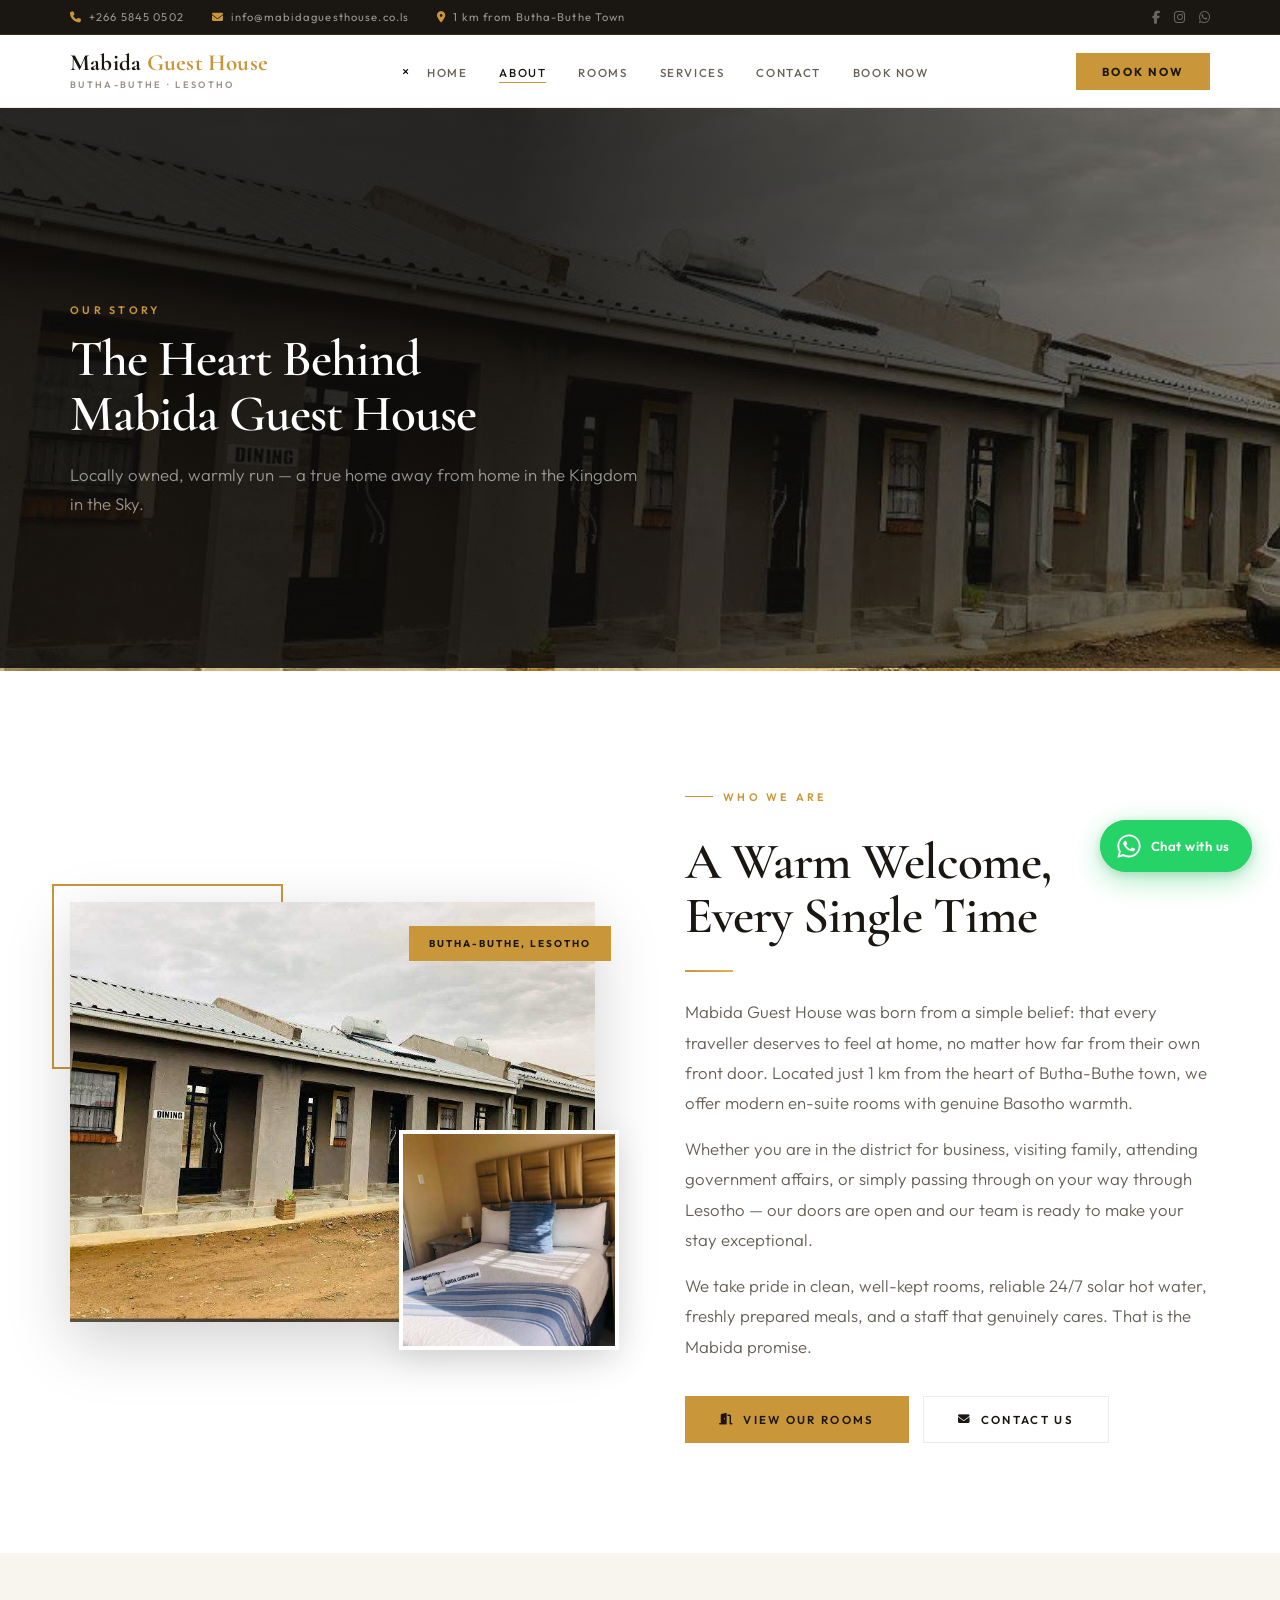
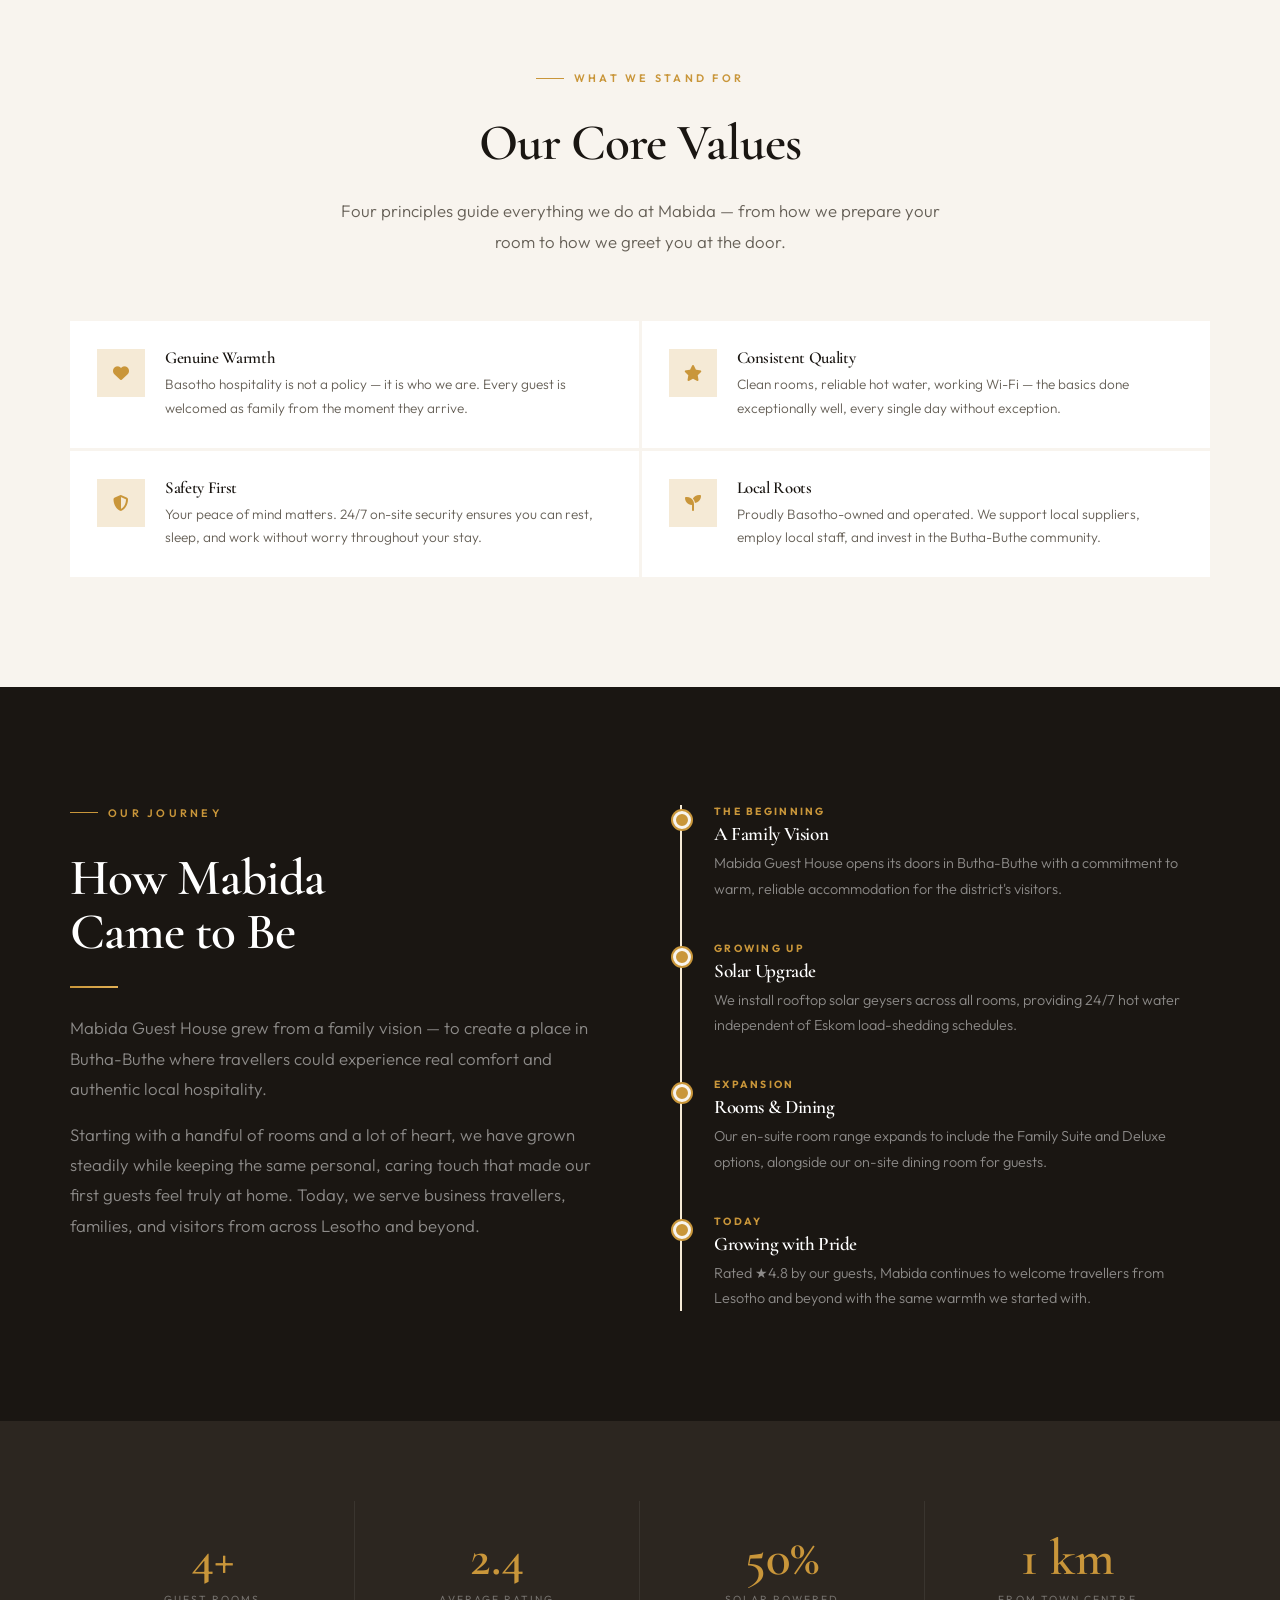
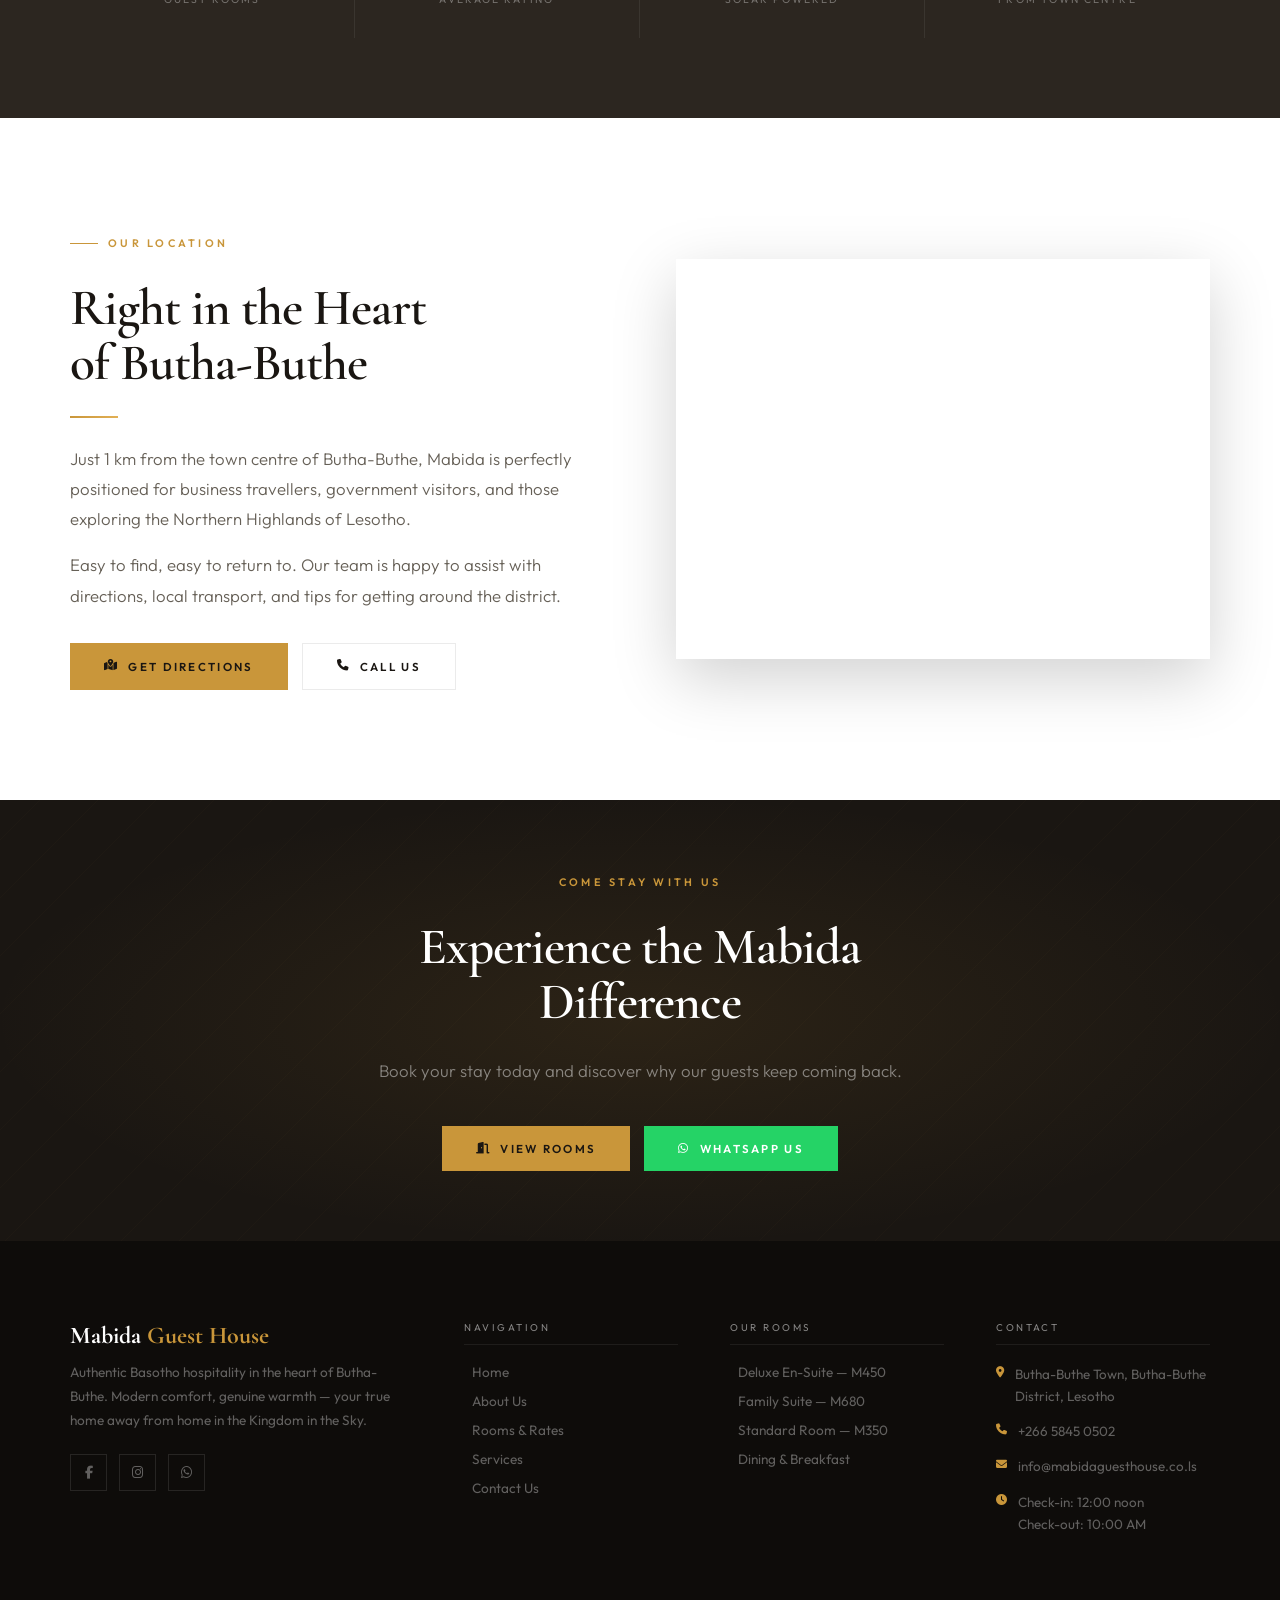
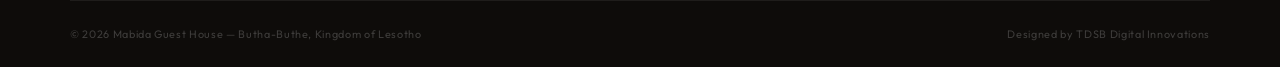
<file: about.html>
<!DOCTYPE html>
<html lang="en">
<head>
<meta charset="UTF-8">
<meta name="viewport" content="width=device-width, initial-scale=1.0">
<meta name="description" content="Learn about Mabida Guest House — our story, values, and the warm Basotho team behind your stay in Butha-Buthe, Lesotho.">
<title>About Us — Mabida Guest House</title>
<link rel="preconnect" href="https://fonts.googleapis.com">
<link rel="preconnect" href="https://fonts.gstatic.com" crossorigin>
<link href="https://fonts.googleapis.com/css2?family=Cormorant+Garamond:ital,wght@0,400;0,600;0,700;1,400;1,600&family=Outfit:wght@300;400;500;600;700&display=swap" rel="stylesheet">
<link rel="stylesheet" href="https://cdnjs.cloudflare.com/ajax/libs/font-awesome/6.5.1/css/all.min.css">
<link rel="stylesheet" href="assets/css/style.css">
<style>
/* ── Page-specific styles ── */
.timeline {
  position:relative;
  padding-left:32px;
  border-left:2px solid var(--gold-pale);
  display:flex;
  flex-direction:column;
  gap:40px;
}
.timeline__item {
  position:relative;
}
.timeline__dot {
  position:absolute;
  left:-41px;
  top:6px;
  width:18px;height:18px;
  background:var(--gold);
  border-radius:50%;
  border:3px solid var(--body-bg);
  box-shadow:0 0 0 2px var(--gold);
  flex-shrink:0;
}
.timeline__year {
  font-size:.65rem;font-weight:700;
  letter-spacing:.22em;text-transform:uppercase;
  color:var(--gold);margin-bottom:6px;
}
.timeline__title {
  font-family:'Cormorant Garamond',serif;
  font-size:1.2rem;font-weight:600;
  margin-bottom:6px;
}
.timeline__body {
  font-size:.9rem;line-height:1.75;
  color:var(--grey-text);font-weight:300;
}
.team-card {
  background:var(--white);
  overflow:hidden;
  transition:transform .35s var(--ease),box-shadow .35s;
}
.team-card:hover{
  transform:translateY(-6px);
  box-shadow:var(--shadow-lg);
}
.team-card__img{
  width:100%;height:240px;
  object-fit:cover;display:block;
  transition:transform .7s var(--ease);
  filter:grayscale(.2);
}
.team-card:hover .team-card__img{transform:scale(1.05);filter:grayscale(0)}
.team-card__body{padding:24px 22px}
.team-card__name{font-size:1.2rem;margin-bottom:4px}
.team-card__role{
  font-size:.65rem;font-weight:600;
  letter-spacing:.2em;text-transform:uppercase;
  color:var(--gold);margin-bottom:10px;
}
.team-card__bio{font-size:.85rem;line-height:1.7;color:var(--grey-text);font-weight:300}
.value-card {
  display:flex;gap:20px;align-items:flex-start;
  padding:28px 24px;
  background:var(--white);
  border-left:3px solid transparent;
  transition:border-color .3s,box-shadow .3s;
}
.value-card:hover{border-color:var(--gold);box-shadow:var(--shadow-sm)}
.value-card__icon{
  width:48px;height:48px;flex-shrink:0;
  background:var(--gold-pale);
  display:flex;align-items:center;justify-content:center;
  color:var(--gold);font-size:1rem;
  transition:background .3s,color .3s;
}
.value-card:hover .value-card__icon{background:var(--gold);color:var(--charcoal)}
.value-card__title{font-size:1.05rem;margin-bottom:6px}
.value-card__desc{font-size:.85rem;line-height:1.7;color:var(--grey-text);font-weight:300}
/* Services page specifics */
.service-full-card {
  background:var(--white);
  overflow:hidden;
  box-shadow:var(--shadow-sm);
  display:grid;grid-template-columns:1fr 1fr;
  transition:box-shadow .35s,transform .35s var(--ease);
}
.service-full-card:hover{
  box-shadow:var(--shadow-lg);transform:translateY(-4px);
}
.service-full-card.reverse{direction:rtl}
.service-full-card.reverse > *{direction:ltr}
@media(max-width:768px){
  .service-full-card,.service-full-card.reverse{grid-template-columns:1fr;direction:ltr}
}
.service-full-card__img{
  width:100%;height:100%;min-height:280px;
  object-fit:cover;display:block;
  transition:transform .7s var(--ease);
}
.service-full-card:hover .service-full-card__img{transform:scale(1.04)}
.service-full-card__body{
  padding:44px 40px;
  display:flex;flex-direction:column;justify-content:center;
}
@media(max-width:600px){.service-full-card__body{padding:30px 24px}}
.service-full-card__icon{
  width:54px;height:54px;
  background:var(--gold);
  display:flex;align-items:center;justify-content:center;
  font-size:1.15rem;color:var(--charcoal);
  margin-bottom:20px;
  transition:background .3s;
}
.service-full-card:hover .service-full-card__icon{background:var(--charcoal);color:var(--gold)}
.service-full-card__name{font-size:1.6rem;margin-bottom:10px}
.service-full-card__desc{
  font-size:.95rem;line-height:1.82;
  color:var(--grey-text);font-weight:300;margin-bottom:18px;
}
.service-full-card__features{
  display:flex;flex-direction:column;gap:8px;
}
.service-full-card__feature{
  display:flex;align-items:center;gap:10px;
  font-size:.85rem;color:var(--grey-text);
}
.service-full-card__feature i{color:var(--gold);font-size:11px;flex-shrink:0}
.amenities-grid{
  display:grid;
  grid-template-columns:repeat(4,1fr);
  gap:3px;
}
@media(max-width:900px){.amenities-grid{grid-template-columns:repeat(2,1fr)}}
@media(max-width:480px){.amenities-grid{grid-template-columns:1fr 1fr}}
.amenity-tile{
  background:var(--white);
  padding:32px 24px;
  text-align:center;
  border-bottom:3px solid transparent;
  transition:border-color .3s,box-shadow .35s,transform .35s var(--ease);
}
.amenity-tile:hover{
  border-color:var(--gold);
  transform:translateY(-5px);
  box-shadow:var(--shadow-md);
}
.amenity-tile__icon{
  width:56px;height:56px;
  background:var(--gold-pale);
  display:flex;align-items:center;justify-content:center;
  margin:0 auto 16px;
  font-size:1.2rem;color:var(--gold);
  transition:background .3s,color .3s;
}
.amenity-tile:hover .amenity-tile__icon{background:var(--gold);color:var(--charcoal)}
.amenity-tile__name{font-size:1rem;margin-bottom:6px}
.amenity-tile__desc{font-size:.8rem;line-height:1.6;color:var(--grey-text);font-weight:300}
</style>
</head>
<body>
<div class="announce-bar">
  <div class="container">
    <div class="announce-bar__inner">
      <div class="announce-bar__contacts">
        <a href="tel:+26658450502"><i class="fa-solid fa-phone"></i><span>+266 5845 0502</span></a>
        <a href="mailto:info@mabidaguesthouse.co.ls"><i class="fa-solid fa-envelope"></i><span>info@mabidaguesthouse.co.ls</span></a>
        <a href="index.html#location"><i class="fa-solid fa-location-dot"></i><span>1 km from Butha-Buthe Town</span></a>
      </div>
      <div class="announce-bar__social">
        <a href="#" aria-label="Facebook"><i class="fa-brands fa-facebook-f"></i></a>
        <a href="#" aria-label="Instagram"><i class="fa-brands fa-instagram"></i></a>
        <a href="https://wa.me/26658450502" aria-label="WhatsApp"><i class="fa-brands fa-whatsapp"></i></a>
      </div>
    </div>
  </div>
</div>
<nav class="navbar" id="navbar">
  <div class="container">
    <div class="navbar__inner">
      <a href="index.html" class="navbar__logo">
        <span class="navbar__logo-name">Mabida <span>Guest House</span></span>
        <span class="navbar__logo-sub">Butha-Buthe &middot; Lesotho</span>
      </a>
      <ul class="navbar__links" id="navLinks">
        <button class="navbar__close" id="navClose" aria-label="Close">&times;</button>
        <li><a href="index.html">Home</a></li>
        <li><a href="about.html" class="active">About</a></li>
        <li><a href="rooms.html">Rooms</a></li>
        <li><a href="services.html">Services</a></li>
        <li><a href="contact.html">Contact</a></li>
        <li><a href="tel:+26658450502" class="nav-book-mobile">Book Now</a></li>
      </ul>
      <a href="tel:+26658450502" class="navbar__cta">Book Now</a>
      <button class="navbar__burger" id="navBurger" aria-label="Menu">
        <span></span><span></span><span></span>
      </button>
    </div>
  </div>
</nav>

<!-- Page Hero -->
<section class="page-hero" style="background-image:url('[data-uri]');background-size:cover;background-position:center 35%;position:relative;">
  <div style="position:absolute;inset:0;background:linear-gradient(to right,rgba(14,12,10,.88) 40%,rgba(14,12,10,.5) 100%);"></div>
  <div class="container" style="position:relative;z-index:1;padding-top:100px;padding-bottom:80px;">
    <div style="max-width:580px;text-align:left;">
      <div class="eyebrow" style="color:var(--gold)">Our Story</div>
      <h1 class="section-heading" style="color:var(--white);margin:14px 0 18px">The Heart Behind<br>Mabida Guest House</h1>
      <p style="font-size:1.05rem;color:rgba(255,255,255,.55);font-weight:300;line-height:1.75">
        Locally owned, warmly run — a true home away from home in the Kingdom in the Sky.
      </p>
    </div>
  </div>
</section>

<!-- Who We Are -->
<section class="section-pad" style="background:var(--white)">
  <div class="container">
    <div class="about__grid">
      <div class="about__images reveal from-left">
        <img class="about__img-main" src="[data-uri]" alt="Mabida Guest House exterior" loading="lazy">
        <img class="about__img-inset" src="[data-uri]" alt="Mabida Guest House room" loading="lazy">
        <div class="about__badge">Butha-Buthe, Lesotho</div>
      </div>
      <div class="reveal from-right">
        <div class="eyebrow">Who We Are</div>
        <h2 class="section-heading">A Warm Welcome,<br>Every Single Time</h2>
        <div class="gold-bar"></div>
        <p class="section-sub">
          Mabida Guest House was born from a simple belief: that every traveller deserves to feel at home, no matter how far from their own front door. Located just 1 km from the heart of Butha-Buthe town, we offer modern en-suite rooms with genuine Basotho warmth.
        </p>
        <p class="section-sub" style="margin-top:16px">
          Whether you are in the district for business, visiting family, attending government affairs, or simply passing through on your way through Lesotho — our doors are open and our team is ready to make your stay exceptional.
        </p>
        <p class="section-sub" style="margin-top:16px">
          We take pride in clean, well-kept rooms, reliable 24/7 solar hot water, freshly prepared meals, and a staff that genuinely cares. That is the Mabida promise.
        </p>
        <div style="margin-top:34px;display:flex;gap:14px;flex-wrap:wrap">
          <a href="rooms.html" class="btn btn--gold"><i class="fa-solid fa-door-open"></i> View Our Rooms</a>
          <a href="contact.html" class="btn btn--outline-dark"><i class="fa-solid fa-envelope"></i> Contact Us</a>
        </div>
      </div>
    </div>
  </div>
</section>

<!-- Our Values -->
<section class="section-pad" style="background:var(--body-bg)">
  <div class="container">
    <div style="text-align:center;max-width:600px;margin:0 auto 64px" class="reveal">
      <div class="eyebrow" style="justify-content:center">
        <span style="display:none"></span>What We Stand For
      </div>
      <h2 class="section-heading">Our Core Values</h2>
      <p class="section-sub" style="margin:0 auto">
        Four principles guide everything we do at Mabida — from how we prepare your room to how we greet you at the door.
      </p>
    </div>
    <div style="display:grid;grid-template-columns:repeat(2,1fr);gap:3px">
      <div class="value-card reveal d1">
        <div class="value-card__icon"><i class="fa-solid fa-heart"></i></div>
        <div>
          <h3 class="value-card__title">Genuine Warmth</h3>
          <p class="value-card__desc">Basotho hospitality is not a policy — it is who we are. Every guest is welcomed as family from the moment they arrive.</p>
        </div>
      </div>
      <div class="value-card reveal d2">
        <div class="value-card__icon"><i class="fa-solid fa-star"></i></div>
        <div>
          <h3 class="value-card__title">Consistent Quality</h3>
          <p class="value-card__desc">Clean rooms, reliable hot water, working Wi-Fi — the basics done exceptionally well, every single day without exception.</p>
        </div>
      </div>
      <div class="value-card reveal d3">
        <div class="value-card__icon"><i class="fa-solid fa-shield-halved"></i></div>
        <div>
          <h3 class="value-card__title">Safety First</h3>
          <p class="value-card__desc">Your peace of mind matters. 24/7 on-site security ensures you can rest, sleep, and work without worry throughout your stay.</p>
        </div>
      </div>
      <div class="value-card reveal d4">
        <div class="value-card__icon"><i class="fa-solid fa-seedling"></i></div>
        <div>
          <h3 class="value-card__title">Local Roots</h3>
          <p class="value-card__desc">Proudly Basotho-owned and operated. We support local suppliers, employ local staff, and invest in the Butha-Buthe community.</p>
        </div>
      </div>
    </div>
  </div>
</section>

<!-- Our Story / Timeline -->
<section class="section-pad" style="background:var(--charcoal)">
  <div class="container">
    <div style="display:grid;grid-template-columns:1fr 1fr;gap:80px;align-items:start">
      <div class="reveal from-left">
        <div class="eyebrow" style="color:var(--gold)">Our Journey</div>
        <h2 class="section-heading" style="color:var(--white)">How Mabida<br>Came to Be</h2>
        <div class="gold-bar"></div>
        <p class="section-sub" style="color:rgba(255,255,255,.5)">
          Mabida Guest House grew from a family vision — to create a place in Butha-Buthe where travellers could experience real comfort and authentic local hospitality.
        </p>
        <p class="section-sub" style="color:rgba(255,255,255,.5);margin-top:16px">
          Starting with a handful of rooms and a lot of heart, we have grown steadily while keeping the same personal, caring touch that made our first guests feel truly at home. Today, we serve business travellers, families, and visitors from across Lesotho and beyond.
        </p>
      </div>
      <div class="reveal from-right" style="padding-top:8px">
        <div class="timeline">
          <div class="timeline__item">
            <div class="timeline__dot"></div>
            <div class="timeline__year">The Beginning</div>
            <h3 class="timeline__title" style="color:var(--white)">A Family Vision</h3>
            <p class="timeline__body" style="color:rgba(255,255,255,.5)">Mabida Guest House opens its doors in Butha-Buthe with a commitment to warm, reliable accommodation for the district's visitors.</p>
          </div>
          <div class="timeline__item">
            <div class="timeline__dot"></div>
            <div class="timeline__year">Growing Up</div>
            <h3 class="timeline__title" style="color:var(--white)">Solar Upgrade</h3>
            <p class="timeline__body" style="color:rgba(255,255,255,.5)">We install rooftop solar geysers across all rooms, providing 24/7 hot water independent of Eskom load-shedding schedules.</p>
          </div>
          <div class="timeline__item">
            <div class="timeline__dot"></div>
            <div class="timeline__year">Expansion</div>
            <h3 class="timeline__title" style="color:var(--white)">Rooms &amp; Dining</h3>
            <p class="timeline__body" style="color:rgba(255,255,255,.5)">Our en-suite room range expands to include the Family Suite and Deluxe options, alongside our on-site dining room for guests.</p>
          </div>
          <div class="timeline__item">
            <div class="timeline__dot"></div>
            <div class="timeline__year">Today</div>
            <h3 class="timeline__title" style="color:var(--white)">Growing with Pride</h3>
            <p class="timeline__body" style="color:rgba(255,255,255,.5)">Rated ★4.8 by our guests, Mabida continues to welcome travellers from Lesotho and beyond with the same warmth we started with.</p>
          </div>
        </div>
      </div>
    </div>
  </div>
</section>

<!-- Stats -->
<section class="stats">
  <div class="container">
    <div class="stats__grid">
      <div class="stats__item reveal d1">
        <div class="stats__num" data-count="8" data-suffix="+">0</div>
        <div class="stats__lbl">Guest Rooms</div>
      </div>
      <div class="stats__item reveal d2">
        <div class="stats__num" data-count="4.8" data-decimals="1">0</div>
        <div class="stats__lbl">Average Rating</div>
      </div>
      <div class="stats__item reveal d3">
        <div class="stats__num" data-count="100" data-suffix="%">0</div>
        <div class="stats__lbl">Solar Powered</div>
      </div>
      <div class="stats__item reveal d4">
        <div class="stats__num" data-count="1" data-suffix=" km">0</div>
        <div class="stats__lbl">From Town Centre</div>
      </div>
    </div>
  </div>
</section>

<!-- Location promise -->
<section class="section-pad" style="background:var(--white)">
  <div class="container">
    <div style="display:grid;grid-template-columns:1fr 1fr;gap:72px;align-items:center">
      <div class="reveal from-left">
        <div class="eyebrow">Our Location</div>
        <h2 class="section-heading">Right in the Heart<br>of Butha-Buthe</h2>
        <div class="gold-bar"></div>
        <p class="section-sub">Just 1 km from the town centre of Butha-Buthe, Mabida is perfectly positioned for business travellers, government visitors, and those exploring the Northern Highlands of Lesotho.</p>
        <p class="section-sub" style="margin-top:16px">Easy to find, easy to return to. Our team is happy to assist with directions, local transport, and tips for getting around the district.</p>
        <div style="margin-top:32px;display:flex;gap:14px;flex-wrap:wrap">
          <a href="contact.html" class="btn btn--gold"><i class="fa-solid fa-map-location-dot"></i> Get Directions</a>
          <a href="tel:+26658450502" class="btn btn--outline-dark"><i class="fa-solid fa-phone"></i> Call Us</a>
        </div>
      </div>
      <div class="reveal from-right" style="height:400px;overflow:hidden;box-shadow:var(--shadow-lg)">
        <iframe
          src="https://www.google.com/maps/embed?pb=!1m18!1m12!1m3!1d14234.5!2d28.2473!3d-28.7456!2m3!1f0!2f0!3f0!3m2!1i1024!2i768!4f13.1!3m3!1m2!1s0x1e8d9a80000!2sButha-Buthe%2C+Lesotho!5e0!3m2!1sen!2sls!4v1700000000000"
          width="100%" height="400" style="border:none;display:block"
          allowfullscreen="" loading="lazy"
          referrerpolicy="no-referrer-when-downgrade"
          title="Mabida Guest House location">
        </iframe>
      </div>
    </div>
  </div>
</section>

<!-- CTA -->
<section class="cta-banner section-pad--sm">
  <div class="container">
    <div class="cta-banner__inner reveal">
      <div class="eyebrow">Come Stay With Us</div>
      <h2 class="section-heading">Experience the Mabida<br>Difference</h2>
      <p class="section-sub">Book your stay today and discover why our guests keep coming back.</p>
      <div class="cta-banner__actions">
        <a href="rooms.html" class="btn btn--gold"><i class="fa-solid fa-door-open"></i> View Rooms</a>
        <a href="https://wa.me/26658450502" target="_blank" class="btn btn--wa"><i class="fa-brands fa-whatsapp"></i> WhatsApp Us</a>
      </div>
    </div>
  </div>
</section>

<footer class="footer">
  <div class="container">
    <div class="footer__grid">
      <div>
        <div class="footer__brand-name">Mabida <span>Guest House</span></div>
        <p class="footer__tagline">Authentic Basotho hospitality in the heart of Butha-Buthe. Modern comfort, genuine warmth — your true home away from home in the Kingdom in the Sky.</p>
        <div class="footer__social">
          <a href="#" aria-label="Facebook"><i class="fa-brands fa-facebook-f"></i></a>
          <a href="#" aria-label="Instagram"><i class="fa-brands fa-instagram"></i></a>
          <a href="https://wa.me/26658450502" aria-label="WhatsApp"><i class="fa-brands fa-whatsapp"></i></a>
        </div>
      </div>
      <div>
        <div class="footer__col-title">Navigation</div>
        <ul class="footer__links">
          <li><a href="index.html">Home</a></li>
          <li><a href="about.html">About Us</a></li>
          <li><a href="rooms.html">Rooms &amp; Rates</a></li>
          <li><a href="services.html">Services</a></li>
          <li><a href="contact.html">Contact Us</a></li>
        </ul>
      </div>
      <div>
        <div class="footer__col-title">Our Rooms</div>
        <ul class="footer__links">
          <li><a href="rooms.html">Deluxe En-Suite &mdash; M450</a></li>
          <li><a href="rooms.html">Family Suite &mdash; M680</a></li>
          <li><a href="rooms.html">Standard Room &mdash; M350</a></li>
          <li><a href="rooms.html">Dining &amp; Breakfast</a></li>
        </ul>
      </div>
      <div>
        <div class="footer__col-title">Contact</div>
        <div class="footer__contact-item"><i class="fa-solid fa-location-dot"></i><span>Butha-Buthe Town, Butha-Buthe District, Lesotho</span></div>
        <div class="footer__contact-item"><i class="fa-solid fa-phone"></i><span><a href="tel:+26658450502">+266 5845 0502</a></span></div>
        <div class="footer__contact-item"><i class="fa-solid fa-envelope"></i><span><a href="mailto:info@mabidaguesthouse.co.ls">info@mabidaguesthouse.co.ls</a></span></div>
        <div class="footer__contact-item"><i class="fa-solid fa-clock"></i><span>Check-in: 12:00 noon<br>Check-out: 10:00 AM</span></div>
      </div>
    </div>
    <div class="footer__bottom">
      <span>&copy; 2026 Mabida Guest House &mdash; Butha-Buthe, Kingdom of Lesotho</span>
      <span>Designed by <a href="https://tdsb-digital-innovations24.github.io" target="_blank">TDSB Digital Innovations</a></span>
    </div>
  </div>
</footer>
<a href="https://wa.me/26658450502" target="_blank" rel="noopener noreferrer" class="wa-float" aria-label="Chat on WhatsApp">
  <svg xmlns="http://www.w3.org/2000/svg" viewBox="0 0 32 32" width="24" height="24" fill="#fff" style="flex-shrink:0">
    <path d="M16 .5C7.4.5.5 7.4.5 16c0 2.7.7 5.3 2 7.6L.5 31.5l8.2-2c2.2 1.2 4.7 1.8 7.3 1.8 8.6 0 15.5-6.9 15.5-15.5S24.6.5 16 .5zm0 28.3c-2.4 0-4.7-.6-6.7-1.8l-.5-.3-5 1.3 1.3-4.8-.3-.5C3.6 20.7 3 18.4 3 16 3 8.8 8.8 3 16 3s13 5.8 13 13-5.8 12.8-13 12.8zm7.1-9.6c-.4-.2-2.3-1.1-2.6-1.2-.4-.1-.6-.2-.9.2s-1 1.2-1.3 1.5c-.2.3-.5.3-.9.1-.4-.2-1.6-.6-3-1.8-1.1-1-1.8-2.2-2.1-2.6-.2-.4 0-.6.2-.8l.6-.7c.2-.2.2-.4.4-.6.1-.2.1-.4 0-.6-.1-.2-.9-2.1-1.2-2.9-.3-.8-.6-.7-.9-.7h-.7c-.3 0-.7.1-1 .4-.4.4-1.3 1.3-1.3 3.1s1.4 3.6 1.6 3.8c.2.3 2.7 4.1 6.5 5.7.9.4 1.6.6 2.2.8.9.3 1.8.2 2.4.1.7-.1 2.3-.9 2.6-1.8.3-.9.3-1.6.2-1.8-.1-.1-.3-.2-.7-.4z"/>
  </svg>
  <span class="wa-label">Chat with us</span>
</a>
<script src="assets/js/main.js"></script>
</body>
</html>
</file>
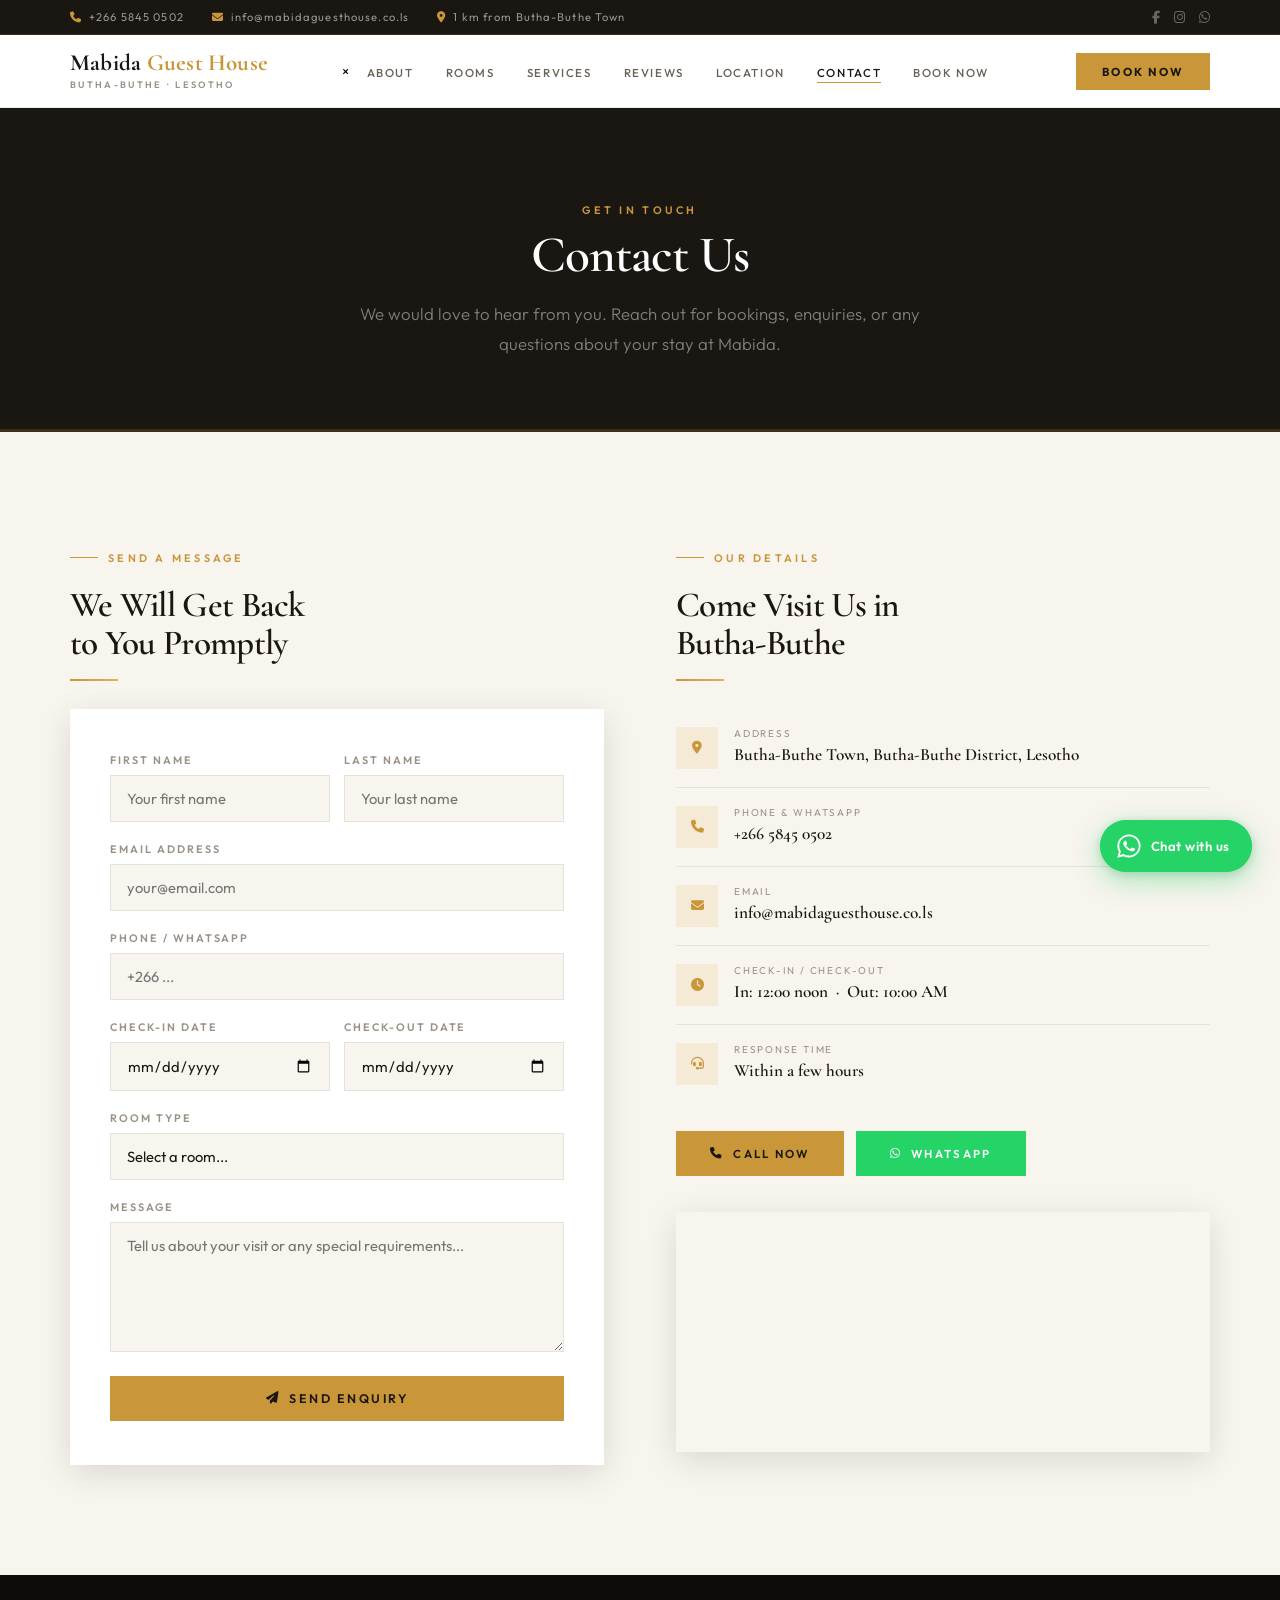
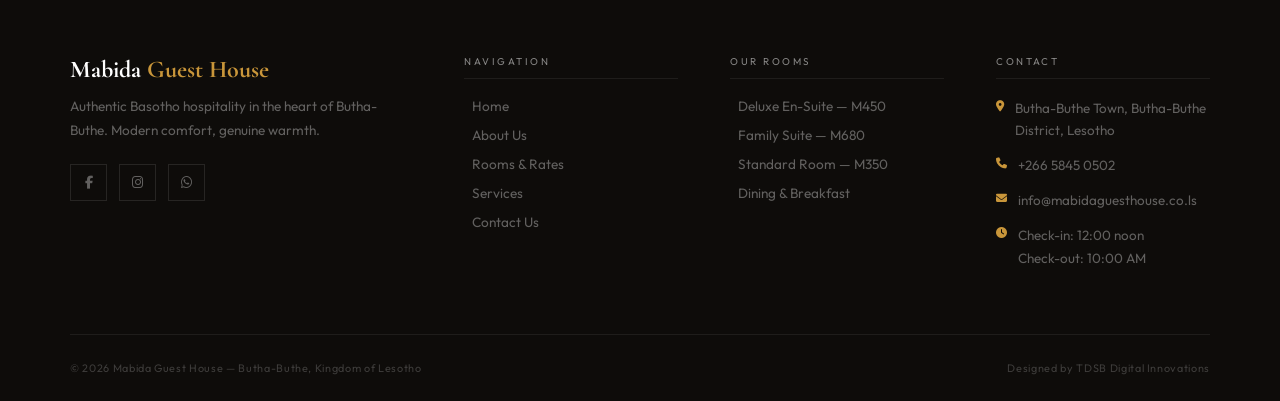
<file: contact.html>
<!DOCTYPE html>
<html lang="en">
<head>
<meta charset="UTF-8">
<meta name="viewport" content="width=device-width, initial-scale=1.0">
<meta name="description" content="Mabida Guest House rooms — Deluxe En-Suite, Family Suite, Standard Room. All with private en-suite bathrooms and 24/7 solar hot water. Butha-Buthe, Lesotho.">
<title>Contact — Mabida Guest House</title>
<link rel="preconnect" href="https://fonts.googleapis.com">
<link rel="preconnect" href="https://fonts.gstatic.com" crossorigin>
<link href="https://fonts.googleapis.com/css2?family=Cormorant+Garamond:ital,wght@0,400;0,600;0,700;1,400;1,600&family=Outfit:wght@300;400;500;600;700&display=swap" rel="stylesheet">
<link rel="stylesheet" href="https://cdnjs.cloudflare.com/ajax/libs/font-awesome/6.5.1/css/all.min.css">
<link rel="stylesheet" href="assets/css/style.css">
</head>
<body>
<div class="announce-bar">
  <div class="container">
    <div class="announce-bar__inner">
      <div class="announce-bar__contacts">
        <a href="tel:+26658450502"><i class="fa-solid fa-phone"></i><span>+266 5845 0502</span></a>
        <a href="mailto:info@mabidaguesthouse.co.ls"><i class="fa-solid fa-envelope"></i><span>info@mabidaguesthouse.co.ls</span></a>
        <a href="index.html#location"><i class="fa-solid fa-location-dot"></i><span>1 km from Butha-Buthe Town</span></a>
      </div>
      <div class="announce-bar__social">
        <a href="#" aria-label="Facebook"><i class="fa-brands fa-facebook-f"></i></a>
        <a href="#" aria-label="Instagram"><i class="fa-brands fa-instagram"></i></a>
        <a href="https://wa.me/26658450502" aria-label="WhatsApp"><i class="fa-brands fa-whatsapp"></i></a>
      </div>
    </div>
  </div>
</div>
<nav class="navbar" id="navbar">
  <div class="container">
    <div class="navbar__inner">
      <a href="index.html" class="navbar__logo">
        <span class="navbar__logo-name">Mabida <span>Guest House</span></span>
        <span class="navbar__logo-sub">Butha-Buthe &middot; Lesotho</span>
      </a>
      <ul class="navbar__links" id="navLinks">
        <button class="navbar__close" id="navClose" aria-label="Close">&times;</button>
        <li><a href="index.html#about">About</a></li>
        <li><a href="rooms.html">Rooms</a></li>
        <li><a href="index.html#whyus">Services</a></li>
        <li><a href="index.html#reviews">Reviews</a></li>
        <li><a href="index.html#location">Location</a></li>
        <li><a href="contact.html" class="active">Contact</a></li>
        <li><a href="tel:+26658450502" class="nav-book-mobile">Book Now</a></li>
      </ul>
      <a href="tel:+26658450502" class="navbar__cta">Book Now</a>
      <button class="navbar__burger" id="navBurger" aria-label="Menu"><span></span><span></span><span></span></button>
    </div>
  </div>
</nav>
<section class="page-hero">
  <div class="container">
    <div class="eyebrow">Get In Touch</div>
    <h1 class="section-heading">Contact Us</h1>
    <p class="section-sub">We would love to hear from you. Reach out for bookings, enquiries, or any questions about your stay at Mabida.</p>
  </div>
</section>
<section class="section-pad" style="background:var(--body-bg)">
  <div class="container">
    <div class="contact-page__grid">
      <!-- Form -->
      <div class="reveal from-left">
        <div class="eyebrow">Send a Message</div>
        <h2 class="section-heading" style="font-size:2.2rem">We Will Get Back<br>to You Promptly</h2>
        <div class="gold-bar"></div>
        <div class="contact-form" style="margin-top:28px">
          <form id="contactForm" novalidate>
            <div class="form-row">
              <div class="form-group">
                <label class="form-label" for="fname">First Name</label>
                <input class="form-input" id="fname" type="text" placeholder="Your first name" required>
              </div>
              <div class="form-group">
                <label class="form-label" for="lname">Last Name</label>
                <input class="form-input" id="lname" type="text" placeholder="Your last name">
              </div>
            </div>
            <div class="form-group">
              <label class="form-label" for="email">Email Address</label>
              <input class="form-input" id="email" type="email" placeholder="your@email.com">
            </div>
            <div class="form-group">
              <label class="form-label" for="phone">Phone / WhatsApp</label>
              <input class="form-input" id="phone" type="tel" placeholder="+266 ...">
            </div>
            <div class="form-row">
              <div class="form-group">
                <label class="form-label" for="checkin">Check-In Date</label>
                <input class="form-input" id="checkin" type="date">
              </div>
              <div class="form-group">
                <label class="form-label" for="checkout">Check-Out Date</label>
                <input class="form-input" id="checkout" type="date">
              </div>
            </div>
            <div class="form-group">
              <label class="form-label" for="roomtype">Room Type</label>
              <select class="form-select form-input" id="roomtype">
                <option value="">Select a room...</option>
                <option>Deluxe En-Suite (M450/night)</option>
                <option>Family Suite (M680/night)</option>
                <option>Standard Room (M350/night)</option>
                <option>Dining / Breakfast enquiry</option>
                <option>General enquiry</option>
              </select>
            </div>
            <div class="form-group">
              <label class="form-label" for="message">Message</label>
              <textarea class="form-textarea" id="message" placeholder="Tell us about your visit or any special requirements..."></textarea>
            </div>
            <button type="submit" class="btn btn--gold" style="width:100%;justify-content:center;font-size:.78rem">
              <i class="fa-solid fa-paper-plane"></i> Send Enquiry
            </button>
          </form>
        </div>
      </div>
      <!-- Info -->
      <div class="reveal from-right">
        <div class="eyebrow">Our Details</div>
        <h2 class="section-heading" style="font-size:2.2rem">Come Visit Us in<br>Butha-Buthe</h2>
        <div class="gold-bar"></div>
        <div class="contact-rows">
          <div class="contact-row">
            <div class="contact-row__icon"><i class="fa-solid fa-location-dot"></i></div>
            <div><div class="contact-row__lbl">Address</div><div class="contact-row__val">Butha-Buthe Town, Butha-Buthe District, Lesotho</div></div>
          </div>
          <div class="contact-row">
            <div class="contact-row__icon"><i class="fa-solid fa-phone"></i></div>
            <div><div class="contact-row__lbl">Phone &amp; WhatsApp</div><div class="contact-row__val"><a href="tel:+26658450502">+266 5845 0502</a></div></div>
          </div>
          <div class="contact-row">
            <div class="contact-row__icon"><i class="fa-solid fa-envelope"></i></div>
            <div><div class="contact-row__lbl">Email</div><div class="contact-row__val"><a href="mailto:info@mabidaguesthouse.co.ls">info@mabidaguesthouse.co.ls</a></div></div>
          </div>
          <div class="contact-row">
            <div class="contact-row__icon"><i class="fa-solid fa-clock"></i></div>
            <div><div class="contact-row__lbl">Check-In / Check-Out</div><div class="contact-row__val">In: 12:00 noon &nbsp;&middot;&nbsp; Out: 10:00 AM</div></div>
          </div>
          <div class="contact-row">
            <div class="contact-row__icon"><i class="fa-solid fa-headset"></i></div>
            <div><div class="contact-row__lbl">Response Time</div><div class="contact-row__val">Within a few hours</div></div>
          </div>
        </div>
        <!-- Quick action buttons -->
        <div style="display:flex;gap:12px;flex-wrap:wrap;margin-top:28px">
          <a href="tel:+26658450502" class="btn btn--gold"><i class="fa-solid fa-phone"></i> Call Now</a>
          <a href="https://wa.me/26658450502" target="_blank" class="btn btn--wa"><i class="fa-brands fa-whatsapp"></i> WhatsApp</a>
        </div>
        <!-- Map inset -->
        <div style="margin-top:36px;height:240px;overflow:hidden;box-shadow:var(--shadow-md)">
          <iframe
            src="https://www.google.com/maps/embed?pb=!1m18!1m12!1m3!1d14234.5!2d28.2473!3d-28.7456!2m3!1f0!2f0!3f0!3m2!1i1024!2i768!4f13.1!3m3!1m2!1s0x1e8d9a80000!2sButha-Buthe%2C+Lesotho!5e0!3m2!1sen!2sls!4v1700000000000"
            width="100%" height="240" style="border:none;display:block"
            allowfullscreen="" loading="lazy" referrerpolicy="no-referrer-when-downgrade"
            title="Mabida Guest House map">
          </iframe>
        </div>
      </div>
    </div>
  </div>
</section>
<footer class="footer">
  <div class="container">
    <div class="footer__grid">
      <div>
        <div class="footer__brand-name">Mabida <span>Guest House</span></div>
        <p class="footer__tagline">Authentic Basotho hospitality in the heart of Butha-Buthe. Modern comfort, genuine warmth.</p>
        <div class="footer__social">
          <a href="#" aria-label="Facebook"><i class="fa-brands fa-facebook-f"></i></a>
          <a href="#" aria-label="Instagram"><i class="fa-brands fa-instagram"></i></a>
          <a href="https://wa.me/26658450502" aria-label="WhatsApp"><i class="fa-brands fa-whatsapp"></i></a>
        </div>
      </div>
      <div>
        <div class="footer__col-title">Navigation</div>
        <ul class="footer__links">
          <li><a href="index.html">Home</a></li>
          <li><a href="index.html#about">About Us</a></li>
          <li><a href="rooms.html">Rooms &amp; Rates</a></li>
          <li><a href="index.html#whyus">Services</a></li>
          <li><a href="contact.html">Contact Us</a></li>
        </ul>
      </div>
      <div>
        <div class="footer__col-title">Our Rooms</div>
        <ul class="footer__links">
          <li><a href="rooms.html">Deluxe En-Suite &mdash; M450</a></li>
          <li><a href="rooms.html">Family Suite &mdash; M680</a></li>
          <li><a href="rooms.html">Standard Room &mdash; M350</a></li>
          <li><a href="rooms.html">Dining &amp; Breakfast</a></li>
        </ul>
      </div>
      <div>
        <div class="footer__col-title">Contact</div>
        <div class="footer__contact-item"><i class="fa-solid fa-location-dot"></i><span>Butha-Buthe Town, Butha-Buthe District, Lesotho</span></div>
        <div class="footer__contact-item"><i class="fa-solid fa-phone"></i><span><a href="tel:+26658450502">+266 5845 0502</a></span></div>
        <div class="footer__contact-item"><i class="fa-solid fa-envelope"></i><span><a href="mailto:info@mabidaguesthouse.co.ls">info@mabidaguesthouse.co.ls</a></span></div>
        <div class="footer__contact-item"><i class="fa-solid fa-clock"></i><span>Check-in: 12:00 noon<br>Check-out: 10:00 AM</span></div>
      </div>
    </div>
    <div class="footer__bottom">
      <span>&copy; 2026 Mabida Guest House &mdash; Butha-Buthe, Kingdom of Lesotho</span>
      <span>Designed by <a href="https://tdsb-digital-innovations24.github.io" target="_blank">TDSB Digital Innovations</a></span>
    </div>
  </div>
</footer>
<a href="https://wa.me/26658450502" target="_blank" rel="noopener noreferrer" class="wa-float" aria-label="Chat on WhatsApp">
  <svg xmlns="http://www.w3.org/2000/svg" viewBox="0 0 32 32" width="24" height="24" fill="#fff" style="flex-shrink:0"><path d="M16 .5C7.4.5.5 7.4.5 16c0 2.7.7 5.3 2 7.6L.5 31.5l8.2-2c2.2 1.2 4.7 1.8 7.3 1.8 8.6 0 15.5-6.9 15.5-15.5S24.6.5 16 .5zm0 28.3c-2.4 0-4.7-.6-6.7-1.8l-.5-.3-5 1.3 1.3-4.8-.3-.5C3.6 20.7 3 18.4 3 16 3 8.8 8.8 3 16 3s13 5.8 13 13-5.8 12.8-13 12.8zm7.1-9.6c-.4-.2-2.3-1.1-2.6-1.2-.4-.1-.6-.2-.9.2s-1 1.2-1.3 1.5c-.2.3-.5.3-.9.1-.4-.2-1.6-.6-3-1.8-1.1-1-1.8-2.2-2.1-2.6-.2-.4 0-.6.2-.8l.6-.7c.2-.2.2-.4.4-.6.1-.2.1-.4 0-.6-.1-.2-.9-2.1-1.2-2.9-.3-.8-.6-.7-.9-.7h-.7c-.3 0-.7.1-1 .4-.4.4-1.3 1.3-1.3 3.1s1.4 3.6 1.6 3.8c.2.3 2.7 4.1 6.5 5.7.9.4 1.6.6 2.2.8.9.3 1.8.2 2.4.1.7-.1 2.3-.9 2.6-1.8.3-.9.3-1.6.2-1.8-.1-.1-.3-.2-.7-.4z"/></svg>
  <span class="wa-label">Chat with us</span>
</a>
<script src="assets/js/main.js"></script>
</body>
</html>
</file>
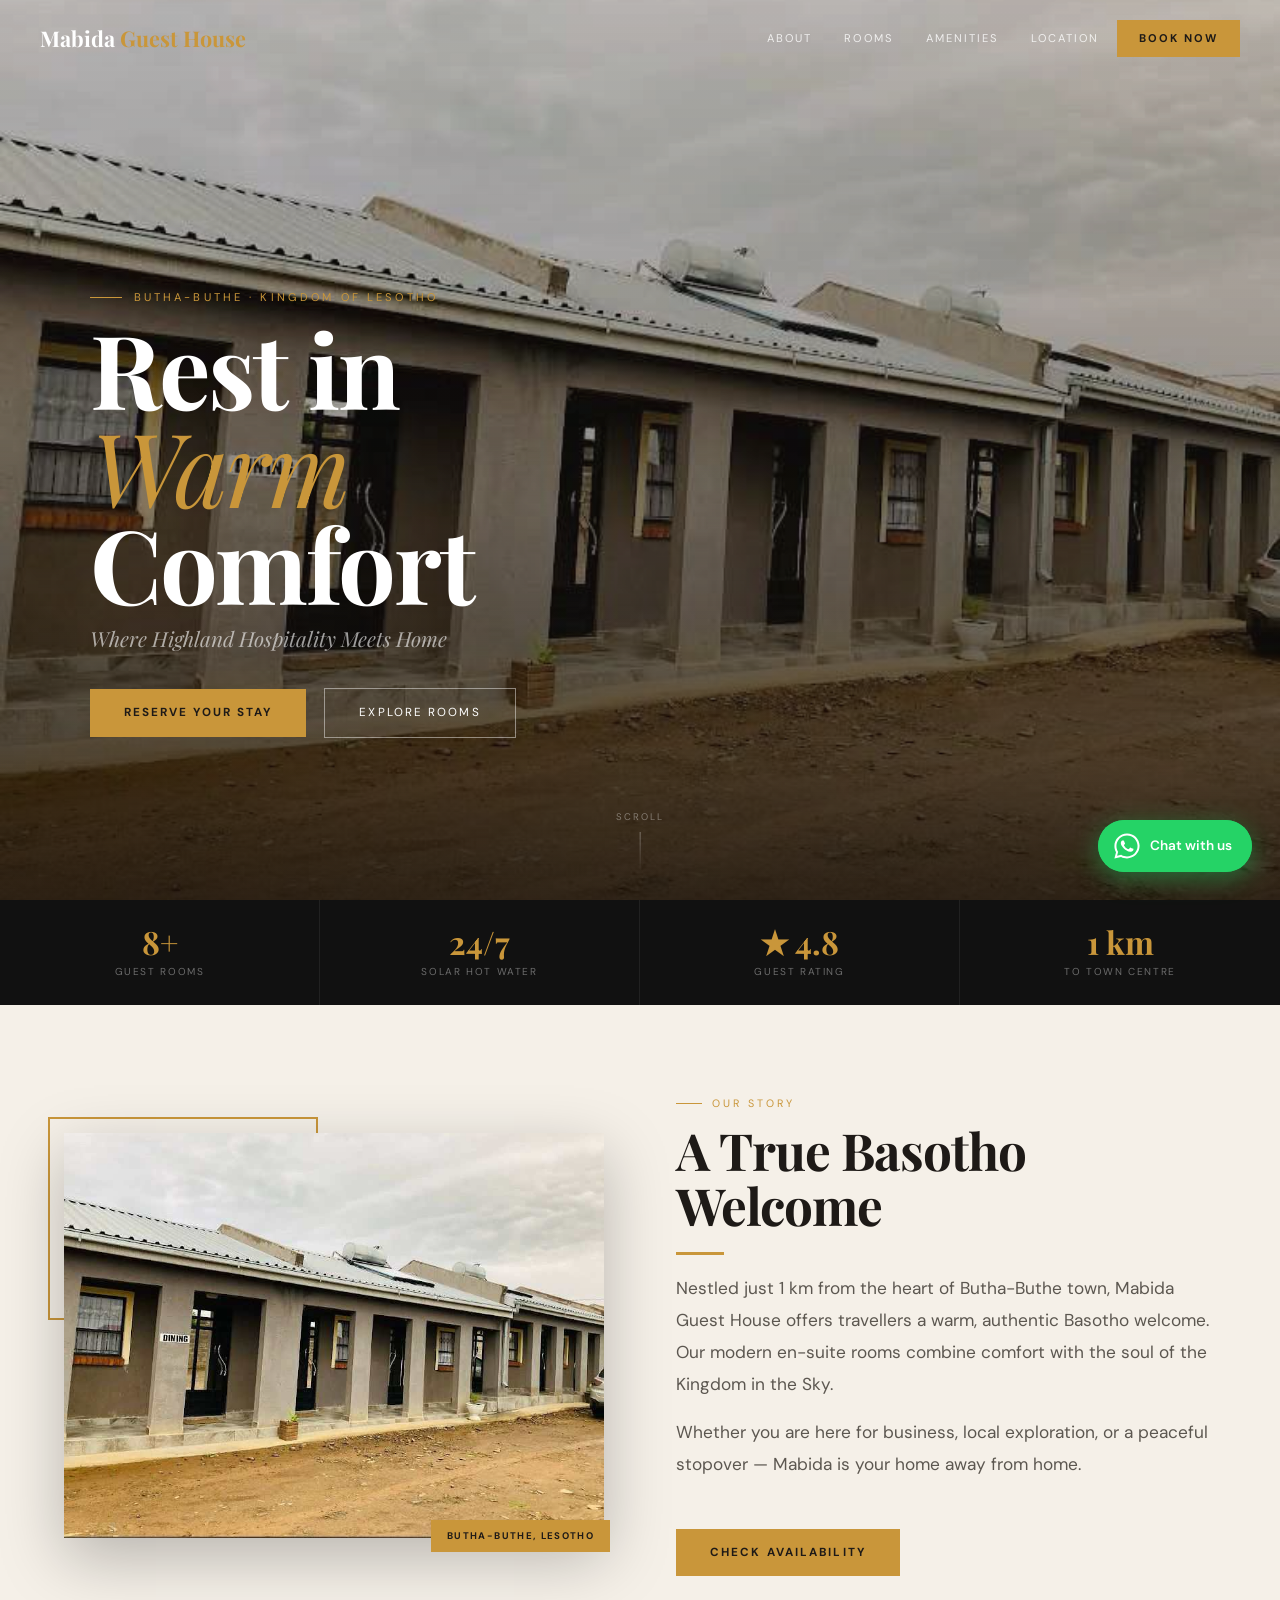
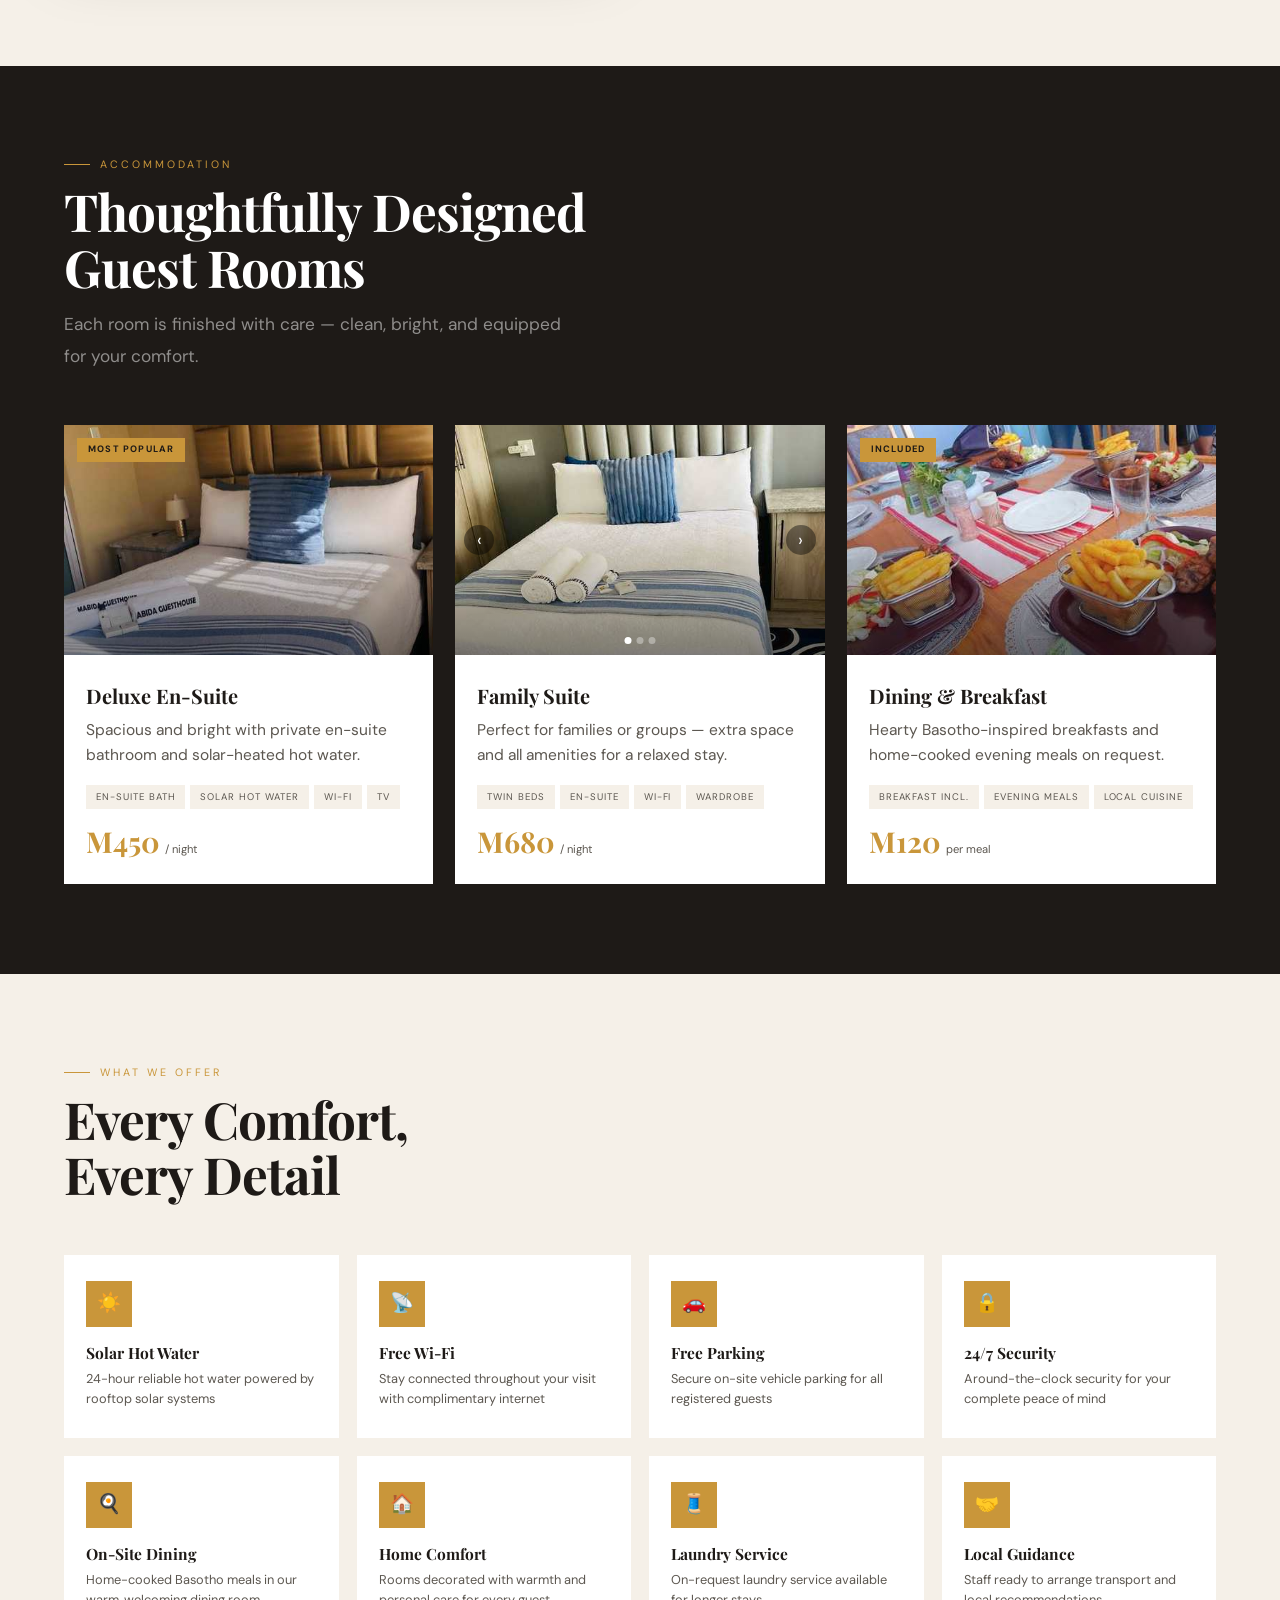
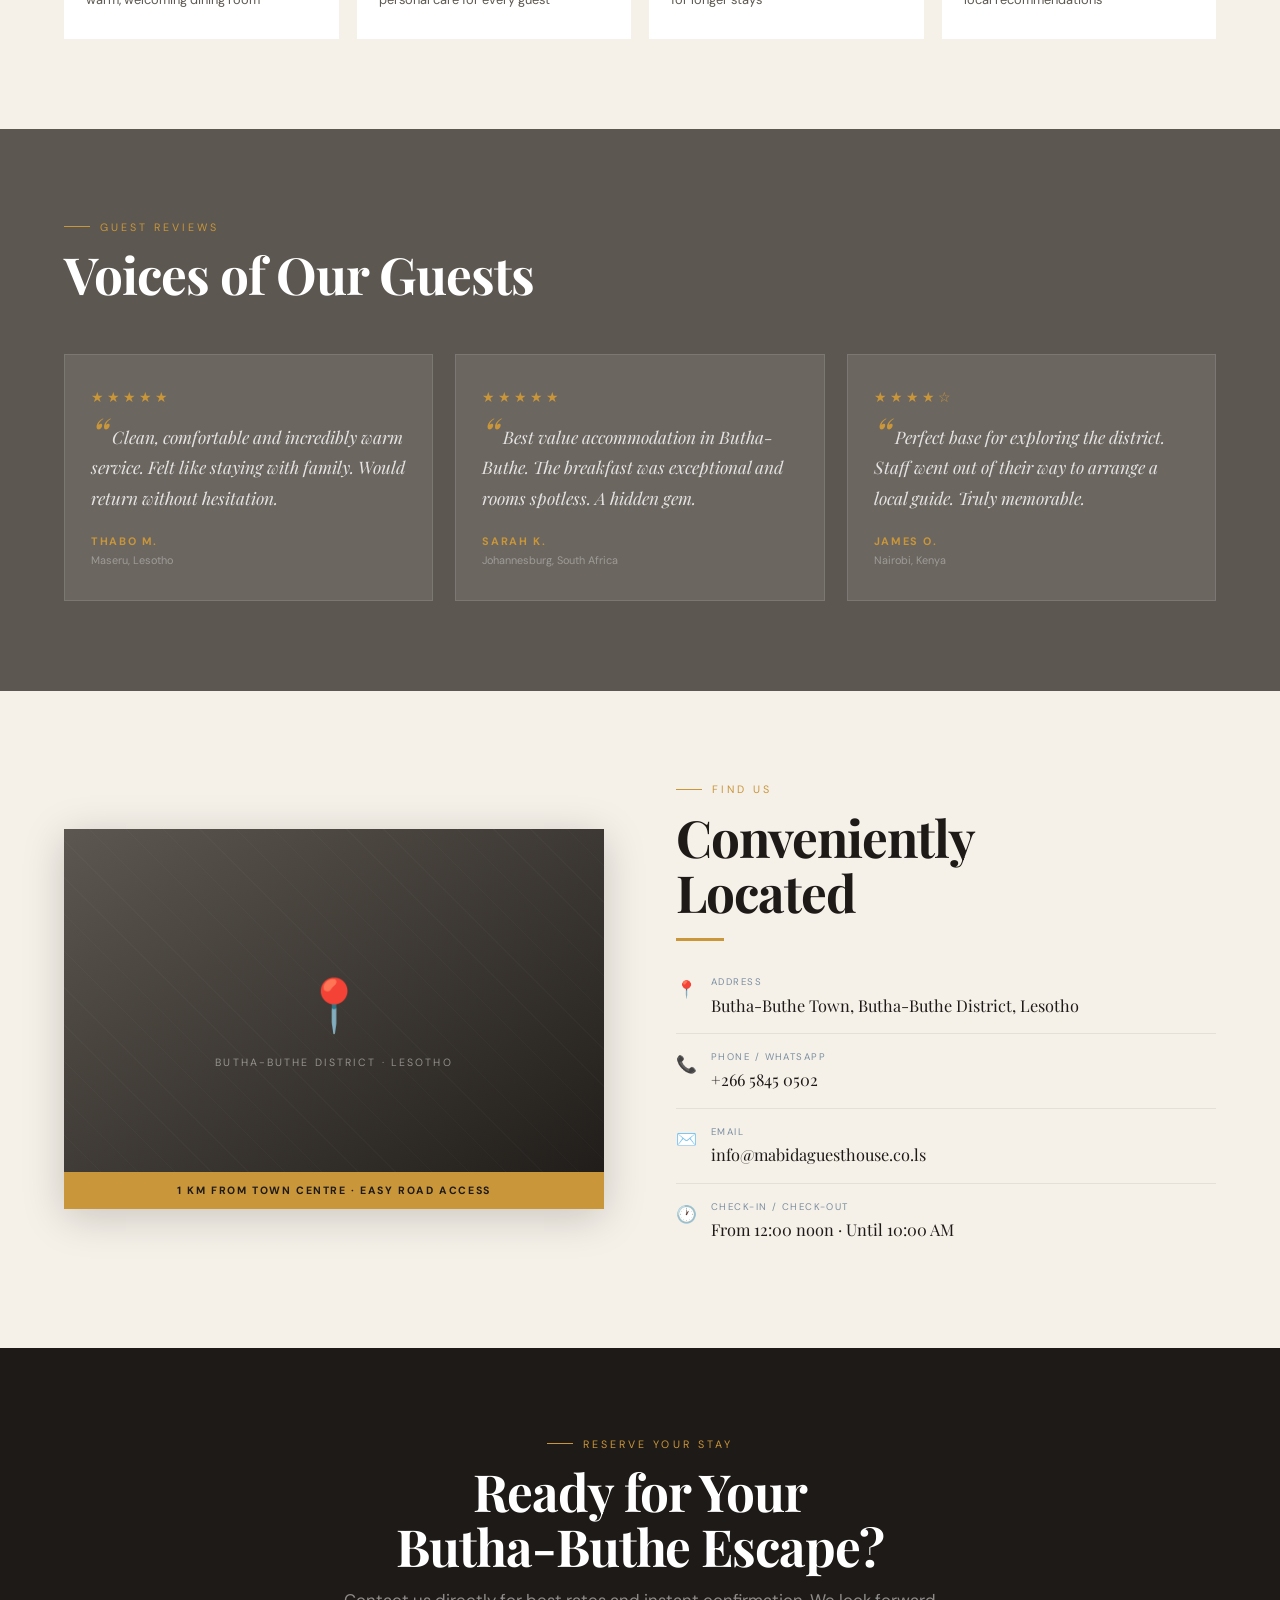
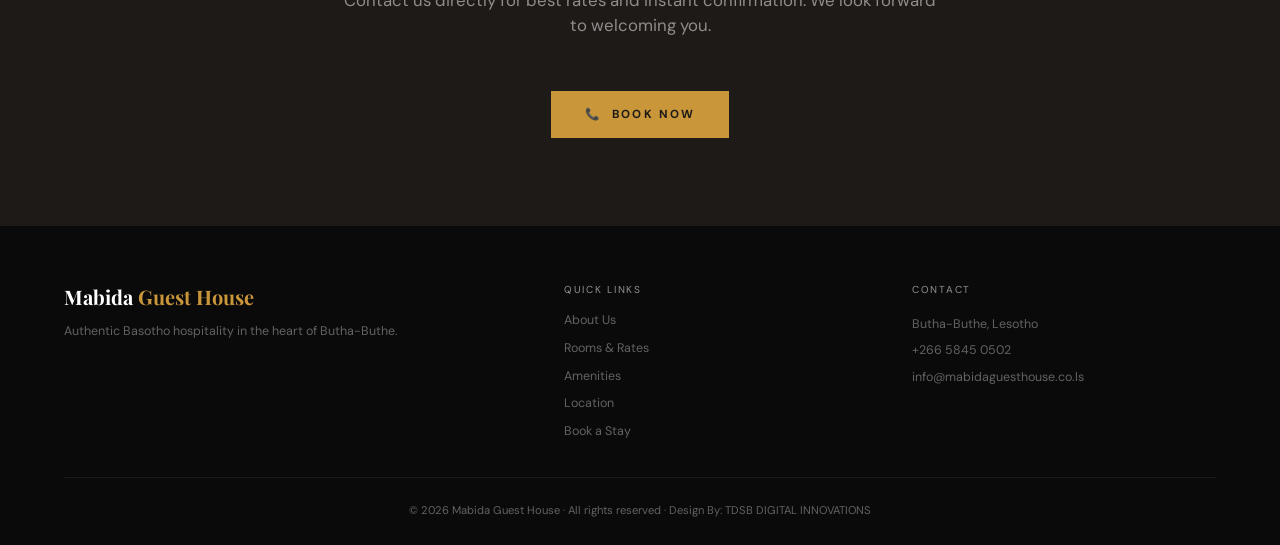
<file: index2.html>
<!DOCTYPE html>
<html lang="en">
<head>
<meta charset="UTF-8">
<meta name="viewport" content="width=device-width, initial-scale=1.0">
<title>Mabida Guest House</title>
<link rel="preconnect" href="https://fonts.googleapis.com">
<link href="https://fonts.googleapis.com/css2?family=Playfair+Display:ital,wght@0,700;1,400&family=DM+Sans:wght@300;400;600&display=swap" rel="stylesheet">
<link href="https://cdn.jsdelivr.net/npm/bootstrap@5.3.2/dist/css/bootstrap.min.css" rel="stylesheet">
<style>
:root {
  --gold: #C9963A;
  --gold-light: #E8B96A;
  --cream: #F5F0E8;
  --charcoal: #1E1A17;
  --dark: #111;
  --grey: #5C5750;
  --slate: #7B8FA1;
  --white: #fff;
}
*,*::before,*::after { box-sizing: border-box; margin: 0; padding: 0; }
body { font-family: 'DM Sans', sans-serif; background: var(--cream); color: var(--charcoal); overflow-x: hidden; }
h1,h2,h3 { font-family: 'Playfair Display', serif; }
a { text-decoration: none; color: inherit; }
img { display: block; max-width: 100%; }

/* NAVBAR */
.navbar {
  position: fixed; top: 0; left: 0; right: 0; z-index: 1000;
  display: flex; align-items: center; justify-content: space-between;
  padding: 20px 40px;
  transition: background .4s, padding .3s, box-shadow .4s;
}
.navbar.scrolled { background: rgba(17,17,17,.97); padding: 12px 40px; box-shadow: 0 2px 30px rgba(0,0,0,.4); }
.nav-brand { font-family: 'Playfair Display', serif; font-size: 1.35rem; color: #fff; font-weight: 700; }
.nav-brand span { color: var(--gold); }
.nav-links { display: flex; align-items: center; gap: 4px; }
.nav-links a { font-size: .7rem; letter-spacing: .18em; text-transform: uppercase; color: rgba(255,255,255,.8); padding: 8px 14px; transition: color .3s; }
.nav-links a:hover { color: var(--gold); }
.nav-book { background: var(--gold) !important; color: var(--charcoal) !important; font-weight: 700 !important; padding: 10px 22px !important; }
.nav-book:hover { background: var(--gold-light) !important; }
.nav-toggle { display: none; flex-direction: column; gap: 5px; cursor: pointer; background: none; border: none; padding: 4px; }
.nav-toggle span { display: block; width: 24px; height: 2px; background: #fff; }
@media(max-width:900px){
  .navbar { padding: 14px 20px; }
  .navbar.scrolled { padding: 10px 20px; }
  .nav-toggle { display: flex; }
  .nav-links { display: none; flex-direction: column; position: fixed; inset: 0; background: rgba(17,17,17,.98); justify-content: center; align-items: center; z-index: 999; gap: 0; }
  .nav-links.open { display: flex; }
  .nav-links a { font-size: 1.1rem; padding: 18px 24px; }
}

/* HERO */
.hero { position: relative; height: 100vh; min-height: 580px; display: flex; align-items: flex-end; overflow: hidden; }
.hero-bg { position: absolute; inset: 0; background: #2a2724; }
.hero-bg img { width: 100%; height: 100%; object-fit: cover; object-position: center 35%; opacity: .8; animation: heroZoom 14s ease-out forwards; }
@keyframes heroZoom { from{transform:scale(1.07)} to{transform:scale(1)} }
.hero-overlay { position: absolute; inset: 0; background: linear-gradient(180deg, rgba(0,0,0,.05) 0%, rgba(17,11,7,.2) 40%, rgba(17,11,7,.82) 100%); }
.hero-content { position: relative; z-index: 2; padding: 0 7vw 8vh; animation: heroUp 1s ease-out both .2s; }
@keyframes heroUp { from{opacity:0;transform:translateY(45px)} to{opacity:1;transform:none} }
.hero-eyebrow { font-size: .7rem; letter-spacing: .28em; text-transform: uppercase; color: var(--gold); margin-bottom: 14px; display: flex; align-items: center; gap: 12px; }
.hero-eyebrow::before { content:''; display:block; width:32px; height:1px; background:var(--gold); }
.hero-h1 { font-family: 'Playfair Display', serif; font-weight: 700; font-size: clamp(3rem, 8vw, 6.5rem); color: #fff; line-height: .95; letter-spacing: -.02em; }
.hero-h1 em { font-style: italic; color: var(--gold); font-weight: 400; }
.hero-tagline { font-family: 'Playfair Display', serif; font-style: italic; font-size: clamp(.95rem, 2vw, 1.3rem); color: rgba(255,255,255,.6); margin-top: 12px; }
.hero-actions { margin-top: 34px; display: flex; gap: 18px; flex-wrap: wrap; align-items: center; }
.btn-gold { background: var(--gold); color: var(--charcoal); border: none; padding: 15px 34px; font-weight: 700; font-size: .73rem; letter-spacing: .18em; text-transform: uppercase; cursor: pointer; display: inline-block; transition: background .3s, transform .25s; }
.btn-gold:hover { background: var(--gold-light); transform: translateY(-3px); color: var(--charcoal); }
.btn-outline { background: transparent; color: #fff; border: 1.5px solid rgba(255,255,255,.45); padding: 15px 34px; font-size: .73rem; letter-spacing: .18em; text-transform: uppercase; cursor: pointer; display: inline-block; transition: border-color .3s, color .3s, transform .25s; }
.btn-outline:hover { border-color: var(--gold); color: var(--gold); transform: translateY(-3px); }
.scroll-hint { position: absolute; bottom: 28px; left: 50%; transform: translateX(-50%); z-index: 2; display: flex; flex-direction: column; align-items: center; gap: 8px; color: rgba(255,255,255,.38); font-size: .6rem; letter-spacing: .22em; text-transform: uppercase; animation: scrollBounce 2.5s infinite; }
.scroll-hint::after { content:''; width:1px; height:40px; background: linear-gradient(to bottom, rgba(255,255,255,.35), transparent); }
@keyframes scrollBounce { 0%,100%{transform:translateX(-50%) translateY(0)} 50%{transform:translateX(-50%) translateY(9px)} }

/* STATS BAR */
.stats-bar { background: #111; }
.stats-inner { display: grid; grid-template-columns: repeat(4,1fr); }
.stat-cell { text-align: center; padding: 26px 16px; border-right: 1px solid rgba(255,255,255,.07); transition: background .3s; }
.stat-cell:last-child { border-right: none; }
.stat-cell:hover { background: rgba(201,150,58,.08); }
.stat-num { font-family: 'Playfair Display', serif; font-size: 2rem; color: var(--gold); font-weight: 700; line-height: 1; }
.stat-lbl { font-size: .63rem; letter-spacing: .16em; text-transform: uppercase; color: rgba(255,255,255,.38); margin-top: 6px; }
@media(max-width:600px){ .stats-inner { grid-template-columns: repeat(2,1fr); } .stat-cell:nth-child(2){border-right:none} .stat-cell:nth-child(3){border-right:1px solid rgba(255,255,255,.07)} }

/* SECTIONS */
section { padding: 90px 0; }
.container { width:100%; max-width:1200px; margin:0 auto; padding:0 24px; }
.eyebrow { font-size: .67rem; letter-spacing: .28em; text-transform: uppercase; color: var(--gold); margin-bottom: 12px; display: flex; align-items: center; gap: 10px; }
.eyebrow::before { content:''; display:block; width:26px; height:1px; background:var(--gold); }
.sec-title { font-family: 'Playfair Display', serif; font-weight: 700; font-size: clamp(1.9rem,4vw,3.2rem); line-height: 1.08; letter-spacing: -.02em; margin-bottom: 14px; }
.sec-body { font-size: 1.08rem; color: var(--grey); line-height: 1.85; }
.gold-bar { width: 48px; height: 3px; background: var(--gold); margin: 18px 0; }

/* ABOUT */
.about-sec { background: var(--cream); }
.about-layout { display: grid; grid-template-columns: 1fr 1fr; gap: 72px; align-items: center; }
.about-img-wrap { position: relative; }
.about-img-wrap::before { content:''; position:absolute; top:-16px; left:-16px; width:50%; height:50%; border:2px solid var(--gold); z-index:0; }
.about-img-wrap::after { content:'Butha-Buthe, Lesotho'; position:absolute; bottom:-14px; right:-6px; background:var(--gold); color:var(--charcoal); font-size:.6rem; font-weight:700; letter-spacing:.14em; text-transform:uppercase; padding:9px 16px; z-index:2; }
.about-img-wrap img { width:100%; aspect-ratio:4/3; object-fit:cover; position:relative; z-index:1; box-shadow:0 20px 60px rgba(0,0,0,.25); }
@media(max-width:900px){ .about-layout{grid-template-columns:1fr;gap:52px} .about-img-wrap::before{display:none} .about-img-wrap::after{right:0} }

/* ROOMS */
.rooms-sec { background: var(--charcoal); }
.rooms-sec .sec-title { color: #fff; }
.rooms-sec .sec-body { color: rgba(255,255,255,.5); }
.rooms-sec .eyebrow { color: var(--gold); }
.rooms-grid { display:grid; grid-template-columns:repeat(3,1fr); gap:22px; margin-top:52px; }
@media(max-width:900px){ .rooms-grid{grid-template-columns:1fr} }
.room-card { background: #fff; overflow: hidden; transition: transform .4s, box-shadow .4s; cursor: pointer; }
.room-card:hover { transform: translateY(-8px); box-shadow: 0 20px 55px rgba(0,0,0,.28); }
.room-card-img { height: 230px; position: relative; overflow: hidden; background: #222; }
.room-card-img > img { width:100%; height:100%; object-fit:cover; display:block; transition:transform .6s ease; }
.room-card:hover .room-card-img > img { transform: scale(1.06); }
.room-card-img-overlay { position:absolute; inset:0; background:linear-gradient(to top,rgba(0,0,0,.45) 0%,transparent 55%); z-index:1; pointer-events:none; }
.room-badge { position:absolute; top:13px; left:13px; z-index:2; background:var(--gold); color:var(--charcoal); font-size:.58rem; font-weight:700; letter-spacing:.13em; text-transform:uppercase; padding:5px 11px; }
.suite-slider { position:absolute; inset:0; }
.suite-slide { width:100%; height:100%; object-fit:cover; position:absolute; inset:0; opacity:0; transition:opacity .7s ease; display:block; }
.suite-slide.active { opacity:1; }
.slider-dots { position:absolute; bottom:11px; left:50%; transform:translateX(-50%); display:flex; gap:5px; z-index:3; }
.slider-dot { width:7px; height:7px; border-radius:50%; background:#fff; opacity:.35; cursor:pointer; transition:opacity .3s; border:none; padding:0; }
.slider-dot.active { opacity:1; }
.slider-btn { position:absolute; top:50%; transform:translateY(-50%); z-index:3; background:rgba(0,0,0,.42); border:none; color:#fff; width:30px; height:30px; border-radius:50%; cursor:pointer; font-size:1.1rem; display:flex; align-items:center; justify-content:center; transition:background .2s; }
.slider-btn:hover { background:rgba(201,150,58,.75); }
.slider-prev { left:9px; } .slider-next { right:9px; }
.room-body { padding:26px 22px; }
.room-name { font-family:'Playfair Display',serif; font-size:1.25rem; font-weight:700; color:var(--charcoal); margin-bottom:7px; }
.room-desc { font-size:.97rem; color:var(--grey); line-height:1.65; margin-bottom:16px; }
.room-tags { display:flex; flex-wrap:wrap; gap:5px; margin-bottom:18px; }
.tag { background:var(--cream); color:var(--grey); font-size:.6rem; letter-spacing:.1em; text-transform:uppercase; padding:5px 10px; }
.room-price { display:flex; align-items:baseline; gap:5px; }
.price-amt { font-family:'Playfair Display',serif; font-size:1.8rem; color:var(--gold); line-height:1; font-weight:700; }
.price-unit { font-size:.7rem; color:var(--grey); }

/* AMENITIES */
.amenities-sec { background: var(--cream); }
.amenities-grid { display:grid; grid-template-columns:repeat(4,1fr); gap:18px; margin-top:52px; }
@media(max-width:1000px){ .amenities-grid{grid-template-columns:repeat(2,1fr)} }
@media(max-width:600px){ .amenities-grid{grid-template-columns:1fr} }
.amenity-card { background:#fff; padding:26px 22px; border-bottom:3px solid transparent; transition:border-color .3s,transform .3s,box-shadow .3s; }
.amenity-card:hover { border-color:var(--gold); transform:translateY(-4px); box-shadow:0 10px 28px rgba(0,0,0,.09); }
.amenity-ico { width:46px; height:46px; background:var(--gold); display:flex; align-items:center; justify-content:center; font-size:1.2rem; margin-bottom:14px; }
.amenity-name { font-family:'Playfair Display',serif; font-size:.97rem; font-weight:700; color:var(--charcoal); margin-bottom:5px; }
.amenity-desc { font-size:.8rem; color:var(--grey); line-height:1.55; }

/* REVIEWS */
.reviews-sec { background: var(--grey); }
.reviews-sec .sec-title { color: #fff; }
.reviews-sec .eyebrow { color: var(--gold); }
.reviews-grid { display:grid; grid-template-columns:repeat(3,1fr); gap:22px; margin-top:52px; }
@media(max-width:900px){ .reviews-grid{grid-template-columns:1fr} }
.review-card { background:rgba(255,255,255,.09); border:1px solid rgba(255,255,255,.11); padding:32px 26px; transition:background .3s; }
.review-card:hover { background:rgba(255,255,255,.14); }
.stars { color:var(--gold); font-size:.88rem; letter-spacing:3px; margin-bottom:14px; }
.review-text { font-family:'Playfair Display',serif; font-size:1.08rem; font-style:italic; color:rgba(255,255,255,.82); line-height:1.75; margin-bottom:20px; }
.review-text::before { content:'“'; font-size:2.8rem; line-height:.35; vertical-align:-.4rem; color:var(--gold); margin-right:3px; }
.reviewer { font-size:.68rem; font-weight:700; letter-spacing:.15em; text-transform:uppercase; color:var(--gold); }
.reviewer-origin { font-size:.68rem; color:rgba(255,255,255,.35); margin-top:3px; }

/* LOCATION */
.location-sec { background: var(--cream); }
.location-layout { display:grid; grid-template-columns:1fr 1fr; gap:72px; align-items:center; }
@media(max-width:900px){ .location-layout{grid-template-columns:1fr;gap:44px} }
.map-box { background:linear-gradient(145deg,var(--grey),var(--charcoal)); height:380px; display:flex; align-items:center; justify-content:center; position:relative; overflow:hidden; box-shadow:0 8px 40px rgba(0,0,0,.18); }
.map-box::before { content:''; position:absolute; inset:0; background:repeating-linear-gradient(45deg,rgba(255,255,255,.02) 0,rgba(255,255,255,.02) 1px,transparent 1px,transparent 26px); }
.map-pin-wrap { text-align:center; position:relative; z-index:1; }
.map-pin { font-size:3.2rem; animation:pinDrop .8s ease-out; }
@keyframes pinDrop { from{opacity:0;transform:translateY(-26px)} to{opacity:1;transform:none} }
.map-pin-label { margin-top:10px; font-size:.66rem; letter-spacing:.2em; text-transform:uppercase; color:rgba(255,255,255,.45); }
.map-bottom-tag { position:absolute; bottom:0; left:0; right:0; background:var(--gold); color:var(--charcoal); font-size:.66rem; font-weight:700; letter-spacing:.15em; text-transform:uppercase; padding:11px 18px; text-align:center; }
.contact-item { display:flex; gap:14px; align-items:flex-start; padding:16px 0; border-bottom:1px solid rgba(0,0,0,.07); }
.contact-item:last-child { border:none; }
.c-ico { font-size:1.05rem; flex-shrink:0; margin-top:2px; }
.c-label { font-size:.6rem; letter-spacing:.15em; text-transform:uppercase; color:var(--slate); margin-bottom:3px; }
.c-val { font-family:'Playfair Display',serif; font-size:1.02rem; color:var(--charcoal); }

/* CTA */
.cta-sec { background:var(--charcoal); padding:88px 0; text-align:center; }
.cta-sec .eyebrow { justify-content:center; }
.phone-below { margin-top:18px; font-family:'Playfair Display',serif; font-style:italic; font-size:1.05rem; color:rgba(255,255,255,.38); }
.phone-below a { color:var(--gold); font-weight:700; }

/* FOOTER */
footer { background:#0a0a0a; padding:56px 0 26px; color:rgba(255,255,255,.36); font-size:.78rem; }
.footer-grid { display:grid; grid-template-columns:1.5fr 1fr 1fr; gap:44px; padding-bottom:36px; border-bottom:1px solid rgba(255,255,255,.07); margin-bottom:24px; }
@media(max-width:900px){ .footer-grid{grid-template-columns:1fr} }
.footer-brand { font-family:'Playfair Display',serif; font-size:1.25rem; color:#fff; font-weight:700; margin-bottom:9px; }
.footer-brand span { color:var(--gold); }
.footer-col-title { font-size:.63rem; letter-spacing:.17em; text-transform:uppercase; color:rgba(255,255,255,.55); margin-bottom:14px; }
.footer-links { display:flex; flex-direction:column; gap:9px; }
.footer-links a { color:rgba(255,255,255,.36); transition:color .3s; }
.footer-links a:hover { color:var(--gold); }
.footer-copy { text-align:center; font-size:.7rem; }

/* SCROLL REVEAL */
.reveal { opacity:0; transform:translateY(32px); transition:opacity .8s ease,transform .8s ease; }
.reveal.from-left { transform:translateX(-32px); }
.reveal.from-right { transform:translateX(32px); }
.reveal.visible { opacity:1; transform:none; }
.delay-1{transition-delay:.1s} .delay-2{transition-delay:.22s} .delay-3{transition-delay:.34s} .delay-4{transition-delay:.46s}

/* WHATSAPP FLOAT */
.wa-float { position:fixed; bottom:28px; right:28px; z-index:9999; background:#25D366; color:#fff; display:flex; align-items:center; gap:10px; padding:13px 20px 13px 16px; border-radius:50px; box-shadow:0 6px 24px rgba(37,211,102,.45),0 2px 8px rgba(0,0,0,.18); font-family:'DM Sans',sans-serif; font-size:.85rem; font-weight:600; text-decoration:none; transition:transform .3s,box-shadow .3s; overflow:hidden; white-space:nowrap; }
.wa-float:hover { transform:translateY(-4px) scale(1.04); box-shadow:0 12px 32px rgba(37,211,102,.55),0 4px 12px rgba(0,0,0,.2); color:#fff; }
.wa-float::before { content:''; position:absolute; inset:0; border-radius:50px; background:#25D366; animation:waPulse 2.4s ease-out infinite; z-index:-1; }
@keyframes waPulse { 0%{transform:scale(1);opacity:.6} 70%,100%{transform:scale(1.35);opacity:0} }
@media(max-width:600px){ .wa-float{padding:14px;border-radius:50%;bottom:20px;right:20px} .wa-label{display:none} }
</style>
</head>
<body>

<!-- NAVBAR -->
<nav class="navbar" id="mainNav">
  <a href="#" class="nav-brand">Mabida <span>Guest House</span></a>
  <div class="nav-links" id="navLinks">
    <a href="#about" onclick="closeNav()">About</a>
    <a href="#rooms" onclick="closeNav()">Rooms</a>
    <a href="#amenities" onclick="closeNav()">Amenities</a>
    <a href="#location" onclick="closeNav()">Location</a>
    <a href="#book" class="nav-book" onclick="closeNav()">Book Now</a>
  </div>
  <button class="nav-toggle" id="navToggle" aria-label="Menu" onclick="toggleNav()">
    <span></span><span></span><span></span>
  </button>
</nav>

<!-- HERO -->
<section class="hero">
  <div class="hero-bg">
    <img src="[data-uri]" alt="Mabida Guest House — Butha-Buthe, Lesotho" loading="eager">
  </div>
  <div class="hero-overlay"></div>
  <div class="hero-content">
    <div class="hero-eyebrow">Butha-Buthe &middot; Kingdom of Lesotho</div>
    <h1 class="hero-h1">Rest in<br><em>Warm</em><br>Comfort</h1>
    <p class="hero-tagline">Where Highland Hospitality Meets Home</p>
    <div class="hero-actions">
      <a href="#book" class="btn-gold">Reserve Your Stay</a>
      <a href="#rooms" class="btn-outline">Explore Rooms</a>
    </div>
  </div>
  <div class="scroll-hint">Scroll</div>
</section>

<!-- STATS -->
<div class="stats-bar">
  <div class="stats-inner">
    <div class="stat-cell"><div class="stat-num">8+</div><div class="stat-lbl">Guest Rooms</div></div>
    <div class="stat-cell"><div class="stat-num">24/7</div><div class="stat-lbl">Solar Hot Water</div></div>
    <div class="stat-cell"><div class="stat-num">&#9733; 4.8</div><div class="stat-lbl">Guest Rating</div></div>
    <div class="stat-cell"><div class="stat-num">1 km</div><div class="stat-lbl">To Town Centre</div></div>
  </div>
</div>

<!-- ABOUT -->
<section class="about-sec" id="about">
  <div class="container">
    <div class="about-layout">
      <div class="reveal from-left">
        <div class="about-img-wrap">
          <img src="[data-uri]" alt="Mabida Guest House" loading="lazy">
        </div>
      </div>
      <div class="reveal from-right">
        <div class="eyebrow">Our Story</div>
        <h2 class="sec-title">A True Basotho<br>Welcome</h2>
        <div class="gold-bar"></div>
        <p class="sec-body">Nestled just 1 km from the heart of Butha-Buthe town, Mabida Guest House offers travellers a warm, authentic Basotho welcome. Our modern en-suite rooms combine comfort with the soul of the Kingdom in the Sky.</p>
        <p class="sec-body" style="margin-top:16px">Whether you are here for business, local exploration, or a peaceful stopover — Mabida is your home away from home.</p>
        <a href="#book" class="btn-gold" style="margin-top:32px;display:inline-block">Check Availability</a>
      </div>
    </div>
  </div>
</section>

<!-- ROOMS -->
<section class="rooms-sec" id="rooms">
  <div class="container">
    <div class="reveal">
      <div class="eyebrow">Accommodation</div>
      <h2 class="sec-title">Thoughtfully Designed<br>Guest Rooms</h2>
      <p class="sec-body" style="max-width:500px">Each room is finished with care — clean, bright, and equipped for your comfort.</p>
    </div>
    <div class="rooms-grid">

      <div class="room-card reveal delay-1">
        <div class="room-card-img">
          <img src="[data-uri]" alt="Deluxe En-Suite Room" loading="lazy">
          <div class="room-card-img-overlay"></div>
          <div class="room-badge">Most Popular</div>
        </div>
        <div class="room-body">
          <div class="room-name">Deluxe En-Suite</div>
          <p class="room-desc">Spacious and bright with private en-suite bathroom and solar-heated hot water.</p>
          <div class="room-tags"><span class="tag">En-Suite Bath</span><span class="tag">Solar Hot Water</span><span class="tag">Wi-Fi</span><span class="tag">TV</span></div>
          <div class="room-price"><span class="price-amt">M450</span><span class="price-unit">/ night</span></div>
        </div>
      </div>

      <div class="room-card reveal delay-2">
        <div class="room-card-img" style="position:relative">
          <div class="suite-slider">
            <img class="suite-slide active" src="[data-uri]" alt="Family Suite" loading="lazy">
            <img class="suite-slide" src="[data-uri]" alt="Family Suite" loading="lazy">
            <img class="suite-slide" src="[data-uri]" alt="Family Suite" loading="lazy">
          </div>
          <div class="room-card-img-overlay"></div>
          <div class="slider-dots">
            <button class="slider-dot active" data-idx="0"></button>
            <button class="slider-dot" data-idx="1"></button>
            <button class="slider-dot" data-idx="2"></button>
          </div>
          <button class="slider-btn slider-prev">&#8249;</button>
          <button class="slider-btn slider-next">&#8250;</button>
        </div>
        <div class="room-body">
          <div class="room-name">Family Suite</div>
          <p class="room-desc">Perfect for families or groups — extra space and all amenities for a relaxed stay.</p>
          <div class="room-tags"><span class="tag">Twin Beds</span><span class="tag">En-Suite</span><span class="tag">Wi-Fi</span><span class="tag">Wardrobe</span></div>
          <div class="room-price"><span class="price-amt">M680</span><span class="price-unit">/ night</span></div>
        </div>
      </div>

      <div class="room-card reveal delay-3">
        <div class="room-card-img">
          <img src="[data-uri]" alt="Dining & Breakfast" loading="lazy">
          <div class="room-card-img-overlay"></div>
          <div class="room-badge">Included</div>
        </div>
        <div class="room-body">
          <div class="room-name">Dining &amp; Breakfast</div>
          <p class="room-desc">Hearty Basotho-inspired breakfasts and home-cooked evening meals on request.</p>
          <div class="room-tags"><span class="tag">Breakfast Incl.</span><span class="tag">Evening Meals</span><span class="tag">Local Cuisine</span></div>
          <div class="room-price"><span class="price-amt">M120</span><span class="price-unit">per meal</span></div>
        </div>
      </div>

    </div>
  </div>
</section>

<!-- AMENITIES -->
<section class="amenities-sec" id="amenities">
  <div class="container">
    <div class="reveal">
      <div class="eyebrow">What We Offer</div>
      <h2 class="sec-title">Every Comfort,<br>Every Detail</h2>
    </div>
    <div class="amenities-grid">
      <div class="amenity-card reveal delay-1"><div class="amenity-ico">&#9728;&#65039;</div><div class="amenity-name">Solar Hot Water</div><div class="amenity-desc">24-hour reliable hot water powered by rooftop solar systems</div></div>
      <div class="amenity-card reveal delay-2"><div class="amenity-ico">&#128225;</div><div class="amenity-name">Free Wi-Fi</div><div class="amenity-desc">Stay connected throughout your visit with complimentary internet</div></div>
      <div class="amenity-card reveal delay-3"><div class="amenity-ico">&#128663;</div><div class="amenity-name">Free Parking</div><div class="amenity-desc">Secure on-site vehicle parking for all registered guests</div></div>
      <div class="amenity-card reveal delay-4"><div class="amenity-ico">&#128274;</div><div class="amenity-name">24/7 Security</div><div class="amenity-desc">Around-the-clock security for your complete peace of mind</div></div>
      <div class="amenity-card reveal delay-1"><div class="amenity-ico">&#127859;</div><div class="amenity-name">On-Site Dining</div><div class="amenity-desc">Home-cooked Basotho meals in our warm, welcoming dining room</div></div>
      <div class="amenity-card reveal delay-2"><div class="amenity-ico">&#127968;</div><div class="amenity-name">Home Comfort</div><div class="amenity-desc">Rooms decorated with warmth and personal care for every guest</div></div>
      <div class="amenity-card reveal delay-3"><div class="amenity-ico">&#129525;</div><div class="amenity-name">Laundry Service</div><div class="amenity-desc">On-request laundry service available for longer stays</div></div>
      <div class="amenity-card reveal delay-4"><div class="amenity-ico">&#129309;</div><div class="amenity-name">Local Guidance</div><div class="amenity-desc">Staff ready to arrange transport and local recommendations</div></div>
    </div>
  </div>
</section>

<!-- REVIEWS -->
<section class="reviews-sec" id="reviews">
  <div class="container">
    <div class="reveal">
      <div class="eyebrow">Guest Reviews</div>
      <h2 class="sec-title">Voices of Our Guests</h2>
    </div>
    <div class="reviews-grid">
      <div class="review-card reveal delay-1">
        <div class="stars">&#9733;&#9733;&#9733;&#9733;&#9733;</div>
        <p class="review-text">Clean, comfortable and incredibly warm service. Felt like staying with family. Would return without hesitation.</p>
        <div class="reviewer">Thabo M.</div><div class="reviewer-origin">Maseru, Lesotho</div>
      </div>
      <div class="review-card reveal delay-2">
        <div class="stars">&#9733;&#9733;&#9733;&#9733;&#9733;</div>
        <p class="review-text">Best value accommodation in Butha-Buthe. The breakfast was exceptional and rooms spotless. A hidden gem.</p>
        <div class="reviewer">Sarah K.</div><div class="reviewer-origin">Johannesburg, South Africa</div>
      </div>
      <div class="review-card reveal delay-3">
        <div class="stars">&#9733;&#9733;&#9733;&#9733;&#9734;</div>
        <p class="review-text">Perfect base for exploring the district. Staff went out of their way to arrange a local guide. Truly memorable.</p>
        <div class="reviewer">James O.</div><div class="reviewer-origin">Nairobi, Kenya</div>
      </div>
    </div>
  </div>
</section>

<!-- LOCATION -->
<section class="location-sec" id="location">
  <div class="container">
    <div class="location-layout">
      <div class="reveal from-left">
        <div class="map-box">
          <div class="map-pin-wrap">
            <div class="map-pin">&#128205;</div>
            <div class="map-pin-label">Butha-Buthe District &middot; Lesotho</div>
          </div>
          <div class="map-bottom-tag">1 km from Town Centre &middot; Easy Road Access</div>
        </div>
      </div>
      <div class="reveal from-right">
        <div class="eyebrow">Find Us</div>
        <h2 class="sec-title">Conveniently<br>Located</h2>
        <div class="gold-bar"></div>
        <div class="contact-item"><span class="c-ico">&#128205;</span><div><div class="c-label">Address</div><div class="c-val">Butha-Buthe Town, Butha-Buthe District, Lesotho</div></div></div>
        <div class="contact-item"><span class="c-ico">&#128222;</span><div><div class="c-label">Phone / WhatsApp</div><div class="c-val"><a href="tel:+26658450502" style="color:var(--charcoal)">+266 5845 0502</a></div></div></div>
        <div class="contact-item"><span class="c-ico">&#9993;&#65039;</span><div><div class="c-label">Email</div><div class="c-val"><a href="mailto:info@mabidaguesthouse.co.ls" style="color:var(--charcoal)">info@mabidaguesthouse.co.ls</a></div></div></div>
        <div class="contact-item"><span class="c-ico">&#128336;</span><div><div class="c-label">Check-in / Check-out</div><div class="c-val">From 12:00 noon &middot; Until 10:00 AM</div></div></div>
      </div>
    </div>
  </div>
</section>

<!-- CTA -->
<section class="cta-sec" id="book">
  <div class="container">
    <div style="max-width:600px;margin:0 auto" class="reveal">
      <div class="eyebrow">Reserve Your Stay</div>
      <h2 class="sec-title" style="color:#fff">Ready for Your<br>Butha-Buthe Escape?</h2>
      <p style="color:rgba(255,255,255,.5);margin-top:12px;font-size:1.05rem">Contact us directly for best rates and instant confirmation. We look forward to welcoming you.</p>
      <a href="tel:+26658450502" class="btn-gold" style="margin-top:36px;display:inline-block">&#128222;&nbsp; Book Now</a>
       </div>
  </div>
</section>

<!-- FOOTER -->
<footer>
  <div class="container">
    <div class="footer-grid">
      <div>
        <div class="footer-brand">Mabida <span>Guest House</span></div>
        <p style="line-height:1.75">Authentic Basotho hospitality in the heart of Butha-Buthe.</p>
      </div>
      <div>
        <div class="footer-col-title">Quick Links</div>
        <div class="footer-links">
          <a href="#about">About Us</a><a href="#rooms">Rooms &amp; Rates</a>
          <a href="#amenities">Amenities</a><a href="#location">Location</a><a href="#book">Book a Stay</a>
        </div>
      </div>
      <div>
        <div class="footer-col-title">Contact</div>
        <div style="line-height:2.1">
          <div>Butha-Buthe, Lesotho</div>
          <div>+266 5845 0502</div>
          <div>info@mabidaguesthouse.co.ls</div>
        </div>
      </div>
    </div>
    <div class="footer-copy">&copy; 2026 Mabida Guest House &middot; All rights reserved &middot; Design By: TDSB DIGITAL INNOVATIONS</div>
  </div>
</footer>

<!-- WHATSAPP FLOAT -->
<a href="https://wa.me/26658450502" target="_blank" rel="noopener" class="wa-float" aria-label="Chat on WhatsApp">
  <svg xmlns="http://www.w3.org/2000/svg" viewBox="0 0 32 32" width="26" height="26" fill="#fff"><path d="M16 .5C7.4.5.5 7.4.5 16c0 2.7.7 5.3 2 7.6L.5 31.5l8.2-2c2.2 1.2 4.7 1.8 7.3 1.8 8.6 0 15.5-6.9 15.5-15.5S24.6.5 16 .5zm0 28.3c-2.4 0-4.7-.6-6.7-1.8l-.5-.3-5 1.3 1.3-4.8-.3-.5C3.6 20.7 3 18.4 3 16 3 8.8 8.8 3 16 3s13 5.8 13 13-5.8 12.8-13 12.8zm7.1-9.6c-.4-.2-2.3-1.1-2.6-1.2-.4-.1-.6-.2-.9.2s-1 1.2-1.3 1.5c-.2.3-.5.3-.9.1-.4-.2-1.6-.6-3-1.8-1.1-1-1.8-2.2-2.1-2.6-.2-.4 0-.6.2-.8l.6-.7c.2-.2.2-.4.4-.6.1-.2.1-.4 0-.6-.1-.2-.9-2.1-1.2-2.9-.3-.8-.6-.7-.9-.7h-.7c-.3 0-.7.1-1 .4-.4.4-1.3 1.3-1.3 3.1s1.4 3.6 1.6 3.8c.2.3 2.7 4.1 6.5 5.7.9.4 1.6.6 2.2.8.9.3 1.8.2 2.4.1.7-.1 2.3-.9 2.6-1.8.3-.9.3-1.6.2-1.8-.1-.1-.3-.2-.7-.4z"/></svg>
  <span class="wa-label">Chat with us</span>
</a>

<script src="https://cdn.jsdelivr.net/npm/bootstrap@5.3.2/dist/js/bootstrap.bundle.min.js"></script>
<script>
// Navbar
var nav=document.getElementById('mainNav');
window.addEventListener('scroll',function(){nav.classList.toggle('scrolled',window.scrollY>60);});
function toggleNav(){document.getElementById('navLinks').classList.toggle('open');}
function closeNav(){document.getElementById('navLinks').classList.remove('open');}

// Scroll reveal
var obs=new IntersectionObserver(function(entries){
  entries.forEach(function(e){if(e.isIntersecting)e.target.classList.add('visible');});
},{threshold:0.08,rootMargin:'0px 0px -30px 0px'});
document.querySelectorAll('.reveal').forEach(function(el){obs.observe(el);});

// Smooth scroll
document.querySelectorAll('a[href^="#"]').forEach(function(a){
  a.addEventListener('click',function(e){
    var t=document.querySelector(this.getAttribute('href'));
    if(t){e.preventDefault();t.scrollIntoView({behavior:'smooth'});}
  });
});

// Slider
(function(){
  var slides=document.querySelectorAll('.suite-slide');
  var dots=document.querySelectorAll('.slider-dot');
  if(!slides.length)return;
  var cur=0,timer;
  function goTo(n){
    slides[cur].classList.remove('active');dots[cur].classList.remove('active');
    cur=(n+slides.length)%slides.length;
    slides[cur].classList.add('active');dots[cur].classList.add('active');
  }
  function next(){goTo(cur+1);}
  function prev(){goTo(cur-1);}
  function startTimer(){timer=setInterval(next,4000);}
  function resetTimer(){clearInterval(timer);startTimer();}
  document.querySelector('.slider-next').addEventListener('click',function(){next();resetTimer();});
  document.querySelector('.slider-prev').addEventListener('click',function(){prev();resetTimer();});
  dots.forEach(function(d){d.addEventListener('click',function(){goTo(+this.dataset.idx);resetTimer();});});
  startTimer();
})();
</script>
</body>
</html>
</file>
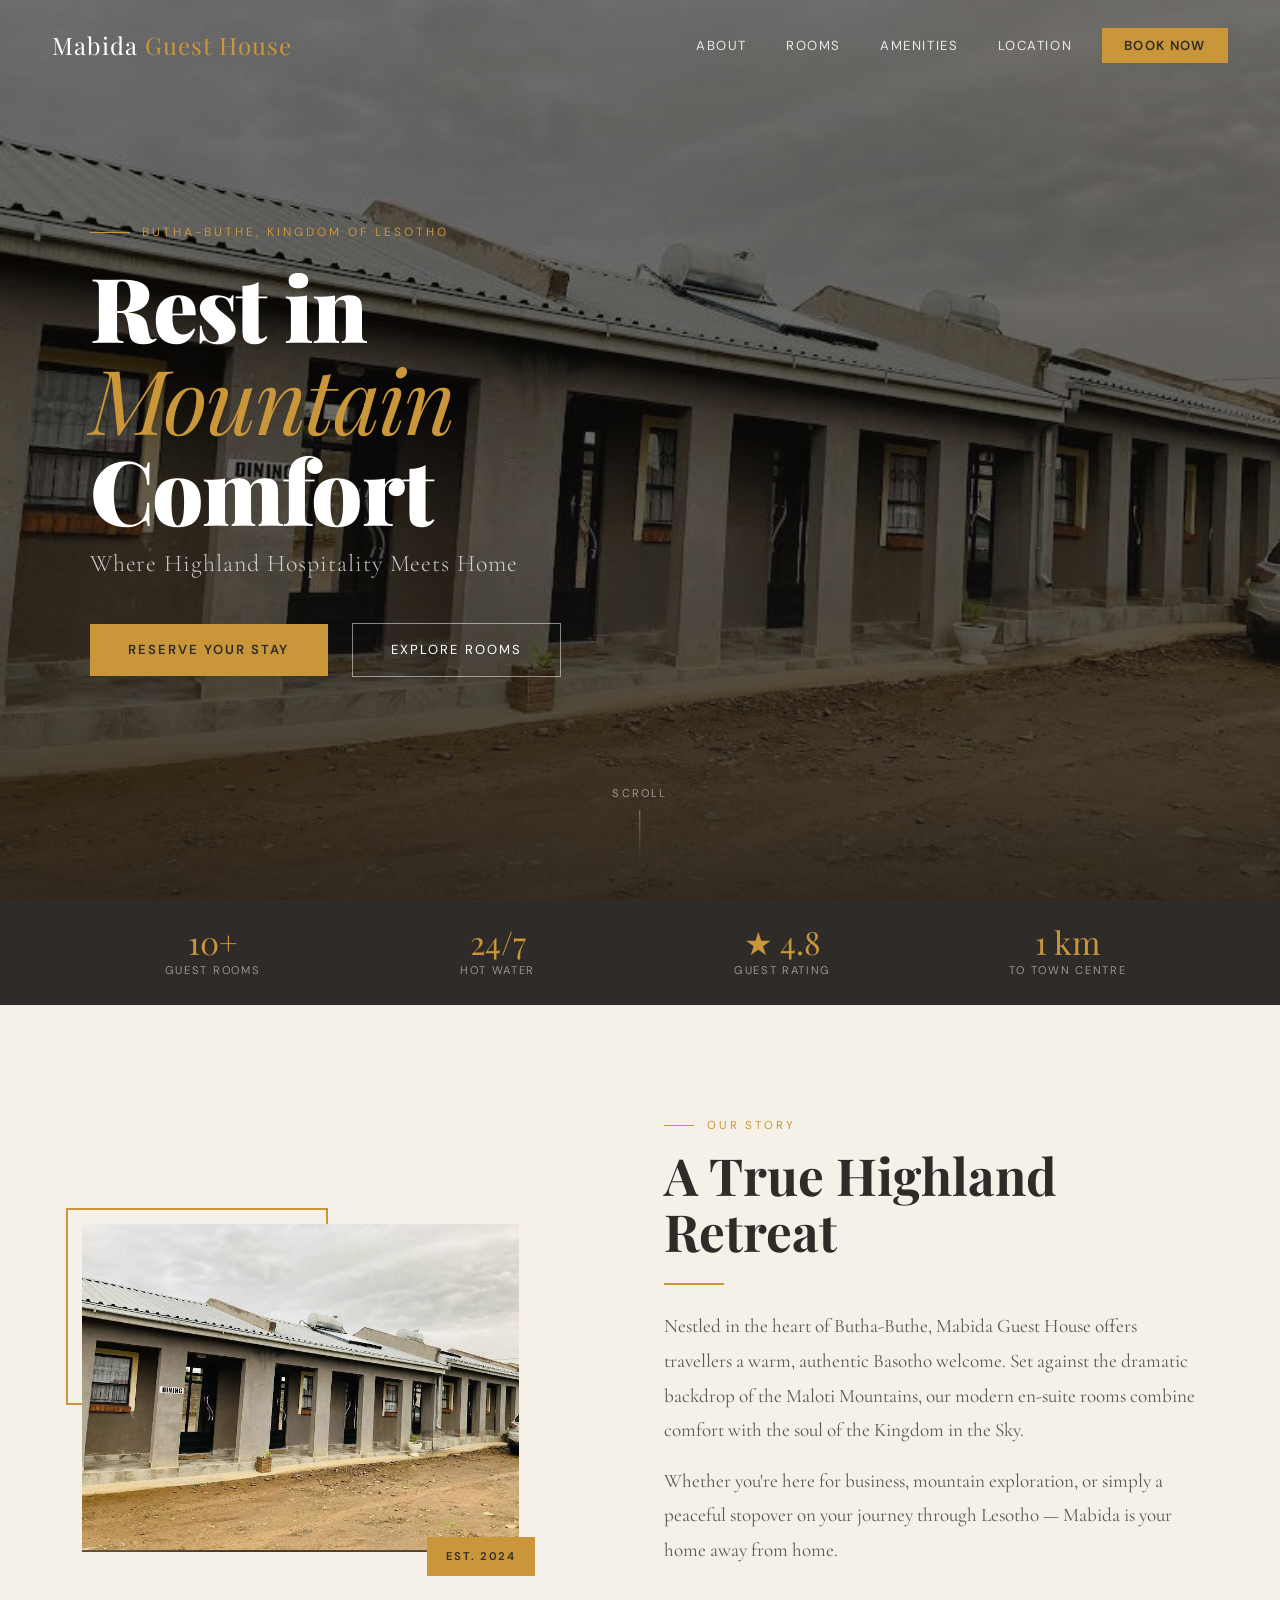
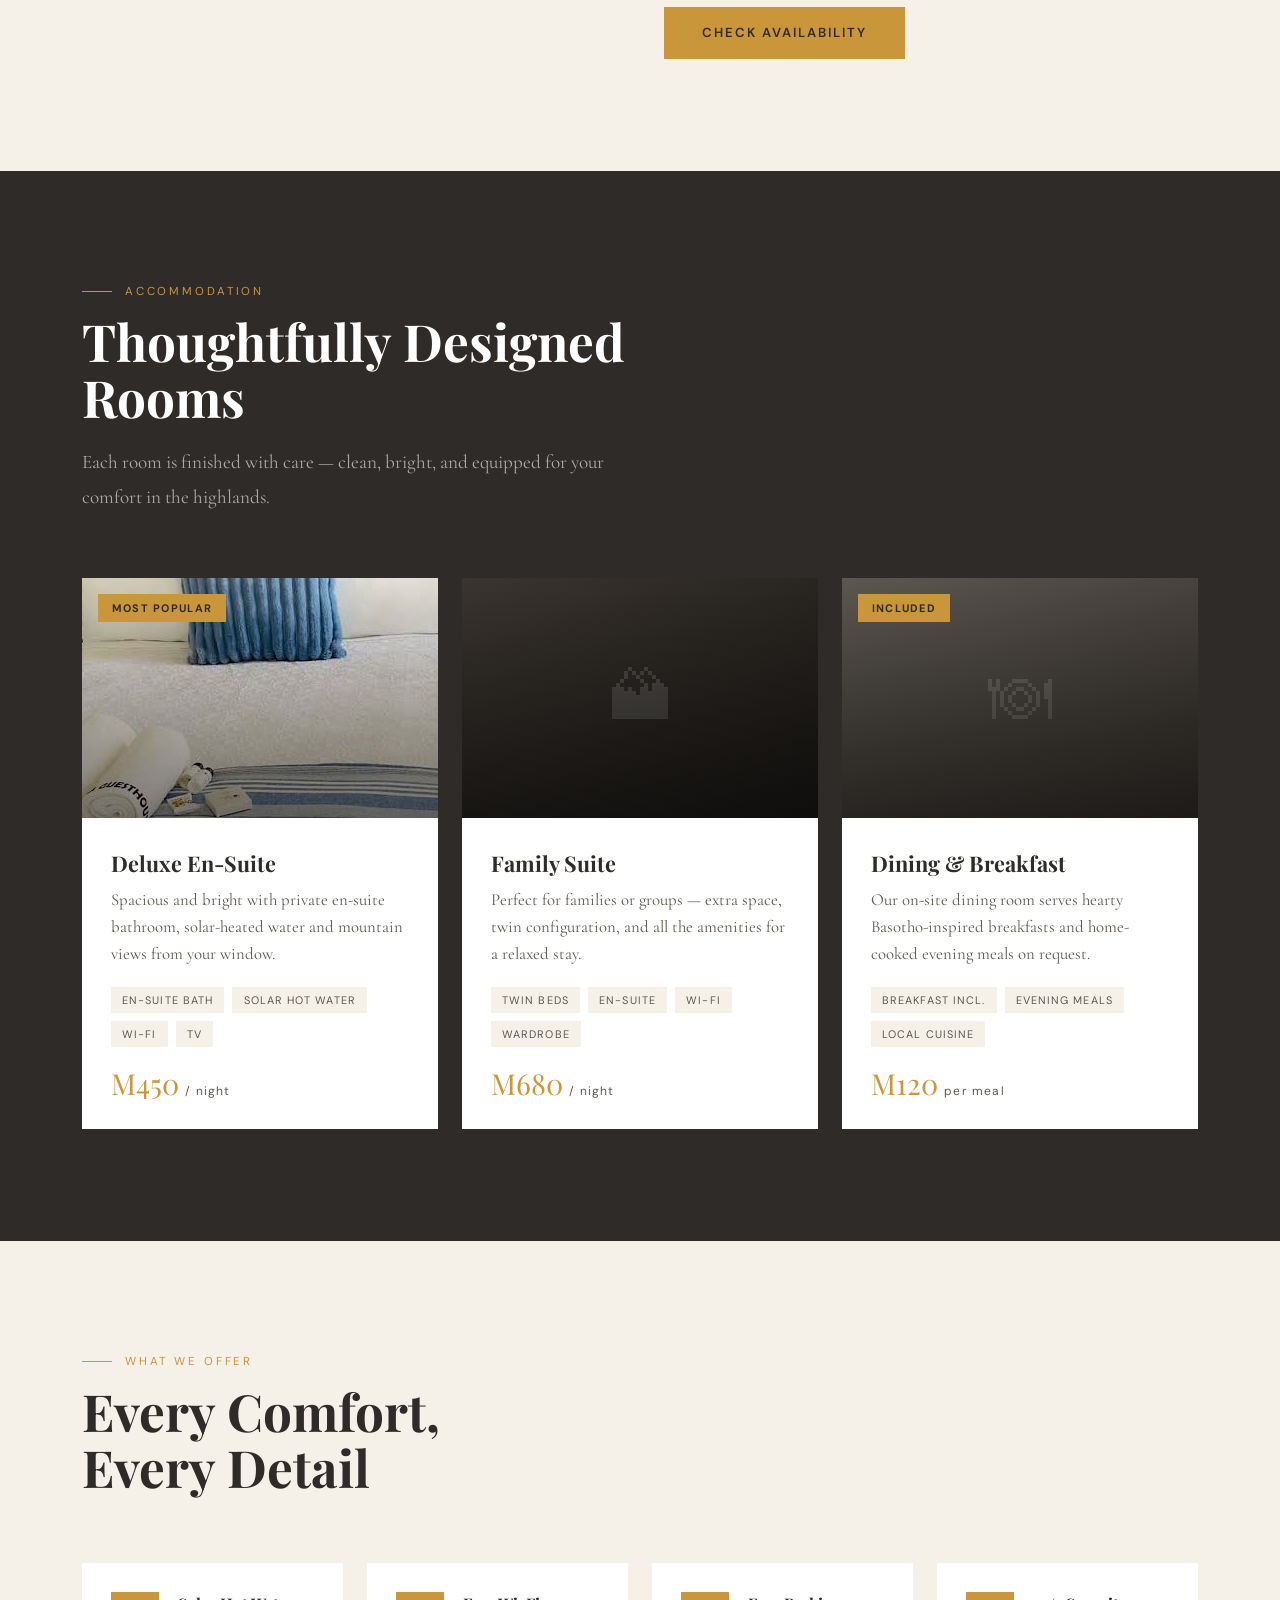
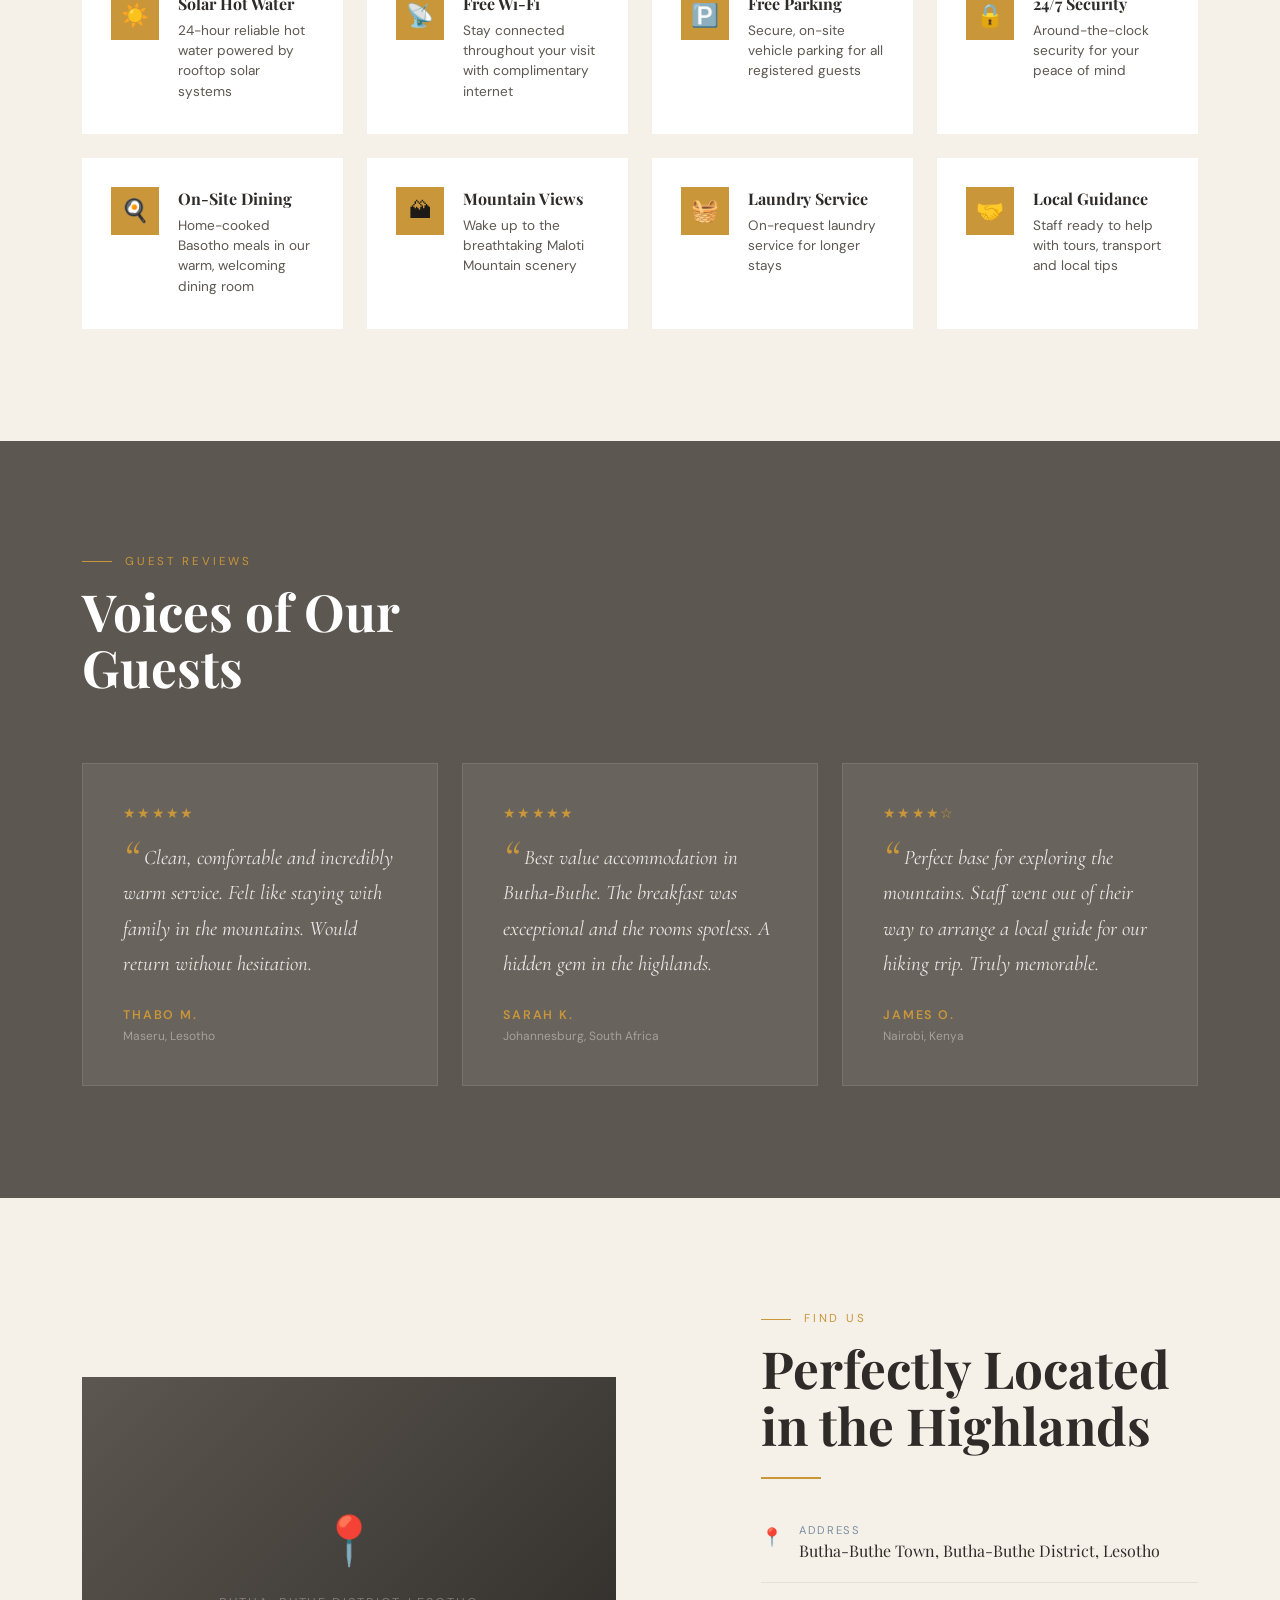
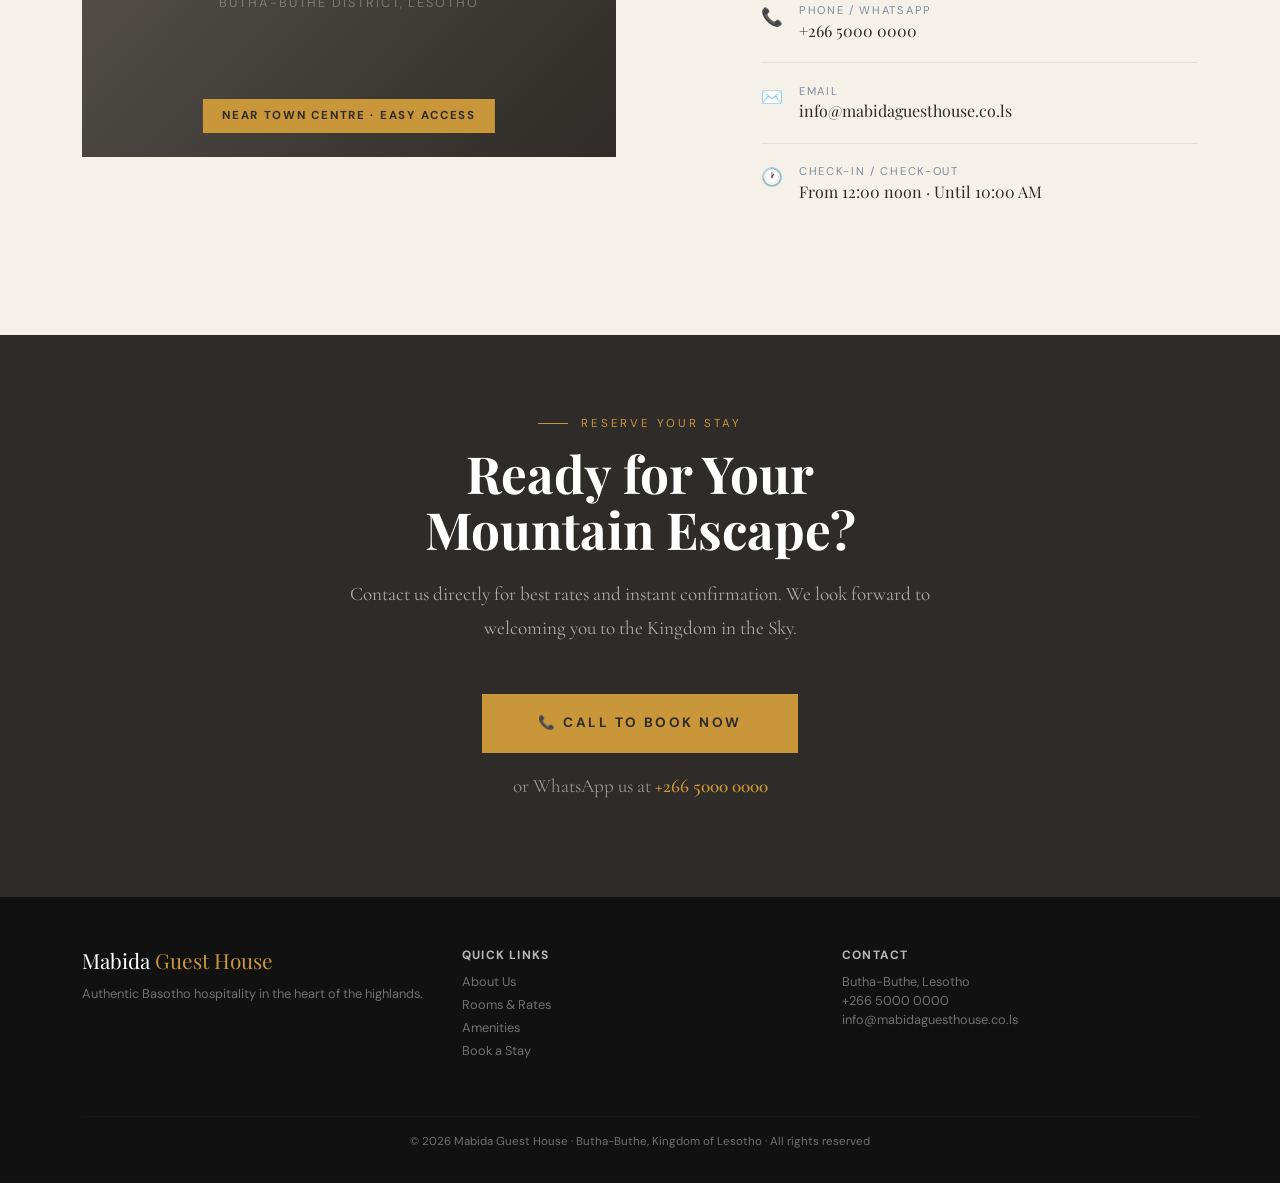
<file: mabida_guest_house.html>
<!DOCTYPE html>
<html lang="en">
<head>
<meta charset="UTF-8">
<meta name="viewport" content="width=device-width, initial-scale=1.0">
<title>Mabida Guest House</title>
<link href="https://cdn.jsdelivr.net/npm/bootstrap@5.3.0/dist/css/bootstrap.min.css" rel="stylesheet">
<link href="https://fonts.googleapis.com/css2?family=Playfair+Display:ital,wght@0,400;0,700;0,900;1,400&family=Cormorant+Garamond:wght@300;400;600&family=DM+Sans:wght@300;400;500&display=swap" rel="stylesheet">
<style>
  :root {
    --deep-grey: #5C5750;
    --gold: #C9963A;
    --cream: #F5F0E8;
    --text-dark: #1E1A17;
    --slate: #7B8FA1;
    --light-gold: #E8B96A;
    --charcoal: #2E2B28;
  }

  * { margin: 0; padding: 0; box-sizing: border-box; }

  html { scroll-behavior: smooth; }

  body {
    font-family: 'DM Sans', sans-serif;
    background: var(--cream);
    color: var(--text-dark);
    overflow-x: hidden;
  }

  /* ── NAVBAR ── */
  nav.navbar {
    position: fixed; top: 0; width: 100%; z-index: 1000;
    padding: 1.4rem 2.5rem;
    background: transparent;
    transition: background 0.5s ease, padding 0.4s ease;
  }
  nav.navbar.scrolled {
    background: rgba(30,26,23,0.96);
    padding: 0.8rem 2.5rem;
    backdrop-filter: blur(12px);
  }
  .navbar-brand {
    font-family: 'Playfair Display', serif;
    font-size: 1.5rem;
    color: #fff !important;
    letter-spacing: 0.04em;
  }
  .navbar-brand span { color: var(--gold); }
  .nav-link {
    color: rgba(255,255,255,0.85) !important;
    font-family: 'DM Sans', sans-serif;
    font-size: 0.82rem;
    letter-spacing: 0.12em;
    text-transform: uppercase;
    padding: 0.4rem 1.1rem !important;
    transition: color 0.3s;
  }
  .nav-link:hover { color: var(--gold) !important; }
  .btn-book-nav {
    background: var(--gold);
    color: var(--charcoal) !important;
    font-weight: 600;
    border-radius: 0;
    letter-spacing: 0.1em;
    padding: 0.5rem 1.4rem !important;
    transition: background 0.3s;
  }
  .btn-book-nav:hover { background: var(--light-gold); }

  /* ── HERO ── */
  .hero {
    position: relative;
    height: 100vh;
    min-height: 640px;
    overflow: hidden;
    display: flex; align-items: center;
  }
  .hero-img {
    position: absolute; inset: 0;
    background: var(--charcoal);
  }
  .hero-img img {
    width: 100%; height: 100%;
    object-fit: cover;
    object-position: center 30%;
    filter: brightness(0.55) saturate(0.9);
    transform: scale(1.04);
    animation: slowZoom 18s ease-out forwards;
  }
  @keyframes slowZoom {
    from { transform: scale(1.08); }
    to   { transform: scale(1.00); }
  }
  .hero-overlay {
    position: absolute; inset: 0;
    background: linear-gradient(
      to bottom,
      rgba(0,0,0,0.15) 0%,
      rgba(30,26,23,0.3) 60%,
      rgba(30,26,23,0.75) 100%
    );
  }
  .hero-content {
    position: relative; z-index: 2;
    padding-left: 7vw;
    animation: heroFadeUp 1.2s ease-out both;
  }
  @keyframes heroFadeUp {
    from { opacity: 0; transform: translateY(40px); }
    to   { opacity: 1; transform: translateY(0); }
  }
  .hero-eyebrow {
    font-family: 'DM Sans', sans-serif;
    font-size: 0.75rem;
    letter-spacing: 0.25em;
    text-transform: uppercase;
    color: var(--gold);
    margin-bottom: 1.2rem;
    display: flex; align-items: center; gap: 0.8rem;
  }
  .hero-eyebrow::before {
    content: '';
    display: inline-block; width: 40px; height: 1px;
    background: var(--gold);
  }
  .hero-title {
    font-family: 'Playfair Display', serif;
    font-size: clamp(3rem, 7vw, 6.5rem);
    font-weight: 900;
    color: #fff;
    line-height: 1.02;
    letter-spacing: -0.02em;
    margin-bottom: 0.3rem;
  }
  .hero-title em {
    font-style: italic;
    color: var(--gold);
    font-weight: 400;
  }
  .hero-sub {
    font-family: 'Cormorant Garamond', serif;
    font-size: clamp(1.1rem, 2vw, 1.5rem);
    font-weight: 300;
    color: rgba(255,255,255,0.75);
    margin-top: 0.7rem;
    letter-spacing: 0.04em;
  }
  .hero-cta {
    margin-top: 2.6rem;
    display: flex; align-items: center; gap: 1.5rem; flex-wrap: wrap;
  }
  .btn-primary-custom {
    background: var(--gold);
    color: var(--charcoal);
    border: none;
    padding: 1rem 2.4rem;
    font-family: 'DM Sans', sans-serif;
    font-weight: 600;
    font-size: 0.82rem;
    letter-spacing: 0.15em;
    text-transform: uppercase;
    text-decoration: none;
    display: inline-block;
    transition: background 0.3s, transform 0.2s;
  }
  .btn-primary-custom:hover { background: var(--light-gold); transform: translateY(-2px); }
  .btn-ghost-custom {
    background: transparent;
    color: #fff;
    border: 1px solid rgba(255,255,255,0.5);
    padding: 1rem 2.4rem;
    font-family: 'DM Sans', sans-serif;
    font-weight: 400;
    font-size: 0.82rem;
    letter-spacing: 0.15em;
    text-transform: uppercase;
    text-decoration: none;
    display: inline-block;
    transition: border-color 0.3s, color 0.3s;
  }
  .btn-ghost-custom:hover { border-color: var(--gold); color: var(--gold); }

  .hero-scroll-hint {
    position: absolute; bottom: 2.5rem; left: 50%; transform: translateX(-50%);
    z-index: 2;
    display: flex; flex-direction: column; align-items: center; gap: 0.5rem;
    color: rgba(255,255,255,0.5);
    font-size: 0.7rem; letter-spacing: 0.2em; text-transform: uppercase;
    animation: bounce 2.2s infinite;
  }
  .hero-scroll-hint::after {
    content: '';
    width: 1px; height: 50px;
    background: linear-gradient(to bottom, rgba(255,255,255,0.4), transparent);
  }
  @keyframes bounce {
    0%,100% { transform: translateX(-50%) translateY(0); }
    50%      { transform: translateX(-50%) translateY(8px); }
  }

  /* ── STATS BAR ── */
  .stats-bar {
    background: var(--charcoal);
    padding: 1.6rem 0;
  }
  .stat-item {
    text-align: center;
    padding: 0 1rem;
    border-right: 1px solid rgba(255,255,255,0.1);
  }
  .stat-item:last-child { border: none; }
  .stat-num {
    font-family: 'Playfair Display', serif;
    font-size: 2rem;
    color: var(--gold);
    line-height: 1;
  }
  .stat-label {
    font-size: 0.7rem;
    letter-spacing: 0.15em;
    text-transform: uppercase;
    color: rgba(255,255,255,0.5);
    margin-top: 0.3rem;
  }

  /* ── SECTION HELPERS ── */
  .section-eyebrow {
    font-size: 0.72rem;
    letter-spacing: 0.25em;
    text-transform: uppercase;
    color: var(--gold);
    margin-bottom: 0.8rem;
    display: flex; align-items: center; gap: 0.8rem;
  }
  .section-eyebrow::before {
    content: ''; width: 30px; height: 1px; background: var(--gold);
  }
  .section-title {
    font-family: 'Playfair Display', serif;
    font-size: clamp(2rem, 4vw, 3.2rem);
    font-weight: 700;
    line-height: 1.1;
    color: var(--charcoal);
    margin-bottom: 1.2rem;
  }
  .section-body {
    font-family: 'Cormorant Garamond', serif;
    font-size: 1.2rem;
    font-weight: 400;
    color: var(--deep-grey);
    line-height: 1.8;
  }
  .divider-gold {
    width: 60px; height: 2px;
    background: var(--gold);
    margin: 1.5rem 0;
  }

  /* ── ABOUT ── */
  .about-section { padding: 7rem 0; }
  .about-photo {
    position: relative;
  }
  .about-photo img {
    width: 100%; aspect-ratio: 4/3;
    object-fit: cover;
    filter: saturate(0.85);
  }
  .about-photo::before {
    content: '';
    position: absolute;
    top: -16px; left: -16px;
    width: 60%; height: 60%;
    border: 2px solid var(--gold);
    z-index: -1;
  }
  .about-photo::after {
    content: 'Est. 2024';
    position: absolute;
    bottom: -1.5rem; right: -1rem;
    background: var(--gold);
    color: var(--charcoal);
    font-family: 'DM Sans', sans-serif;
    font-size: 0.7rem;
    letter-spacing: 0.15em;
    text-transform: uppercase;
    padding: 0.7rem 1.2rem;
    font-weight: 600;
  }

  /* ── ROOMS ── */
  .rooms-section {
    background: var(--charcoal);
    padding: 7rem 0;
  }
  .rooms-section .section-title { color: #fff; }
  .rooms-section .section-body { color: rgba(255,255,255,0.6); }
  .room-card {
    background: #fff;
    overflow: hidden;
    transition: transform 0.4s ease;
    cursor: pointer;
  }
  .room-card:hover { transform: translateY(-8px); }
  .room-card-img {
    width: 100%; height: 240px;
    background: var(--deep-grey);
    position: relative;
    overflow: hidden;
    display: flex; align-items: center; justify-content: center;
  }
  .room-icon {
    font-size: 4rem;
    color: rgba(255,255,255,0.15);
  }
  .room-card-img-overlay {
    position: absolute; inset: 0;
    background: linear-gradient(to top, rgba(0,0,0,0.5), transparent);
  }
  .room-card-img.deluxe  { background: linear-gradient(135deg, #4a4540, #2a2724); }
  .room-card-img.suite   { background: linear-gradient(135deg, #3a3530, #1e1b18); }
  .room-card-img.dining  { background: linear-gradient(135deg, #5C5750, #3a3530); }
  .room-badge {
    position: absolute; top: 1rem; left: 1rem;
    background: var(--gold);
    color: var(--charcoal);
    font-size: 0.68rem;
    font-weight: 700;
    letter-spacing: 0.12em;
    text-transform: uppercase;
    padding: 0.35rem 0.85rem;
  }
  .room-card-body { padding: 1.8rem; }
  .room-name {
    font-family: 'Playfair Display', serif;
    font-size: 1.35rem;
    font-weight: 700;
    color: var(--charcoal);
    margin-bottom: 0.5rem;
  }
  .room-desc {
    font-family: 'Cormorant Garamond', serif;
    font-size: 1.05rem;
    color: var(--deep-grey);
    line-height: 1.6;
    margin-bottom: 1.2rem;
  }
  .room-features {
    display: flex; flex-wrap: wrap; gap: 0.5rem;
    margin-bottom: 1.4rem;
  }
  .room-feat-tag {
    background: var(--cream);
    color: var(--deep-grey);
    font-size: 0.68rem;
    letter-spacing: 0.1em;
    text-transform: uppercase;
    padding: 0.3rem 0.7rem;
  }
  .room-price {
    display: flex; align-items: baseline; gap: 0.4rem;
  }
  .room-price .amount {
    font-family: 'Playfair Display', serif;
    font-size: 1.8rem;
    color: var(--gold);
    line-height: 1;
  }
  .room-price .unit {
    font-size: 0.75rem;
    color: var(--deep-grey);
    letter-spacing: 0.1em;
  }

  /* ── AMENITIES ── */
  .amenities-section { padding: 7rem 0; background: var(--cream); }
  .amenity-item {
    display: flex; align-items: flex-start; gap: 1.2rem;
    padding: 1.8rem;
    background: #fff;
    border-bottom: 3px solid transparent;
    transition: border-color 0.3s, transform 0.3s;
    height: 100%;
  }
  .amenity-item:hover { border-color: var(--gold); transform: translateY(-4px); }
  .amenity-icon {
    width: 48px; height: 48px; flex-shrink: 0;
    background: var(--gold);
    display: flex; align-items: center; justify-content: center;
    font-size: 1.4rem;
  }
  .amenity-name {
    font-family: 'Playfair Display', serif;
    font-size: 1rem;
    font-weight: 700;
    color: var(--charcoal);
    margin-bottom: 0.3rem;
  }
  .amenity-desc {
    font-size: 0.85rem;
    color: var(--deep-grey);
    line-height: 1.5;
  }

  /* ── TESTIMONIALS ── */
  .testimonials-section {
    background: var(--deep-grey);
    padding: 7rem 0;
  }
  .testimonials-section .section-title { color: #fff; }
  .testimonial-card {
    background: rgba(255,255,255,0.07);
    border: 1px solid rgba(255,255,255,0.1);
    padding: 2.5rem;
    height: 100%;
  }
  .testimonial-quote {
    font-family: 'Cormorant Garamond', serif;
    font-size: 1.3rem;
    font-style: italic;
    color: rgba(255,255,255,0.85);
    line-height: 1.7;
    margin-bottom: 1.5rem;
  }
  .testimonial-quote::before { content: '\201C'; font-size: 3rem; color: var(--gold); line-height: 0.4; vertical-align: -0.5rem; margin-right: 0.3rem; }
  .testimonial-author {
    font-size: 0.78rem;
    letter-spacing: 0.15em;
    text-transform: uppercase;
    color: var(--gold);
    font-weight: 600;
  }
  .testimonial-origin { font-size: 0.75rem; color: rgba(255,255,255,0.4); margin-top: 0.2rem; }
  .stars { color: var(--gold); font-size: 0.85rem; margin-bottom: 1rem; letter-spacing: 0.1em; }

  /* ── LOCATION ── */
  .location-section { padding: 7rem 0; }
  .location-map-placeholder {
    background: linear-gradient(135deg, var(--deep-grey), var(--charcoal));
    height: 380px;
    display: flex; align-items: center; justify-content: center;
    position: relative;
    overflow: hidden;
  }
  .map-pin { font-size: 3rem; color: var(--gold); animation: pinDrop 1s ease-out; }
  @keyframes pinDrop {
    from { transform: translateY(-40px); opacity: 0; }
    to   { transform: translateY(0);    opacity: 1; }
  }
  .map-label {
    position: absolute; bottom: 1.5rem; left: 50%; transform: translateX(-50%);
    background: var(--gold); color: var(--charcoal);
    font-size: 0.72rem; font-weight: 700; letter-spacing: 0.15em;
    text-transform: uppercase; padding: 0.5rem 1.2rem;
    white-space: nowrap;
  }
  .contact-details .detail {
    display: flex; gap: 1rem; align-items: flex-start;
    padding: 1.2rem 0;
    border-bottom: 1px solid rgba(0,0,0,0.07);
  }
  .contact-details .detail:last-child { border: none; }
  .detail-icon { color: var(--gold); font-size: 1.1rem; flex-shrink: 0; margin-top: 0.1rem; }
  .detail-label { font-size: 0.7rem; letter-spacing: 0.15em; text-transform: uppercase; color: var(--slate); }
  .detail-value { font-family: 'Playfair Display', serif; font-size: 1rem; color: var(--charcoal); }

  /* ── BOOKING CTA ── */
  .booking-section {
    background: var(--charcoal);
    padding: 5rem 0;
    text-align: center;
  }
  .booking-section .section-title { color: #fff; }
  .booking-section .section-body { color: rgba(255,255,255,0.6); }
  .btn-book-large {
    background: var(--gold);
    color: var(--charcoal);
    border: none;
    padding: 1.2rem 3.5rem;
    font-family: 'DM Sans', sans-serif;
    font-weight: 700;
    font-size: 0.85rem;
    letter-spacing: 0.18em;
    text-transform: uppercase;
    text-decoration: none;
    display: inline-block;
    margin-top: 2rem;
    transition: background 0.3s, transform 0.2s;
  }
  .btn-book-large:hover { background: var(--light-gold); transform: translateY(-3px); color: var(--charcoal); }
  .phone-cta {
    margin-top: 1.2rem;
    font-family: 'Cormorant Garamond', serif;
    font-size: 1.2rem;
    color: rgba(255,255,255,0.5);
  }
  .phone-cta a {
    color: var(--gold);
    text-decoration: none;
    font-weight: 600;
  }

  /* ── FOOTER ── */
  footer {
    background: #111;
    padding: 3rem 0 2rem;
    color: rgba(255,255,255,0.4);
    font-size: 0.8rem;
  }
  footer .footer-brand {
    font-family: 'Playfair Display', serif;
    font-size: 1.3rem;
    color: #fff;
    margin-bottom: 0.5rem;
  }
  footer .footer-brand span { color: var(--gold); }
  footer a { color: rgba(255,255,255,0.4); text-decoration: none; }
  footer a:hover { color: var(--gold); }
  .footer-divider { border-color: rgba(255,255,255,0.08); margin: 2rem 0 1rem; }

  /* ── ANIMATIONS ON SCROLL ── */
  .fade-in { opacity: 0; transform: translateY(30px); transition: opacity 0.8s ease, transform 0.8s ease; }
  .fade-in.visible { opacity: 1; transform: translateY(0); }
  .fade-in-left  { opacity: 0; transform: translateX(-30px); transition: opacity 0.8s ease, transform 0.8s ease; }
  .fade-in-left.visible  { opacity: 1; transform: translateX(0); }
  .fade-in-right { opacity: 0; transform: translateX(30px);  transition: opacity 0.8s ease, transform 0.8s ease; }
  .fade-in-right.visible { opacity: 1; transform: translateX(0); }
  .delay-1 { transition-delay: 0.15s !important; }
  .delay-2 { transition-delay: 0.30s !important; }
  .delay-3 { transition-delay: 0.45s !important; }

  @media (max-width: 768px) {
    .hero-content { padding-left: 1.5rem; }
    .about-photo::before { display: none; }
    .about-photo::after { right: 0; bottom: -1.2rem; }
    .stat-item { border: none; padding: 0.5rem; }
    nav.navbar { padding: 1rem 1.2rem; }
  }
</style>
</head>
<body>

<!-- NAVBAR -->
<nav class="navbar navbar-expand-lg" id="mainNav">
  <div class="container-fluid">
    <a class="navbar-brand" href="#">Mabida <span>Guest House</span></a>
    <button class="navbar-toggler border-0" type="button" data-bs-toggle="collapse" data-bs-target="#navMenu" style="filter:invert(1)">
      <span class="navbar-toggler-icon"></span>
    </button>
    <div class="collapse navbar-collapse justify-content-end" id="navMenu">
      <ul class="navbar-nav align-items-center gap-1">
        <li class="nav-item"><a class="nav-link" href="#about">About</a></li>
        <li class="nav-item"><a class="nav-link" href="#rooms">Rooms</a></li>
        <li class="nav-item"><a class="nav-link" href="#amenities">Amenities</a></li>
        <li class="nav-item"><a class="nav-link" href="#location">Location</a></li>
        <li class="nav-item ms-2"><a class="nav-link btn-book-nav" href="#book">Book Now</a></li>
      </ul>
    </div>
  </div>
</nav>

<!-- HERO -->
<section class="hero">
  <div class="hero-img">
    <img src="[data-uri]" alt="Mabida Guest House exterior" />
  </div>
  <div class="hero-overlay"></div>
  <div class="hero-content">
    <div class="hero-eyebrow">Butha-Buthe, Kingdom of Lesotho</div>
    <h1 class="hero-title">
      Rest in<br><em>Mountain</em><br>Comfort
    </h1>
    <p class="hero-sub">Where Highland Hospitality Meets Home</p>
    <div class="hero-cta">
      <a href="#book" class="btn-primary-custom">Reserve Your Stay</a>
      <a href="#rooms" class="btn-ghost-custom">Explore Rooms</a>
    </div>
  </div>
  <div class="hero-scroll-hint">Scroll</div>
</section>

<!-- STATS BAR -->
<div class="stats-bar">
  <div class="container">
    <div class="row text-center">
      <div class="col-6 col-md-3"><div class="stat-item"><div class="stat-num">10+</div><div class="stat-label">Guest Rooms</div></div></div>
      <div class="col-6 col-md-3"><div class="stat-item"><div class="stat-num">24/7</div><div class="stat-label">Hot Water</div></div></div>
      <div class="col-6 col-md-3"><div class="stat-item"><div class="stat-num">★ 4.8</div><div class="stat-label">Guest Rating</div></div></div>
      <div class="col-6 col-md-3"><div class="stat-item"><div class="stat-num">1 km</div><div class="stat-label">To Town Centre</div></div></div>
    </div>
  </div>
</div>

<!-- ABOUT -->
<section class="about-section" id="about">
  <div class="container">
    <div class="row align-items-center g-5">
      <div class="col-lg-5 fade-in-left">
        <div class="about-photo">
          <img src="[data-uri]" alt="Mabida Guest House" />
        </div>
      </div>
      <div class="col-lg-6 offset-lg-1 fade-in-right">
        <div class="section-eyebrow">Our Story</div>
        <h2 class="section-title">A True Highland<br>Retreat</h2>
        <div class="divider-gold"></div>
        <p class="section-body">
          Nestled in the heart of Butha-Buthe, Mabida Guest House offers travellers a warm, authentic Basotho welcome. Set against the dramatic backdrop of the Maloti Mountains, our modern en-suite rooms combine comfort with the soul of the Kingdom in the Sky.
        </p>
        <p class="section-body mt-3">
          Whether you're here for business, mountain exploration, or simply a peaceful stopover on your journey through Lesotho — Mabida is your home away from home.
        </p>
        <a href="#book" class="btn-primary-custom mt-4 d-inline-block">Check Availability</a>
      </div>
    </div>
  </div>
</section>

<!-- ROOMS -->
<section class="rooms-section" id="rooms">
  <div class="container">
    <div class="row mb-5">
      <div class="col-lg-6 fade-in">
        <div class="section-eyebrow" style="color:var(--gold)">Accommodation</div>
        <h2 class="section-title" style="color:#fff">Thoughtfully Designed Rooms</h2>
        <p class="section-body">Each room is finished with care — clean, bright, and equipped for your comfort in the highlands.</p>
      </div>
    </div>
    <div class="row g-4">
      <div class="col-md-4 fade-in delay-1">
        <div class="room-card">
          <div class="room-card-img deluxe">
            <img src="WhiteBedding.jpg">
            <div class="room-card-img-overlay"></div>
            <div class="room-badge">Most Popular</div>
          </div>
          <div class="room-card-body">
            <div class="room-name">Deluxe En-Suite</div>
            <p class="room-desc">Spacious and bright with private en-suite bathroom, solar-heated water and mountain views from your window.</p>
            <div class="room-features">
              <span class="room-feat-tag">En-Suite Bath</span>
              <span class="room-feat-tag">Solar Hot Water</span>
              <span class="room-feat-tag">Wi-Fi</span>
              <span class="room-feat-tag">TV</span>
            </div>
            <div class="room-price"><span class="amount">M450</span><span class="unit">/ night</span></div>
          </div>
        </div>
      </div>
      <div class="col-md-4 fade-in delay-2">
        <div class="room-card">
          <div class="room-card-img suite">
            <span class="room-icon">🏔</span>
            <div class="room-card-img-overlay"></div>
          </div>
          <div class="room-card-body">
            <div class="room-name">Family Suite</div>
            <p class="room-desc">Perfect for families or groups — extra space, twin configuration, and all the amenities for a relaxed stay.</p>
            <div class="room-features">
              <span class="room-feat-tag">Twin Beds</span>
              <span class="room-feat-tag">En-Suite</span>
              <span class="room-feat-tag">Wi-Fi</span>
              <span class="room-feat-tag">Wardrobe</span>
            </div>
            <div class="room-price"><span class="amount">M680</span><span class="unit">/ night</span></div>
          </div>
        </div>
      </div>
      <div class="col-md-4 fade-in delay-3">
        <div class="room-card">
          <div class="room-card-img dining">
            <span class="room-icon">🍽</span>
            <div class="room-card-img-overlay"></div>
            <div class="room-badge">Included</div>
          </div>
          <div class="room-card-body">
            <div class="room-name">Dining & Breakfast</div>
            <p class="room-desc">Our on-site dining room serves hearty Basotho-inspired breakfasts and home-cooked evening meals on request.</p>
            <div class="room-features">
              <span class="room-feat-tag">Breakfast Incl.</span>
              <span class="room-feat-tag">Evening Meals</span>
              <span class="room-feat-tag">Local Cuisine</span>
            </div>
            <div class="room-price"><span class="amount">M120</span><span class="unit">per meal</span></div>
          </div>
        </div>
      </div>
    </div>
  </div>
</section>

<!-- AMENITIES -->
<section class="amenities-section" id="amenities">
  <div class="container">
    <div class="row mb-5">
      <div class="col-lg-5 fade-in">
        <div class="section-eyebrow">What We Offer</div>
        <h2 class="section-title">Every Comfort,<br>Every Detail</h2>
      </div>
    </div>
    <div class="row g-4">
      <div class="col-md-6 col-lg-3 fade-in delay-1">
        <div class="amenity-item">
          <div class="amenity-icon">☀️</div>
          <div><div class="amenity-name">Solar Hot Water</div><div class="amenity-desc">24-hour reliable hot water powered by rooftop solar systems</div></div>
        </div>
      </div>
      <div class="col-md-6 col-lg-3 fade-in delay-2">
        <div class="amenity-item">
          <div class="amenity-icon">📡</div>
          <div><div class="amenity-name">Free Wi-Fi</div><div class="amenity-desc">Stay connected throughout your visit with complimentary internet</div></div>
        </div>
      </div>
      <div class="col-md-6 col-lg-3 fade-in delay-3">
        <div class="amenity-item">
          <div class="amenity-icon">🅿️</div>
          <div><div class="amenity-name">Free Parking</div><div class="amenity-desc">Secure, on-site vehicle parking for all registered guests</div></div>
        </div>
      </div>
      <div class="col-md-6 col-lg-3 fade-in delay-1">
        <div class="amenity-item">
          <div class="amenity-icon">🔒</div>
          <div><div class="amenity-name">24/7 Security</div><div class="amenity-desc">Around-the-clock security for your peace of mind</div></div>
        </div>
      </div>
      <div class="col-md-6 col-lg-3 fade-in delay-2">
        <div class="amenity-item">
          <div class="amenity-icon">🍳</div>
          <div><div class="amenity-name">On-Site Dining</div><div class="amenity-desc">Home-cooked Basotho meals in our warm, welcoming dining room</div></div>
        </div>
      </div>
      <div class="col-md-6 col-lg-3 fade-in delay-3">
        <div class="amenity-item">
          <div class="amenity-icon">🏔</div>
          <div><div class="amenity-name">Mountain Views</div><div class="amenity-desc">Wake up to the breathtaking Maloti Mountain scenery</div></div>
        </div>
      </div>
      <div class="col-md-6 col-lg-3 fade-in delay-1">
        <div class="amenity-item">
          <div class="amenity-icon">🧺</div>
          <div><div class="amenity-name">Laundry Service</div><div class="amenity-desc">On-request laundry service for longer stays</div></div>
        </div>
      </div>
      <div class="col-md-6 col-lg-3 fade-in delay-2">
        <div class="amenity-item">
          <div class="amenity-icon">🤝</div>
          <div><div class="amenity-name">Local Guidance</div><div class="amenity-desc">Staff ready to help with tours, transport and local tips</div></div>
        </div>
      </div>
    </div>
  </div>
</section>

<!-- TESTIMONIALS -->
<section class="testimonials-section" id="reviews">
  <div class="container">
    <div class="row mb-5">
      <div class="col-lg-5 fade-in">
        <div class="section-eyebrow">Guest Reviews</div>
        <h2 class="section-title">Voices of Our Guests</h2>
      </div>
    </div>
    <div class="row g-4">
      <div class="col-md-4 fade-in delay-1">
        <div class="testimonial-card">
          <div class="stars">★★★★★</div>
          <p class="testimonial-quote">Clean, comfortable and incredibly warm service. Felt like staying with family in the mountains. Would return without hesitation.</p>
          <div class="testimonial-author">Thabo M.</div>
          <div class="testimonial-origin">Maseru, Lesotho</div>
        </div>
      </div>
      <div class="col-md-4 fade-in delay-2">
        <div class="testimonial-card">
          <div class="stars">★★★★★</div>
          <p class="testimonial-quote">Best value accommodation in Butha-Buthe. The breakfast was exceptional and the rooms spotless. A hidden gem in the highlands.</p>
          <div class="testimonial-author">Sarah K.</div>
          <div class="testimonial-origin">Johannesburg, South Africa</div>
        </div>
      </div>
      <div class="col-md-4 fade-in delay-3">
        <div class="testimonial-card">
          <div class="stars">★★★★☆</div>
          <p class="testimonial-quote">Perfect base for exploring the mountains. Staff went out of their way to arrange a local guide for our hiking trip. Truly memorable.</p>
          <div class="testimonial-author">James O.</div>
          <div class="testimonial-origin">Nairobi, Kenya</div>
        </div>
      </div>
    </div>
  </div>
</section>

<!-- LOCATION -->
<section class="location-section" id="location">
  <div class="container">
    <div class="row g-5 align-items-center">
      <div class="col-lg-6 fade-in-left">
        <div class="location-map-placeholder">
          <div class="text-center">
            <div class="map-pin">📍</div>
            <p style="color:rgba(255,255,255,0.3); font-size:0.8rem; margin-top:1rem; letter-spacing:0.15em; text-transform:uppercase;">Butha-Buthe District, Lesotho</p>
          </div>
          <div class="map-label">Near Town Centre · Easy Access</div>
        </div>
      </div>
      <div class="col-lg-5 offset-lg-1 fade-in-right">
        <div class="section-eyebrow">Find Us</div>
        <h2 class="section-title">Perfectly Located in the Highlands</h2>
        <div class="divider-gold"></div>
        <div class="contact-details">
          <div class="detail">
            <span class="detail-icon">📍</span>
            <div><div class="detail-label">Address</div><div class="detail-value">Butha-Buthe Town, Butha-Buthe District, Lesotho</div></div>
          </div>
          <div class="detail">
            <span class="detail-icon">📞</span>
            <div><div class="detail-label">Phone / WhatsApp</div><div class="detail-value"><a href="tel:+26650000000" style="color:var(--charcoal);text-decoration:none">+266 5000 0000</a></div></div>
          </div>
          <div class="detail">
            <span class="detail-icon">✉️</span>
            <div><div class="detail-label">Email</div><div class="detail-value"><a href="mailto:info@mabidaguesthouse.co.ls" style="color:var(--charcoal);text-decoration:none">info@mabidaguesthouse.co.ls</a></div></div>
          </div>
          <div class="detail">
            <span class="detail-icon">🕐</span>
            <div><div class="detail-label">Check-in / Check-out</div><div class="detail-value">From 12:00 noon · Until 10:00 AM</div></div>
          </div>
        </div>
      </div>
    </div>
  </div>
</section>

<!-- BOOKING CTA -->
<section class="booking-section" id="book">
  <div class="container">
    <div class="row justify-content-center fade-in">
      <div class="col-lg-7 text-center">
        <div class="section-eyebrow justify-content-center" style="justify-content:center!important">Reserve Your Stay</div>
        <h2 class="section-title">Ready for Your<br>Mountain Escape?</h2>
        <p class="section-body mt-2">Contact us directly for best rates and instant confirmation. We look forward to welcoming you to the Kingdom in the Sky.</p>
        <a href="tel:+26650000000" class="btn-book-large">📞 Call to Book Now</a>
        <p class="phone-cta">or WhatsApp us at <a href="https://wa.me/26650000000">+266 5000 0000</a></p>
      </div>
    </div>
  </div>
</section>

<!-- FOOTER -->
<footer>
  <div class="container">
    <div class="row">
      <div class="col-md-4 mb-4">
        <div class="footer-brand">Mabida <span>Guest House</span></div>
        <p>Authentic Basotho hospitality in the heart of the highlands.</p>
      </div>
      <div class="col-md-4 mb-4">
        <strong style="color:rgba(255,255,255,0.7); letter-spacing:0.1em; font-size:0.75rem; text-transform:uppercase">Quick Links</strong>
        <div class="mt-2 d-flex flex-column gap-1">
          <a href="#about">About Us</a>
          <a href="#rooms">Rooms & Rates</a>
          <a href="#amenities">Amenities</a>
          <a href="#book">Book a Stay</a>
        </div>
      </div>
      <div class="col-md-4 mb-4">
        <strong style="color:rgba(255,255,255,0.7); letter-spacing:0.1em; font-size:0.75rem; text-transform:uppercase">Contact</strong>
        <div class="mt-2">
          <div>Butha-Buthe, Lesotho</div>
          <div>+266 5000 0000</div>
          <div>info@mabidaguesthouse.co.ls</div>
        </div>
      </div>
    </div>
    <hr class="footer-divider">
    <div class="text-center" style="font-size:0.72rem">
      &copy; 2026 Mabida Guest House · Butha-Buthe, Kingdom of Lesotho · All rights reserved
    </div>
  </div>
</footer>

<script src="https://cdn.jsdelivr.net/npm/bootstrap@5.3.0/dist/js/bootstrap.bundle.min.js"></script>
<script>
  // Navbar scroll effect
  const nav = document.getElementById('mainNav');
  window.addEventListener('scroll', () => {
    nav.classList.toggle('scrolled', window.scrollY > 60);
  });

  // Intersection observer for animations
  const observer = new IntersectionObserver((entries) => {
    entries.forEach(e => { if (e.isIntersecting) e.target.classList.add('visible'); });
  }, { threshold: 0.12 });
  document.querySelectorAll('.fade-in, .fade-in-left, .fade-in-right').forEach(el => observer.observe(el));
</script>
</body>
</html>
</file>
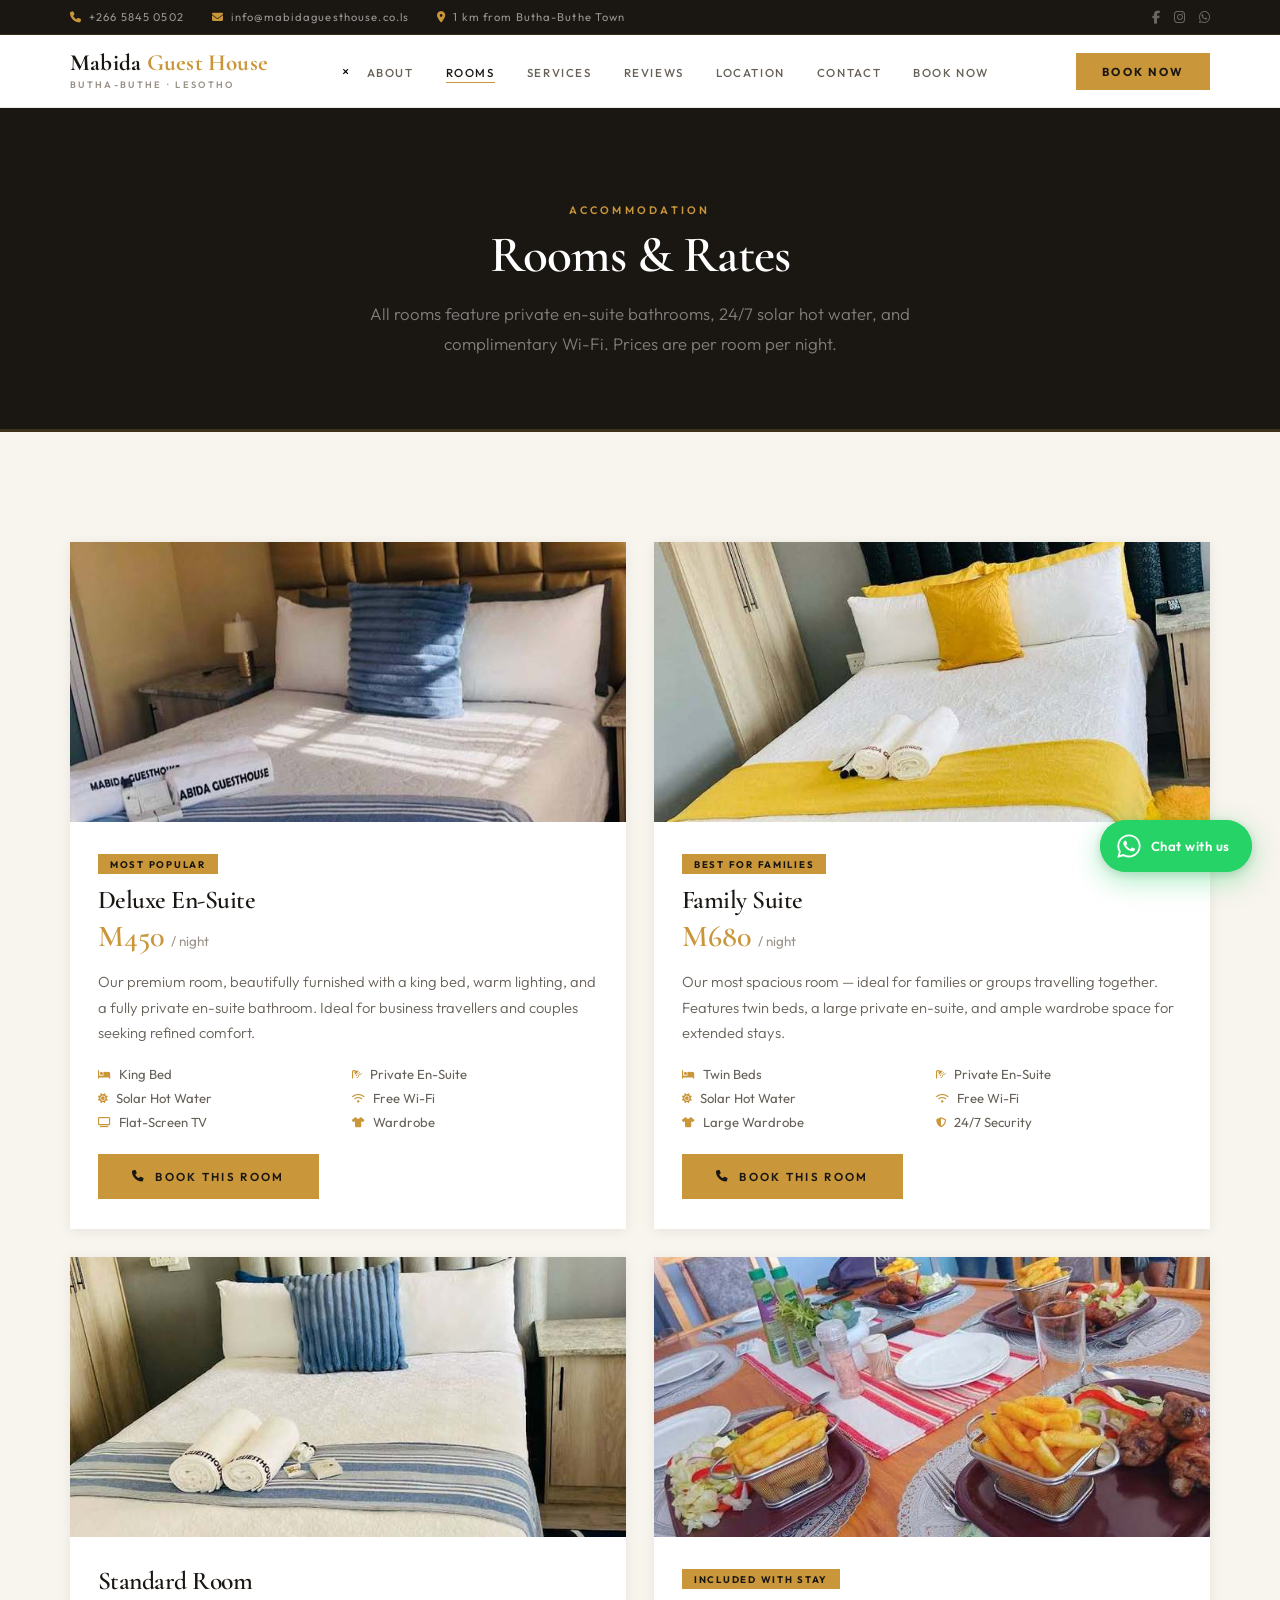
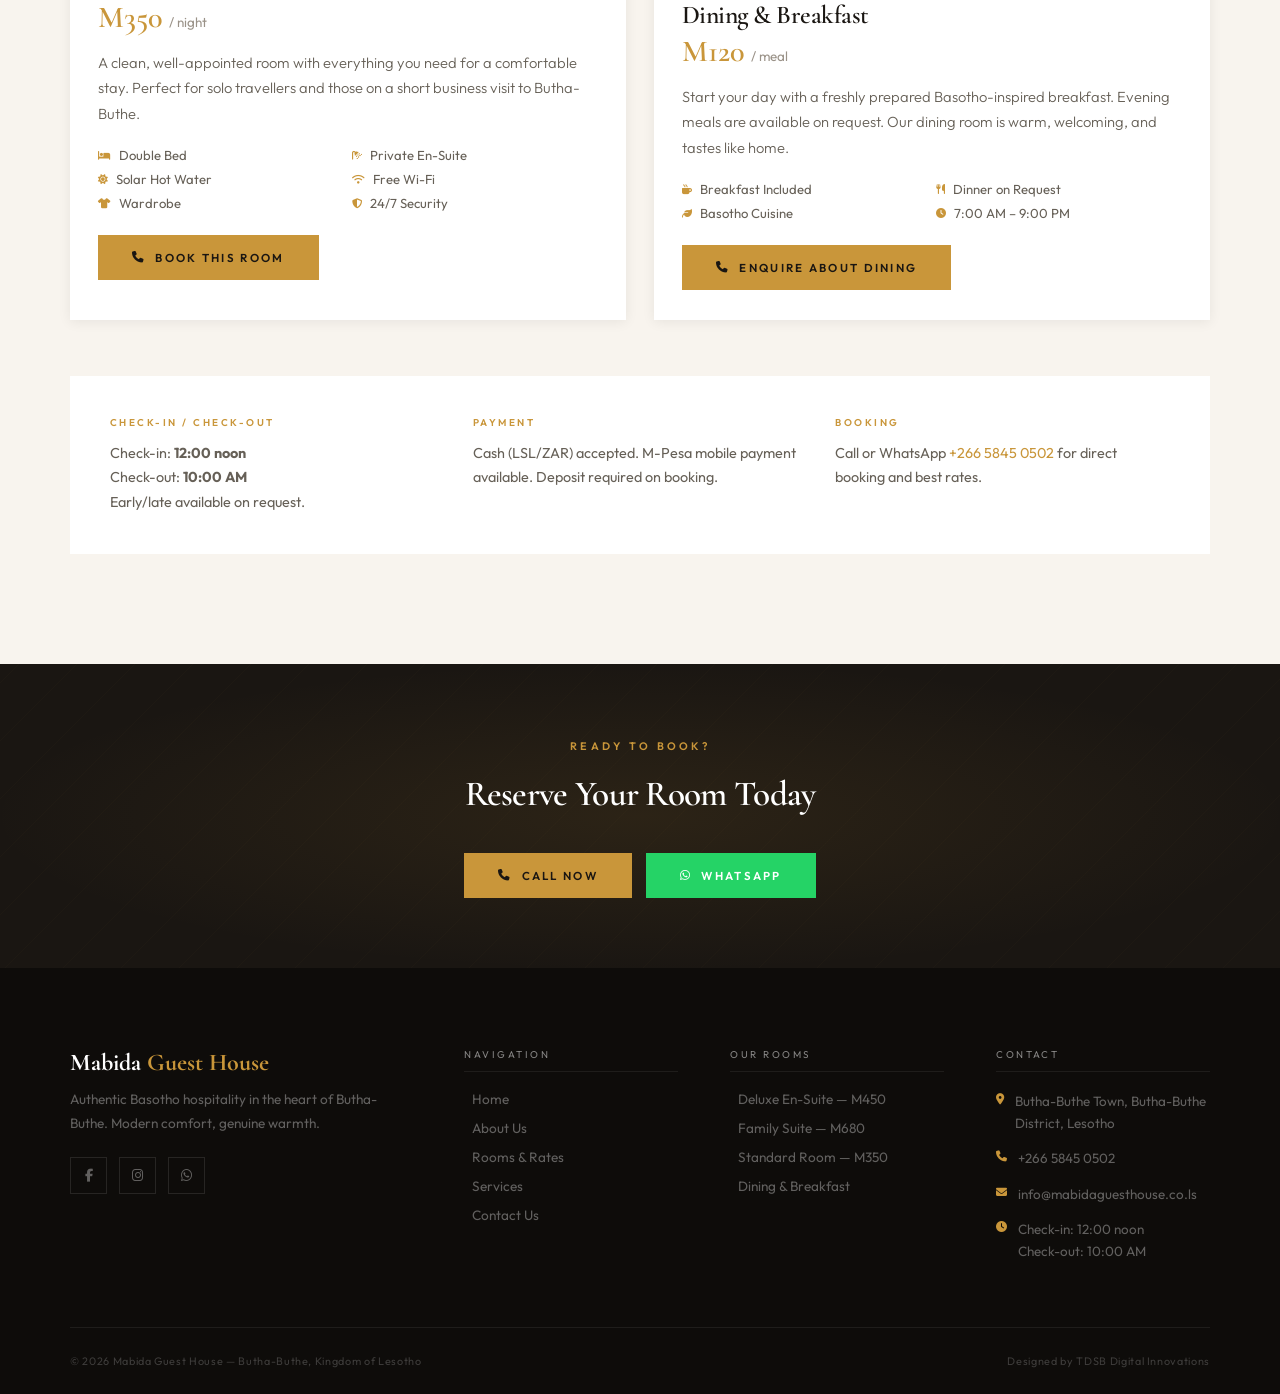
<file: rooms.html>
<!DOCTYPE html>
<html lang="en">
<head>
<meta charset="UTF-8">
<meta name="viewport" content="width=device-width, initial-scale=1.0">
<meta name="description" content="Mabida Guest House rooms — Deluxe En-Suite, Family Suite, Standard Room. All with private en-suite bathrooms and 24/7 solar hot water. Butha-Buthe, Lesotho.">
<title>Rooms &amp; Rates — Mabida Guest House</title>
<link rel="preconnect" href="https://fonts.googleapis.com">
<link rel="preconnect" href="https://fonts.gstatic.com" crossorigin>
<link href="https://fonts.googleapis.com/css2?family=Cormorant+Garamond:ital,wght@0,400;0,600;0,700;1,400;1,600&family=Outfit:wght@300;400;500;600;700&display=swap" rel="stylesheet">
<link rel="stylesheet" href="https://cdnjs.cloudflare.com/ajax/libs/font-awesome/6.5.1/css/all.min.css">
<link rel="stylesheet" href="assets/css/style.css">
</head>
<body>
<div class="announce-bar">
  <div class="container">
    <div class="announce-bar__inner">
      <div class="announce-bar__contacts">
        <a href="tel:+26658450502"><i class="fa-solid fa-phone"></i><span>+266 5845 0502</span></a>
        <a href="mailto:info@mabidaguesthouse.co.ls"><i class="fa-solid fa-envelope"></i><span>info@mabidaguesthouse.co.ls</span></a>
        <a href="index.html#location"><i class="fa-solid fa-location-dot"></i><span>1 km from Butha-Buthe Town</span></a>
      </div>
      <div class="announce-bar__social">
        <a href="#" aria-label="Facebook"><i class="fa-brands fa-facebook-f"></i></a>
        <a href="#" aria-label="Instagram"><i class="fa-brands fa-instagram"></i></a>
        <a href="https://wa.me/26658450502" aria-label="WhatsApp"><i class="fa-brands fa-whatsapp"></i></a>
      </div>
    </div>
  </div>
</div>
<nav class="navbar" id="navbar">
  <div class="container">
    <div class="navbar__inner">
      <a href="index.html" class="navbar__logo">
        <span class="navbar__logo-name">Mabida <span>Guest House</span></span>
        <span class="navbar__logo-sub">Butha-Buthe &middot; Lesotho</span>
      </a>
      <ul class="navbar__links" id="navLinks">
        <button class="navbar__close" id="navClose" aria-label="Close">&times;</button>
        <li><a href="index.html#about">About</a></li>
        <li><a href="rooms.html" class="active">Rooms</a></li>
        <li><a href="index.html#whyus">Services</a></li>
        <li><a href="index.html#reviews">Reviews</a></li>
        <li><a href="index.html#location">Location</a></li>
        <li><a href="contact.html">Contact</a></li>
        <li><a href="tel:+26658450502" class="nav-book-mobile">Book Now</a></li>
      </ul>
      <a href="tel:+26658450502" class="navbar__cta">Book Now</a>
      <button class="navbar__burger" id="navBurger" aria-label="Menu">
        <span></span><span></span><span></span>
      </button>
    </div>
  </div>
</nav>
<section class="page-hero">
  <div class="container">
    <div class="eyebrow">Accommodation</div>
    <h1 class="section-heading">Rooms &amp; Rates</h1>
    <p class="section-sub">All rooms feature private en-suite bathrooms, 24/7 solar hot water, and complimentary Wi-Fi. Prices are per room per night.</p>
  </div>
</section>
<section class="section-pad" style="background:var(--body-bg)">
  <div class="container">
    <div class="rooms-page__grid">

      <div class="room-detail-card reveal d1">
        <img class="room-detail-card__img" src="[data-uri]" alt="Deluxe En-Suite Room" loading="lazy">
        <div class="room-detail-card__body">
          <div class="room-detail-card__badge">Most Popular</div>
          <h2 class="room-detail-card__name">Deluxe En-Suite</h2>
          <div class="room-detail-card__price-row">
            <span class="room-detail-card__price">M450</span>
            <span class="room-detail-card__per">/ night</span>
          </div>
          <p class="room-detail-card__desc">Our premium room, beautifully furnished with a king bed, warm lighting, and a fully private en-suite bathroom. Ideal for business travellers and couples seeking refined comfort.</p>
          <div class="room-detail-card__features">
            <div class="room-detail-card__feature"><i class="fa-solid fa-bed"></i> King Bed</div>
            <div class="room-detail-card__feature"><i class="fa-solid fa-shower"></i> Private En-Suite</div>
            <div class="room-detail-card__feature"><i class="fa-solid fa-sun"></i> Solar Hot Water</div>
            <div class="room-detail-card__feature"><i class="fa-solid fa-wifi"></i> Free Wi-Fi</div>
            <div class="room-detail-card__feature"><i class="fa-solid fa-tv"></i> Flat-Screen TV</div>
            <div class="room-detail-card__feature"><i class="fa-solid fa-shirt"></i> Wardrobe</div>
          </div>
          <a href="tel:+26658450502" class="btn btn--gold"><i class="fa-solid fa-phone"></i> Book This Room</a>
        </div>
      </div>

      <div class="room-detail-card reveal d2">
        <img class="room-detail-card__img" src="[data-uri]" alt="Family Suite" loading="lazy">
        <div class="room-detail-card__body">
          <div class="room-detail-card__badge">Best for Families</div>
          <h2 class="room-detail-card__name">Family Suite</h2>
          <div class="room-detail-card__price-row">
            <span class="room-detail-card__price">M680</span>
            <span class="room-detail-card__per">/ night</span>
          </div>
          <p class="room-detail-card__desc">Our most spacious room — ideal for families or groups travelling together. Features twin beds, a large private en-suite, and ample wardrobe space for extended stays.</p>
          <div class="room-detail-card__features">
            <div class="room-detail-card__feature"><i class="fa-solid fa-bed"></i> Twin Beds</div>
            <div class="room-detail-card__feature"><i class="fa-solid fa-shower"></i> Private En-Suite</div>
            <div class="room-detail-card__feature"><i class="fa-solid fa-sun"></i> Solar Hot Water</div>
            <div class="room-detail-card__feature"><i class="fa-solid fa-wifi"></i> Free Wi-Fi</div>
            <div class="room-detail-card__feature"><i class="fa-solid fa-shirt"></i> Large Wardrobe</div>
            <div class="room-detail-card__feature"><i class="fa-solid fa-shield-halved"></i> 24/7 Security</div>
          </div>
          <a href="tel:+26658450502" class="btn btn--gold"><i class="fa-solid fa-phone"></i> Book This Room</a>
        </div>
      </div>

      <div class="room-detail-card reveal d3">
        <img class="room-detail-card__img" src="[data-uri]" alt="Standard Room" loading="lazy">
        <div class="room-detail-card__body">
          <h2 class="room-detail-card__name">Standard Room</h2>
          <div class="room-detail-card__price-row">
            <span class="room-detail-card__price">M350</span>
            <span class="room-detail-card__per">/ night</span>
          </div>
          <p class="room-detail-card__desc">A clean, well-appointed room with everything you need for a comfortable stay. Perfect for solo travellers and those on a short business visit to Butha-Buthe.</p>
          <div class="room-detail-card__features">
            <div class="room-detail-card__feature"><i class="fa-solid fa-bed"></i> Double Bed</div>
            <div class="room-detail-card__feature"><i class="fa-solid fa-shower"></i> Private En-Suite</div>
            <div class="room-detail-card__feature"><i class="fa-solid fa-sun"></i> Solar Hot Water</div>
            <div class="room-detail-card__feature"><i class="fa-solid fa-wifi"></i> Free Wi-Fi</div>
            <div class="room-detail-card__feature"><i class="fa-solid fa-shirt"></i> Wardrobe</div>
            <div class="room-detail-card__feature"><i class="fa-solid fa-shield-halved"></i> 24/7 Security</div>
          </div>
          <a href="tel:+26658450502" class="btn btn--gold"><i class="fa-solid fa-phone"></i> Book This Room</a>
        </div>
      </div>

      <div class="room-detail-card reveal d4">
        <img class="room-detail-card__img" src="[data-uri]" alt="Dining & Breakfast" loading="lazy">
        <div class="room-detail-card__body">
          <div class="room-detail-card__badge">Included with stay</div>
          <h2 class="room-detail-card__name">Dining &amp; Breakfast</h2>
          <div class="room-detail-card__price-row">
            <span class="room-detail-card__price">M120</span>
            <span class="room-detail-card__per">/ meal</span>
          </div>
          <p class="room-detail-card__desc">Start your day with a freshly prepared Basotho-inspired breakfast. Evening meals are available on request. Our dining room is warm, welcoming, and tastes like home.</p>
          <div class="room-detail-card__features">
            <div class="room-detail-card__feature"><i class="fa-solid fa-mug-hot"></i> Breakfast Included</div>
            <div class="room-detail-card__feature"><i class="fa-solid fa-utensils"></i> Dinner on Request</div>
            <div class="room-detail-card__feature"><i class="fa-solid fa-leaf"></i> Basotho Cuisine</div>
            <div class="room-detail-card__feature"><i class="fa-solid fa-clock"></i> 7:00 AM &ndash; 9:00 PM</div>
          </div>
          <a href="tel:+26658450502" class="btn btn--gold"><i class="fa-solid fa-phone"></i> Enquire About Dining</a>
        </div>
      </div>

    </div>
    <!-- Policies -->
    <div class="reveal" style="margin-top:56px;background:var(--white);padding:40px 40px;display:grid;grid-template-columns:repeat(3,1fr);gap:28px">
      <div>
        <div style="font-size:.62rem;font-weight:600;letter-spacing:.25em;text-transform:uppercase;color:var(--gold);margin-bottom:12px">Check-In / Check-Out</div>
        <p style="font-size:.9rem;line-height:1.7;color:var(--grey-text)">Check-in: <strong>12:00 noon</strong><br>Check-out: <strong>10:00 AM</strong><br>Early/late available on request.</p>
      </div>
      <div>
        <div style="font-size:.62rem;font-weight:600;letter-spacing:.25em;text-transform:uppercase;color:var(--gold);margin-bottom:12px">Payment</div>
        <p style="font-size:.9rem;line-height:1.7;color:var(--grey-text)">Cash (LSL/ZAR) accepted. M-Pesa mobile payment available. Deposit required on booking.</p>
      </div>
      <div>
        <div style="font-size:.62rem;font-weight:600;letter-spacing:.25em;text-transform:uppercase;color:var(--gold);margin-bottom:12px">Booking</div>
        <p style="font-size:.9rem;line-height:1.7;color:var(--grey-text)">Call or WhatsApp <a href="tel:+26658450502" style="color:var(--gold)">+266 5845 0502</a> for direct booking and best rates.</p>
      </div>
    </div>
  </div>
</section>
<!-- CTA -->
<section class="cta-banner section-pad--sm">
  <div class="container">
    <div class="cta-banner__inner reveal" style="max-width:560px">
      <div class="eyebrow">Ready to Book?</div>
      <h2 class="section-heading" style="font-size:2.2rem">Reserve Your Room Today</h2>
      <div class="cta-banner__actions">
        <a href="tel:+26658450502" class="btn btn--gold"><i class="fa-solid fa-phone"></i> Call Now</a>
        <a href="https://wa.me/26658450502" target="_blank" class="btn btn--wa"><i class="fa-brands fa-whatsapp"></i> WhatsApp</a>
      </div>
    </div>
  </div>
</section>
<footer class="footer">
  <div class="container">
    <div class="footer__grid">
      <div>
        <div class="footer__brand-name">Mabida <span>Guest House</span></div>
        <p class="footer__tagline">Authentic Basotho hospitality in the heart of Butha-Buthe. Modern comfort, genuine warmth.</p>
        <div class="footer__social">
          <a href="#" aria-label="Facebook"><i class="fa-brands fa-facebook-f"></i></a>
          <a href="#" aria-label="Instagram"><i class="fa-brands fa-instagram"></i></a>
          <a href="https://wa.me/26658450502" aria-label="WhatsApp"><i class="fa-brands fa-whatsapp"></i></a>
        </div>
      </div>
      <div>
        <div class="footer__col-title">Navigation</div>
        <ul class="footer__links">
          <li><a href="index.html">Home</a></li>
          <li><a href="index.html#about">About Us</a></li>
          <li><a href="rooms.html">Rooms &amp; Rates</a></li>
          <li><a href="index.html#whyus">Services</a></li>
          <li><a href="contact.html">Contact Us</a></li>
        </ul>
      </div>
      <div>
        <div class="footer__col-title">Our Rooms</div>
        <ul class="footer__links">
          <li><a href="rooms.html">Deluxe En-Suite &mdash; M450</a></li>
          <li><a href="rooms.html">Family Suite &mdash; M680</a></li>
          <li><a href="rooms.html">Standard Room &mdash; M350</a></li>
          <li><a href="rooms.html">Dining &amp; Breakfast</a></li>
        </ul>
      </div>
      <div>
        <div class="footer__col-title">Contact</div>
        <div class="footer__contact-item"><i class="fa-solid fa-location-dot"></i><span>Butha-Buthe Town, Butha-Buthe District, Lesotho</span></div>
        <div class="footer__contact-item"><i class="fa-solid fa-phone"></i><span><a href="tel:+26658450502">+266 5845 0502</a></span></div>
        <div class="footer__contact-item"><i class="fa-solid fa-envelope"></i><span><a href="mailto:info@mabidaguesthouse.co.ls">info@mabidaguesthouse.co.ls</a></span></div>
        <div class="footer__contact-item"><i class="fa-solid fa-clock"></i><span>Check-in: 12:00 noon<br>Check-out: 10:00 AM</span></div>
      </div>
    </div>
    <div class="footer__bottom">
      <span>&copy; 2026 Mabida Guest House &mdash; Butha-Buthe, Kingdom of Lesotho</span>
      <span>Designed by <a href="https://tdsb-digital-innovations24.github.io" target="_blank">TDSB Digital Innovations</a></span>
    </div>
  </div>
</footer>
<a href="https://wa.me/26658450502" target="_blank" rel="noopener noreferrer" class="wa-float" aria-label="Chat on WhatsApp">
  <svg xmlns="http://www.w3.org/2000/svg" viewBox="0 0 32 32" width="24" height="24" fill="#fff" style="flex-shrink:0"><path d="M16 .5C7.4.5.5 7.4.5 16c0 2.7.7 5.3 2 7.6L.5 31.5l8.2-2c2.2 1.2 4.7 1.8 7.3 1.8 8.6 0 15.5-6.9 15.5-15.5S24.6.5 16 .5zm0 28.3c-2.4 0-4.7-.6-6.7-1.8l-.5-.3-5 1.3 1.3-4.8-.3-.5C3.6 20.7 3 18.4 3 16 3 8.8 8.8 3 16 3s13 5.8 13 13-5.8 12.8-13 12.8zm7.1-9.6c-.4-.2-2.3-1.1-2.6-1.2-.4-.1-.6-.2-.9.2s-1 1.2-1.3 1.5c-.2.3-.5.3-.9.1-.4-.2-1.6-.6-3-1.8-1.1-1-1.8-2.2-2.1-2.6-.2-.4 0-.6.2-.8l.6-.7c.2-.2.2-.4.4-.6.1-.2.1-.4 0-.6-.1-.2-.9-2.1-1.2-2.9-.3-.8-.6-.7-.9-.7h-.7c-.3 0-.7.1-1 .4-.4.4-1.3 1.3-1.3 3.1s1.4 3.6 1.6 3.8c.2.3 2.7 4.1 6.5 5.7.9.4 1.6.6 2.2.8.9.3 1.8.2 2.4.1.7-.1 2.3-.9 2.6-1.8.3-.9.3-1.6.2-1.8-.1-.1-.3-.2-.7-.4z"/></svg>
  <span class="wa-label">Chat with us</span>
</a>
<script src="assets/js/main.js"></script>
</body>
</html>
</file>
<file: assets/css/style.css>
/* ================================================================
   MABIDA GUEST HOUSE — Main Stylesheet
   Production Build v1.0 — TDSB Digital Innovations
================================================================ */

/* ── Variables ─────────────────────────────────────────────── */
:root {
  --gold:        #C9963A;
  --gold-hover:  #E2B055;
  --gold-pale:   #F5EAD6;
  --charcoal:    #1A1612;
  --dark:        #0E0C0A;
  --mid-dark:    #2C2620;
  --body-bg:     #F8F4EE;
  --white:       #FFFFFF;
  --grey-text:   #666057;
  --grey-light:  #9A9288;
  --border:      rgba(0,0,0,0.08);
  --shadow-sm:   0 2px 12px rgba(0,0,0,0.07);
  --shadow-md:   0 8px 32px rgba(0,0,0,0.12);
  --shadow-lg:   0 20px 60px rgba(0,0,0,0.18);
  --ease:        cubic-bezier(0.25,0.46,0.45,0.94);
  --ease-out:    cubic-bezier(0.16,1,0.3,1);
  --nav-h:       72px;
}

/* ── Reset ─────────────────────────────────────────────────── */
*,*::before,*::after{box-sizing:border-box;margin:0;padding:0}
html{scroll-behavior:smooth;font-size:16px}
body{
  font-family:'Outfit',sans-serif;
  background:var(--body-bg);
  color:var(--charcoal);
  overflow-x:hidden;
  -webkit-font-smoothing:antialiased;
}
img{display:block;max-width:100%;height:auto}
a{text-decoration:none;color:inherit;transition:color .3s}
ul,ol{list-style:none}
button{cursor:pointer;border:none;background:none;font-family:inherit}
input,textarea,select{font-family:inherit}
section{position:relative}

/* ── Typography ────────────────────────────────────────────── */
h1,h2,h3,h4,h5,h6{
  font-family:'Cormorant Garamond',serif;
  font-weight:600;
  line-height:1.1;
  letter-spacing:-0.02em;
  color:var(--charcoal);
}

.eyebrow{
  display:inline-flex;
  align-items:center;
  gap:10px;
  font-size:.68rem;
  font-weight:600;
  letter-spacing:.3em;
  text-transform:uppercase;
  color:var(--gold);
  font-family:'Outfit',sans-serif;
}
.eyebrow::before{
  content:'';
  display:block;
  width:28px;height:1px;
  background:var(--gold);
  flex-shrink:0;
}

.section-heading{
  font-size:clamp(2.1rem,4vw,3.4rem);
  margin:.6em 0 .5em;
  line-height:1.07;
}
.section-sub{
  font-size:1.05rem;
  line-height:1.8;
  color:var(--grey-text);
  font-weight:300;
  max-width:56ch;
}
.gold-bar{
  width:48px;height:2px;
  background:linear-gradient(90deg,var(--gold),var(--gold-hover));
  margin:1rem 0 1.6rem;
}

/* ── Layout ─────────────────────────────────────────────────── */
.container{width:100%;max-width:1220px;margin:0 auto;padding:0 40px}
.container--wide{width:100%;max-width:1400px;margin:0 auto;padding:0 40px}
@media(max-width:768px){.container,.container--wide{padding:0 20px}}

.section-pad{padding:110px 0}
.section-pad--sm{padding:70px 0}

/* ── Buttons ────────────────────────────────────────────────── */
.btn{
  display:inline-flex;align-items:center;gap:9px;
  font-family:'Outfit',sans-serif;
  font-size:.72rem;font-weight:600;
  letter-spacing:.2em;text-transform:uppercase;
  padding:15px 34px;
  transition:all .35s var(--ease);
  cursor:pointer;white-space:nowrap;
  border:none;
}
.btn--gold{background:var(--gold);color:var(--charcoal)}
.btn--gold:hover{background:var(--gold-hover);transform:translateY(-3px);box-shadow:0 12px 28px rgba(201,150,58,.35);color:var(--charcoal)}
.btn--outline{background:transparent;color:var(--white);border:1.5px solid rgba(255,255,255,.45)}
.btn--outline:hover{border-color:var(--gold);color:var(--gold);transform:translateY(-3px)}
.btn--dark{background:var(--charcoal);color:var(--white)}
.btn--dark:hover{background:var(--mid-dark);transform:translateY(-3px);color:var(--white)}
.btn--outline-dark{background:transparent;color:var(--charcoal);border:1.5px solid var(--border)}
.btn--outline-dark:hover{border-color:var(--gold);color:var(--gold)}
.btn--wa{background:#25D366;color:var(--white)}
.btn--wa:hover{background:#1ebe5d;transform:translateY(-3px);box-shadow:0 12px 28px rgba(37,211,102,.35);color:var(--white)}

/* ── Announce Bar ───────────────────────────────────────────── */
.announce-bar{
  background:var(--charcoal);
  padding:9px 0;
  border-bottom:1px solid rgba(201,150,58,.18);
}
.announce-bar__inner{
  display:flex;justify-content:space-between;align-items:center;
  gap:20px;
}
.announce-bar__contacts{display:flex;gap:28px;align-items:center}
.announce-bar__contacts a{
  display:flex;align-items:center;gap:7px;
  font-size:.7rem;letter-spacing:.1em;
  color:rgba(255,255,255,.55);
  transition:color .3s;
}
.announce-bar__contacts a:hover{color:var(--gold)}
.announce-bar__contacts a i{color:var(--gold);font-size:11px}
.announce-bar__social{display:flex;gap:14px}
.announce-bar__social a{
  font-size:13px;color:rgba(255,255,255,.35);
  transition:color .3s;
}
.announce-bar__social a:hover{color:var(--gold)}
@media(max-width:680px){.announce-bar__contacts span:nth-child(2){display:none}}
@media(max-width:480px){.announce-bar{display:none}}

/* ── Navbar ─────────────────────────────────────────────────── */
.navbar{
  position:sticky;top:0;z-index:1000;
  background:var(--white);
  border-bottom:1px solid var(--border);
  transition:box-shadow .4s var(--ease);
}
.navbar.scrolled{box-shadow:0 4px 24px rgba(0,0,0,.1)}
.navbar__inner{
  display:flex;align-items:center;justify-content:space-between;
  height:var(--nav-h);
  gap:20px;
}
/* Logo */
.navbar__logo{
  display:flex;flex-direction:column;
  flex-shrink:0;
}
.navbar__logo-name{
  font-family:'Cormorant Garamond',serif;
  font-size:1.45rem;font-weight:700;
  color:var(--charcoal);letter-spacing:.01em;line-height:1;
}
.navbar__logo-name span{color:var(--gold)}
.navbar__logo-sub{
  font-size:.58rem;font-weight:600;
  letter-spacing:.25em;text-transform:uppercase;
  color:var(--grey-light);margin-top:3px;
}
/* Links */
.navbar__links{
  display:flex;align-items:center;gap:4px;
}
.navbar__links a{
  font-size:.72rem;font-weight:500;
  letter-spacing:.14em;text-transform:uppercase;
  color:var(--grey-text);
  padding:8px 14px;
  position:relative;
  transition:color .3s;
}
.navbar__links a::after{
  content:'';
  position:absolute;bottom:5px;left:14px;right:14px;
  height:1px;background:var(--gold);
  transform:scaleX(0);transition:transform .3s var(--ease);
}
.navbar__links a:hover,
.navbar__links a.active{color:var(--charcoal)}
.navbar__links a:hover::after,
.navbar__links a.active::after{transform:scaleX(1)}
.navbar__cta{
  font-size:.72rem;font-weight:700;
  letter-spacing:.18em;text-transform:uppercase;
  background:var(--gold);color:var(--charcoal);
  padding:11px 26px;
  transition:background .3s,transform .3s;
  white-space:nowrap;flex-shrink:0;
}
.navbar__cta:hover{background:var(--gold-hover);transform:translateY(-2px);color:var(--charcoal)}
/* Hamburger */
.navbar__burger{
  display:none;flex-direction:column;gap:5px;padding:6px;
}
.navbar__burger span{
  display:block;width:22px;height:1.5px;
  background:var(--charcoal);transition:.3s;
}
/* Mobile drawer */
@media(max-width:960px){
  .navbar__links{display:none}
  .navbar__burger{display:flex}
  .navbar__cta{display:none}

  .navbar__links.is-open{
    display:flex;flex-direction:column;
    position:fixed;inset:0;
    background:var(--charcoal);
    z-index:9999;
    justify-content:center;align-items:center;gap:0;
  }
  .navbar__links.is-open a{
    color:rgba(255,255,255,.65);font-size:1.1rem;
    padding:18px 36px;width:100%;text-align:center;
    letter-spacing:.2em;
  }
  .navbar__links.is-open a::after{display:none}
  .navbar__links.is-open a:hover{color:var(--gold)}
  .navbar__close{
    position:fixed;top:20px;right:22px;
    font-size:2rem;color:var(--white);
    cursor:pointer;z-index:10000;
    background:none;border:none;line-height:1;
  }
  .nav-book-mobile{
    display:block !important;
    background:var(--gold) !important;
    color:var(--charcoal) !important;
    margin-top:20px;
    width:auto !important;
    font-weight:700 !important;
    padding:15px 40px !important;
  }
  .nav-book-mobile::after{display:none !important}
}

/* ── Hero / Slider ──────────────────────────────────────────── */
.hero{
  position:relative;
  height:100vh;min-height:620px;
  overflow:hidden;
  background:var(--dark);
}
.hero__slides{position:absolute;inset:0}
.hero__slide{
  position:absolute;inset:0;opacity:0;
  transition:opacity 1.2s var(--ease);
}
.hero__slide.active{opacity:1}
.hero__slide img{
  width:100%;height:100%;
  object-fit:cover;object-position:center 35%;
  filter:brightness(.68) saturate(.85);
}
/* Gradient overlay */
.hero__overlay{
  position:absolute;inset:0;
  background:linear-gradient(
    100deg,
    rgba(14,12,10,.85) 0%,
    rgba(14,12,10,.45) 55%,
    rgba(14,12,10,.12) 100%
  );
  z-index:1;
}
/* Bottom gold accent line */
.hero__accent-line{
  position:absolute;bottom:0;left:0;right:0;height:3px;
  background:linear-gradient(90deg,var(--gold) 0%,var(--gold-hover) 35%,transparent 100%);
  z-index:5;
}
/* Content */
.hero__content{
  position:relative;z-index:3;
  height:100%;
  display:flex;align-items:center;
}
.hero__text{
  max-width:680px;
  padding-bottom:140px; /* clear stats strip */
  animation:fadeUp .9s var(--ease-out) both .15s;
}
.hero__eyebrow{
  font-family:'Outfit',sans-serif;
  font-size:.68rem;font-weight:600;
  letter-spacing:.35em;text-transform:uppercase;
  color:var(--gold);
  display:flex;align-items:center;gap:14px;
  margin-bottom:22px;
  animation:fadeUp .8s var(--ease-out) both .3s;
}
.hero__eyebrow::before{content:'';display:block;width:36px;height:1px;background:var(--gold)}
.hero__h1{
  font-family:'Cormorant Garamond',serif;
  font-size:clamp(3.4rem,8.5vw,7.5rem);
  font-weight:600;line-height:.93;
  letter-spacing:-0.035em;
  color:var(--white);
  animation:fadeUp .8s var(--ease-out) both .42s;
}
.hero__h1 em{
  font-style:italic;font-weight:400;
  color:var(--gold-hover);
}
.hero__desc{
  font-size:clamp(1rem,1.6vw,1.18rem);
  color:rgba(255,255,255,.58);
  font-weight:300;letter-spacing:.02em;
  margin-top:18px;line-height:1.75;
  animation:fadeUp .8s var(--ease-out) both .56s;
}
.hero__actions{
  display:flex;flex-wrap:wrap;gap:14px;
  margin-top:38px;
  animation:fadeUp .8s var(--ease-out) both .7s;
}
/* Slide arrows */
.hero__arrows{
  position:absolute;bottom:155px;right:44px;
  z-index:4;display:flex;gap:10px;
}
.hero__arrow{
  width:46px;height:46px;
  border:1px solid rgba(255,255,255,.25);
  display:flex;align-items:center;justify-content:center;
  color:rgba(255,255,255,.65);font-size:.85rem;
  cursor:pointer;transition:all .3s;
}
.hero__arrow:hover{border-color:var(--gold);color:var(--gold)}
/* Dots */
.hero__dots{
  position:absolute;bottom:155px;left:44px;
  z-index:4;display:flex;gap:8px;align-items:center;
}
.hero__dot{
  width:6px;height:6px;background:rgba(255,255,255,.35);
  border-radius:50%;cursor:pointer;transition:all .4s;
}
.hero__dot.active{background:var(--gold);width:22px;border-radius:3px}
/* Stats strip */
.hero__stats{
  position:absolute;bottom:0;left:0;right:0;z-index:4;
  background:rgba(14,12,10,.9);
  backdrop-filter:blur(16px);
  border-top:1px solid rgba(201,150,58,.2);
}
.hero__stats-inner{
  display:grid;grid-template-columns:repeat(4,1fr);
  max-width:1000px;margin:0 auto;padding:0 40px;
}
.hero__stat{
  padding:20px 16px;text-align:center;
  border-right:1px solid rgba(255,255,255,.07);
  transition:background .3s;
}
.hero__stat:last-child{border-right:none}
.hero__stat:hover{background:rgba(201,150,58,.07)}
.hero__stat-num{
  font-family:'Cormorant Garamond',serif;
  font-size:2.1rem;font-weight:600;
  color:var(--gold);line-height:1;
}
.hero__stat-lbl{
  font-size:.62rem;letter-spacing:.18em;text-transform:uppercase;
  color:rgba(255,255,255,.38);margin-top:5px;
}
/* Scroll hint */
.hero__scroll{
  position:absolute;bottom:155px;left:50%;
  transform:translateX(-50%);z-index:4;
  display:flex;flex-direction:column;align-items:center;gap:8px;
  color:rgba(255,255,255,.3);font-size:.6rem;letter-spacing:.22em;text-transform:uppercase;
  animation:fadeUp 1s var(--ease-out) both 1.2s;
}
.hero__scroll-line{
  width:1px;height:44px;
  background:linear-gradient(to bottom,rgba(255,255,255,.4),transparent);
  animation:scrollPulse 2.4s ease-in-out infinite;
}
@keyframes scrollPulse{
  0%,100%{transform:scaleY(1);opacity:.4}
  50%{transform:scaleY(1.35);opacity:.95}
}
@media(max-width:640px){
  .hero__h1{font-size:3rem}
  .hero__stats-inner{grid-template-columns:repeat(2,1fr)}
  .hero__stat:nth-child(2){border-right:none}
  .hero__stat:nth-child(3){border-right:1px solid rgba(255,255,255,.07)}
  .hero__arrows,.hero__dots{display:none}
  .hero__scroll{display:none}
}

/* ── Marquee Ticker ─────────────────────────────────────────── */
.ticker{
  background:var(--gold);
  padding:13px 0;overflow:hidden;
}
.ticker__track{
  display:flex;white-space:nowrap;
  animation:ticker 22s linear infinite;
}
.ticker__item{
  display:inline-flex;align-items:center;gap:16px;
  font-size:.72rem;font-weight:600;
  letter-spacing:.22em;text-transform:uppercase;
  color:var(--charcoal);padding:0 36px;
}
.ticker__item i{font-size:10px;opacity:.6}
@keyframes ticker{0%{transform:translateX(0)}100%{transform:translateX(-50%)}}

/* ── About ──────────────────────────────────────────────────── */
.about{background:var(--white)}
.about__grid{
  display:grid;grid-template-columns:1fr 1fr;
  gap:90px;align-items:center;
}
@media(max-width:900px){.about__grid{grid-template-columns:1fr;gap:56px}}
.about__images{position:relative}
.about__img-main{
  width:100%;aspect-ratio:5/4;
  object-fit:cover;
  box-shadow:var(--shadow-lg);
  position:relative;z-index:1;
}
/* Decorative corner frame */
.about__images::before{
  content:'';position:absolute;
  top:-18px;left:-18px;
  width:44%;height:44%;
  border:2px solid var(--gold);
  z-index:0;pointer-events:none;
}
/* Floating inset photo */
.about__img-inset{
  position:absolute;
  bottom:-28px;right:-24px;
  width:42%;aspect-ratio:1;
  object-fit:cover;
  border:4px solid var(--white);
  box-shadow:var(--shadow-md);
  z-index:2;
}
.about__badge{
  position:absolute;top:24px;right:-16px;
  background:var(--gold);color:var(--charcoal);
  font-size:.62rem;font-weight:700;
  letter-spacing:.2em;text-transform:uppercase;
  padding:11px 20px;z-index:3;
  writing-mode:unset;
}
.about__features{
  display:grid;grid-template-columns:1fr 1fr;
  gap:10px;margin-top:28px;
}
.about__feature{
  display:flex;align-items:center;gap:10px;
  background:var(--body-bg);
  padding:10px 14px;
  font-size:.84rem;color:var(--grey-text);
  font-weight:400;
  border-left:2px solid transparent;
  transition:border-color .3s,color .3s;
}
.about__feature:hover{border-color:var(--gold);color:var(--charcoal)}
.about__feature i{color:var(--gold);font-size:11px;flex-shrink:0}
@media(max-width:900px){
  .about__images::before{display:none}
  .about__img-inset{display:none}
  .about__badge{right:0}
}

/* ── How to Book ────────────────────────────────────────────── */
.howtobk{background:var(--body-bg)}
.howtobk__header{text-align:center;margin-bottom:64px}
.howtobk__header .eyebrow{justify-content:center}
.howtobk__header .eyebrow::before{display:none}
.howtobk__grid{
  display:grid;grid-template-columns:repeat(3,1fr);
  gap:32px;
}
@media(max-width:768px){.howtobk__grid{grid-template-columns:1fr}}
.howtobk__card{
  background:var(--white);
  padding:40px 34px;
  border-bottom:3px solid transparent;
  transition:border-color .35s,box-shadow .35s,transform .35s var(--ease);
  position:relative;
  overflow:hidden;
}
.howtobk__card:hover{
  border-color:var(--gold);
  transform:translateY(-6px);
  box-shadow:var(--shadow-md);
}
.howtobk__num{
  font-family:'Cormorant Garamond',serif;
  font-size:5.5rem;font-weight:700;
  color:var(--gold-pale);line-height:1;
  position:absolute;top:16px;right:20px;
  pointer-events:none;
  transition:color .35s;
}
.howtobk__card:hover .howtobk__num{color:rgba(201,150,58,.15)}
.howtobk__icon{
  width:52px;height:52px;
  background:var(--gold);
  display:flex;align-items:center;justify-content:center;
  color:var(--charcoal);font-size:1.1rem;
  margin-bottom:20px;
  transition:background .3s;
}
.howtobk__card:hover .howtobk__icon{background:var(--charcoal);color:var(--gold)}
.howtobk__title{
  font-size:1.3rem;
  margin-bottom:10px;
}
.howtobk__desc{
  font-size:.9rem;line-height:1.75;
  color:var(--grey-text);font-weight:300;
}
/* Step connector line */
@media(min-width:769px){
  .howtobk__grid{position:relative}
  .howtobk__grid::after{
    content:'';position:absolute;
    top:66px;left:calc(33.33% + 16px);right:calc(33.33% + 16px);
    height:1px;background:var(--gold);opacity:.25;
    pointer-events:none;
  }
}

/* ── Rooms ──────────────────────────────────────────────────── */
.rooms{background:var(--charcoal)}
.rooms .eyebrow{color:var(--gold)}
.rooms .eyebrow::before{background:var(--gold)}
.rooms__header{
  display:flex;align-items:flex-end;justify-content:space-between;
  gap:32px;margin-bottom:56px;flex-wrap:wrap;
}
.rooms__header .section-heading,.rooms__header .section-sub{color:var(--white)}
.rooms__header .section-sub{color:rgba(255,255,255,.45)}
/* Grid */
.rooms__grid{
  display:grid;
  grid-template-columns:1.65fr 1fr;
  grid-template-rows:auto auto;
  gap:3px;
}
@media(max-width:900px){.rooms__grid{grid-template-columns:1fr}}
.room-card{
  position:relative;overflow:hidden;
  background:var(--dark);cursor:pointer;
}
.room-card:first-child{grid-row:span 2}
@media(max-width:900px){.room-card:first-child{grid-row:span 1}}
.room-card__img{
  width:100%;height:100%;min-height:320px;
  object-fit:cover;display:block;
  transition:transform .8s var(--ease),filter .6s;
  filter:saturate(.8) brightness(.88);
}
.room-card:first-child .room-card__img{min-height:640px}
@media(max-width:640px){
  .room-card__img,.room-card:first-child .room-card__img{min-height:300px}
}
.room-card:hover .room-card__img{
  transform:scale(1.06);
  filter:saturate(1) brightness(.72);
}
.room-card__overlay{
  position:absolute;inset:0;
  background:linear-gradient(to top,rgba(14,12,10,.92) 0%,rgba(14,12,10,.08) 55%,transparent 100%);
  transition:background .5s;
}
.room-card:hover .room-card__overlay{
  background:linear-gradient(to top,rgba(14,12,10,.97) 0%,rgba(14,12,10,.28) 65%,rgba(14,12,10,.04) 100%);
}
.room-card__body{
  position:absolute;bottom:0;left:0;right:0;
  padding:28px 26px;z-index:2;
}
.room-card__badge{
  display:inline-block;
  background:var(--gold);color:var(--charcoal);
  font-size:.6rem;font-weight:700;
  letter-spacing:.18em;text-transform:uppercase;
  padding:4px 12px;margin-bottom:10px;
}
.room-card__name{
  font-family:'Cormorant Garamond',serif;
  font-size:1.55rem;font-weight:600;
  color:var(--white);margin-bottom:8px;
}
.room-card:first-child .room-card__name{font-size:2.1rem}
.room-card__price-row{display:flex;align-items:baseline;gap:6px;margin-bottom:12px}
.room-card__price{
  font-family:'Cormorant Garamond',serif;
  font-size:1.7rem;font-weight:600;color:var(--gold);line-height:1;
}
.room-card__per{font-size:.82rem;color:rgba(255,255,255,.4)}
.room-card__tags{
  display:flex;flex-wrap:wrap;gap:6px;
  max-height:0;overflow:hidden;
  transition:max-height .5s var(--ease),opacity .4s;
  opacity:0;
}
.room-card:hover .room-card__tags{max-height:80px;opacity:1}
.room-card__tag{
  font-size:.62rem;letter-spacing:.1em;text-transform:uppercase;
  color:rgba(255,255,255,.5);
  background:rgba(255,255,255,.08);
  padding:4px 10px;border:1px solid rgba(255,255,255,.1);
}
.rooms__cta{text-align:center;margin-top:52px}

/* ── Why Us ─────────────────────────────────────────────────── */
.whyus{background:var(--white)}
.whyus__header{text-align:center;margin-bottom:64px}
.whyus__header .eyebrow{justify-content:center}
.whyus__header .eyebrow::before{display:none}
.whyus__grid{
  display:grid;grid-template-columns:repeat(3,1fr);
  gap:3px;
}
@media(max-width:900px){.whyus__grid{grid-template-columns:1fr 1fr}}
@media(max-width:560px){.whyus__grid{grid-template-columns:1fr}}
.whyus__card{
  padding:42px 32px;
  background:var(--body-bg);
  border-bottom:3px solid transparent;
  transition:border-color .3s,box-shadow .35s,transform .35s var(--ease);
}
.whyus__card:hover{
  border-color:var(--gold);
  transform:translateY(-5px);
  box-shadow:var(--shadow-md);
  background:var(--white);
}
.whyus__icon{
  width:52px;height:52px;
  background:var(--gold-pale);
  display:flex;align-items:center;justify-content:center;
  font-size:1.1rem;color:var(--gold);
  margin-bottom:20px;
  transition:background .3s,color .3s;
}
.whyus__card:hover .whyus__icon{background:var(--gold);color:var(--charcoal)}
.whyus__title{font-size:1.15rem;margin-bottom:10px}
.whyus__desc{font-size:.88rem;line-height:1.75;color:var(--grey-text);font-weight:300}

/* ── Stats Counter ──────────────────────────────────────────── */
.stats{background:var(--mid-dark);padding:80px 0}
.stats__grid{
  display:grid;grid-template-columns:repeat(4,1fr);
  gap:0;
}
@media(max-width:700px){.stats__grid{grid-template-columns:repeat(2,1fr)}}
.stats__item{
  text-align:center;padding:32px 20px;
  border-right:1px solid rgba(255,255,255,.07);
}
.stats__item:last-child{border-right:none}
@media(max-width:700px){
  .stats__item:nth-child(2){border-right:none}
  .stats__item:nth-child(3){border-right:1px solid rgba(255,255,255,.07)}
}
.stats__num{
  font-family:'Cormorant Garamond',serif;
  font-size:3.2rem;font-weight:600;
  color:var(--gold);line-height:1;
  margin-bottom:8px;
}
.stats__lbl{
  font-size:.65rem;letter-spacing:.2em;text-transform:uppercase;
  color:rgba(255,255,255,.35);
}

/* ── Testimonials ───────────────────────────────────────────── */
.testimonials{
  background:var(--charcoal);
  position:relative;overflow:hidden;
}
.testimonials::before{
  content:'\201C';
  position:absolute;top:-80px;left:50%;transform:translateX(-50%);
  font-family:'Cormorant Garamond',serif;
  font-size:34rem;color:rgba(255,255,255,.018);
  line-height:1;pointer-events:none;user-select:none;
}
.testimonials .eyebrow{color:var(--gold)}
.testimonials .eyebrow::before{background:var(--gold)}
.testimonials__header{text-align:center;margin-bottom:60px}
.testimonials__header .eyebrow{justify-content:center}
.testimonials__header .eyebrow::before{display:none}
.testimonials__header .section-heading{color:var(--white)}
.testimonials__grid{
  display:grid;grid-template-columns:repeat(3,1fr);
  gap:24px;
}
@media(max-width:900px){.testimonials__grid{grid-template-columns:1fr}}
.review-card{
  background:rgba(255,255,255,.04);
  border:1px solid rgba(255,255,255,.07);
  padding:38px 30px;
  transition:background .3s,transform .35s var(--ease);
}
.review-card:hover{background:rgba(255,255,255,.09);transform:translateY(-5px)}
.review-card__stars{
  color:var(--gold);font-size:.85rem;
  letter-spacing:4px;margin-bottom:18px;
}
.review-card__quote{
  font-family:'Cormorant Garamond',serif;
  font-size:1.12rem;font-style:italic;
  color:rgba(255,255,255,.72);
  line-height:1.82;margin-bottom:24px;
  position:relative;
}
.review-card__quote::before{
  content:'\201C';
  font-size:3.2rem;color:var(--gold);
  line-height:0;vertical-align:-.5rem;
  margin-right:4px;
}
.review-card__author{
  font-size:.7rem;font-weight:700;
  letter-spacing:.18em;text-transform:uppercase;
  color:var(--gold);
}
.review-card__origin{
  font-size:.68rem;color:rgba(255,255,255,.28);
  margin-top:4px;letter-spacing:.06em;
}

/* ── Location / Contact ──────────────────────────────────────── */
.location{background:var(--body-bg)}
.location__grid{
  display:grid;grid-template-columns:1fr 1fr;
  gap:72px;align-items:start;
}
@media(max-width:900px){.location__grid{grid-template-columns:1fr;gap:52px}}
.location__map{
  width:100%;height:420px;
  box-shadow:var(--shadow-lg);overflow:hidden;
}
.location__map iframe{width:100%;height:100%;border:none;display:block}
.contact-rows{margin-top:28px}
.contact-row{
  display:flex;align-items:flex-start;gap:16px;
  padding:18px 0;border-bottom:1px solid var(--border);
}
.contact-row:last-child{border:none}
.contact-row__icon{
  width:42px;height:42px;flex-shrink:0;
  background:var(--gold-pale);
  display:flex;align-items:center;justify-content:center;
  color:var(--gold);font-size:13px;
  transition:background .3s,color .3s;
}
.contact-row:hover .contact-row__icon{background:var(--gold);color:var(--charcoal)}
.contact-row__lbl{
  font-size:.62rem;letter-spacing:.18em;text-transform:uppercase;
  color:var(--grey-light);margin-bottom:4px;
}
.contact-row__val{
  font-family:'Cormorant Garamond',serif;
  font-size:1.08rem;font-weight:600;
  color:var(--charcoal);
}
.contact-row__val a{color:var(--charcoal);transition:color .3s}
.contact-row__val a:hover{color:var(--gold)}

/* ── CTA Banner ─────────────────────────────────────────────── */
.cta-banner{
  background:var(--charcoal);text-align:center;
  position:relative;overflow:hidden;
}
.cta-banner::before{
  content:'';position:absolute;inset:0;
  background:radial-gradient(ellipse at center,rgba(201,150,58,.1) 0%,transparent 72%);
}
/* Subtle diagonal gold lines */
.cta-banner::after{
  content:'';position:absolute;inset:0;
  background:repeating-linear-gradient(
    -45deg,
    transparent 0,transparent 40px,
    rgba(201,150,58,.025) 40px,rgba(201,150,58,.025) 41px
  );
}
.cta-banner__inner{
  position:relative;z-index:1;
  max-width:660px;margin:0 auto;
}
.cta-banner .eyebrow{justify-content:center;color:var(--gold)}
.cta-banner .eyebrow::before{display:none}
.cta-banner .section-heading{color:var(--white)}
.cta-banner .section-sub{color:rgba(255,255,255,.45);max-width:100%;margin-top:16px}
.cta-banner__actions{
  display:flex;flex-wrap:wrap;gap:14px;
  justify-content:center;margin-top:40px;
}
.cta-banner__note{
  margin-top:22px;
  font-family:'Cormorant Garamond',serif;
  font-size:1rem;font-style:italic;
  color:rgba(255,255,255,.3);
}
.cta-banner__note a{color:var(--gold)}

/* ── Footer ─────────────────────────────────────────────────── */
.footer{background:var(--dark);padding:80px 0 26px}
.footer__grid{
  display:grid;grid-template-columns:1.6fr 1fr 1fr 1fr;
  gap:52px;
  padding-bottom:52px;
  border-bottom:1px solid rgba(255,255,255,.07);
  margin-bottom:26px;
}
@media(max-width:900px){.footer__grid{grid-template-columns:1fr 1fr;gap:36px}}
@media(max-width:500px){.footer__grid{grid-template-columns:1fr;gap:32px}}
.footer__brand-name{
  font-family:'Cormorant Garamond',serif;
  font-size:1.5rem;font-weight:700;
  color:var(--white);margin-bottom:10px;
}
.footer__brand-name span{color:var(--gold)}
.footer__tagline{
  font-size:.85rem;line-height:1.78;
  color:rgba(255,255,255,.35);margin-bottom:22px;
}
.footer__social{display:flex;gap:12px}
.footer__social a{
  width:37px;height:37px;
  border:1px solid rgba(255,255,255,.1);
  display:flex;align-items:center;justify-content:center;
  color:rgba(255,255,255,.35);font-size:13px;
  transition:all .3s;
}
.footer__social a:hover{border-color:var(--gold);color:var(--gold)}
.footer__col-title{
  font-size:.62rem;letter-spacing:.25em;text-transform:uppercase;
  color:rgba(255,255,255,.5);
  margin-bottom:18px;padding-bottom:10px;
  border-bottom:1px solid rgba(255,255,255,.07);
}
.footer__links{display:flex;flex-direction:column;gap:11px}
.footer__links a{
  font-size:.85rem;color:rgba(255,255,255,.35);
  transition:color .3s,padding-left .3s;
  display:flex;align-items:center;gap:8px;
}
.footer__links a::before{
  content:'';width:0;height:1px;
  background:var(--gold);transition:width .3s;flex-shrink:0;
}
.footer__links a:hover{color:var(--gold)}
.footer__links a:hover::before{width:14px}
.footer__contact-item{
  display:flex;gap:11px;align-items:flex-start;
  margin-bottom:13px;
}
.footer__contact-item i{color:var(--gold);font-size:11px;margin-top:4px;flex-shrink:0}
.footer__contact-item span{
  font-size:.84rem;color:rgba(255,255,255,.35);line-height:1.65;
}
.footer__contact-item a{color:rgba(255,255,255,.35);transition:color .3s}
.footer__contact-item a:hover{color:var(--gold)}
.footer__bottom{
  display:flex;align-items:center;justify-content:space-between;
  font-size:.68rem;color:rgba(255,255,255,.2);
  letter-spacing:.06em;flex-wrap:wrap;gap:10px;
}
.footer__bottom a{color:rgba(255,255,255,.2);transition:color .3s}
.footer__bottom a:hover{color:var(--gold)}

/* ── WhatsApp Float ─────────────────────────────────────────── */
.wa-float{
  position:fixed;bottom:28px;right:28px;z-index:9998;
  background:#25D366;color:var(--white);
  display:flex;align-items:center;gap:10px;
  padding:14px 22px 14px 17px;border-radius:50px;
  box-shadow:0 8px 28px rgba(37,211,102,.4),0 2px 10px rgba(0,0,0,.15);
  font-size:.82rem;font-weight:600;letter-spacing:.04em;
  transition:transform .35s var(--ease),box-shadow .35s;
  overflow:hidden;white-space:nowrap;
}
.wa-float:hover{
  transform:translateY(-5px) scale(1.03);
  box-shadow:0 16px 40px rgba(37,211,102,.5);
  color:var(--white);
}
.wa-float::before{
  content:'';position:absolute;inset:0;border-radius:50px;
  background:#25D366;animation:waPulse 2.8s ease-out infinite;z-index:-1;
}
@keyframes waPulse{
  0%{transform:scale(1);opacity:.6}
  70%,100%{transform:scale(1.45);opacity:0}
}
@media(max-width:600px){
  .wa-float{padding:15px;border-radius:50%;bottom:20px;right:20px}
  .wa-float .wa-label{display:none}
}

/* ── Scroll Reveal ──────────────────────────────────────────── */
.reveal{
  opacity:0;transform:translateY(34px);
  transition:opacity .9s var(--ease-out),transform .9s var(--ease-out);
}
.reveal.from-left {transform:translateX(-34px)}
.reveal.from-right{transform:translateX(34px)}
.reveal.visible{opacity:1;transform:none}
.d1{transition-delay:.06s}.d2{transition-delay:.14s}
.d3{transition-delay:.22s}.d4{transition-delay:.30s}
.d5{transition-delay:.38s}.d6{transition-delay:.46s}

/* ── Keyframes ──────────────────────────────────────────────── */
@keyframes fadeUp{
  from{opacity:0;transform:translateY(44px)}
  to{opacity:1;transform:none}
}

/* ── Page: Rooms ─────────────────────────────────────────────── */
.page-hero{
  background:var(--charcoal);
  padding:90px 0 70px;
  text-align:center;
  border-bottom:3px solid rgba(201,150,58,.2);
}
.page-hero .eyebrow{justify-content:center;color:var(--gold)}
.page-hero .eyebrow::before{display:none}
.page-hero .section-heading{color:var(--white);max-width:100%;margin:10px auto 16px}
.page-hero .section-sub{color:rgba(255,255,255,.45);margin:0 auto;text-align:center}

.rooms-page__grid{
  display:grid;
  grid-template-columns:repeat(2,1fr);
  gap:28px;
}
@media(max-width:768px){.rooms-page__grid{grid-template-columns:1fr}}
.room-detail-card{
  background:var(--white);
  overflow:hidden;
  box-shadow:var(--shadow-sm);
  transition:transform .35s var(--ease),box-shadow .35s;
}
.room-detail-card:hover{transform:translateY(-6px);box-shadow:var(--shadow-lg)}
.room-detail-card__img{
  width:100%;height:280px;object-fit:cover;display:block;
  transition:transform .7s var(--ease);
}
.room-detail-card:hover .room-detail-card__img{transform:scale(1.04)}
.room-detail-card__body{padding:30px 28px}
.room-detail-card__badge{
  display:inline-block;
  background:var(--gold);color:var(--charcoal);
  font-size:.6rem;font-weight:700;
  letter-spacing:.18em;text-transform:uppercase;
  padding:4px 12px;margin-bottom:12px;
}
.room-detail-card__name{font-size:1.6rem;margin-bottom:8px}
.room-detail-card__price-row{display:flex;align-items:baseline;gap:6px;margin-bottom:16px}
.room-detail-card__price{font-family:'Cormorant Garamond',serif;font-size:1.9rem;color:var(--gold);font-weight:600;line-height:1}
.room-detail-card__per{font-size:.84rem;color:var(--grey-light)}
.room-detail-card__desc{font-size:.92rem;line-height:1.75;color:var(--grey-text);margin-bottom:20px;font-weight:300}
.room-detail-card__features{
  display:grid;grid-template-columns:1fr 1fr;gap:8px;
  margin-bottom:24px;
}
.room-detail-card__feature{
  display:flex;align-items:center;gap:8px;
  font-size:.82rem;color:var(--grey-text);
}
.room-detail-card__feature i{color:var(--gold);font-size:10px;flex-shrink:0}

/* ── Page: Contact ───────────────────────────────────────────── */
.contact-page__grid{
  display:grid;grid-template-columns:1fr 1fr;
  gap:72px;align-items:start;
}
@media(max-width:900px){.contact-page__grid{grid-template-columns:1fr;gap:48px}}
.contact-form{background:var(--white);padding:44px 40px;box-shadow:var(--shadow-md)}
@media(max-width:600px){.contact-form{padding:28px 24px}}
.form-group{margin-bottom:20px}
.form-label{
  display:block;
  font-size:.68rem;font-weight:600;
  letter-spacing:.18em;text-transform:uppercase;
  color:var(--grey-light);margin-bottom:8px;
}
.form-input,.form-textarea,.form-select{
  width:100%;
  padding:13px 16px;
  background:var(--body-bg);
  border:1px solid var(--border);
  font-family:'Outfit',sans-serif;
  font-size:.92rem;color:var(--charcoal);
  outline:none;
  transition:border-color .3s,box-shadow .3s;
  -webkit-appearance:none;
}
.form-input:focus,.form-textarea:focus,.form-select:focus{
  border-color:var(--gold);
  box-shadow:0 0 0 3px rgba(201,150,58,.12);
}
.form-textarea{resize:vertical;min-height:130px}
.form-row{display:grid;grid-template-columns:1fr 1fr;gap:14px}
@media(max-width:600px){.form-row{grid-template-columns:1fr}}
</file>
